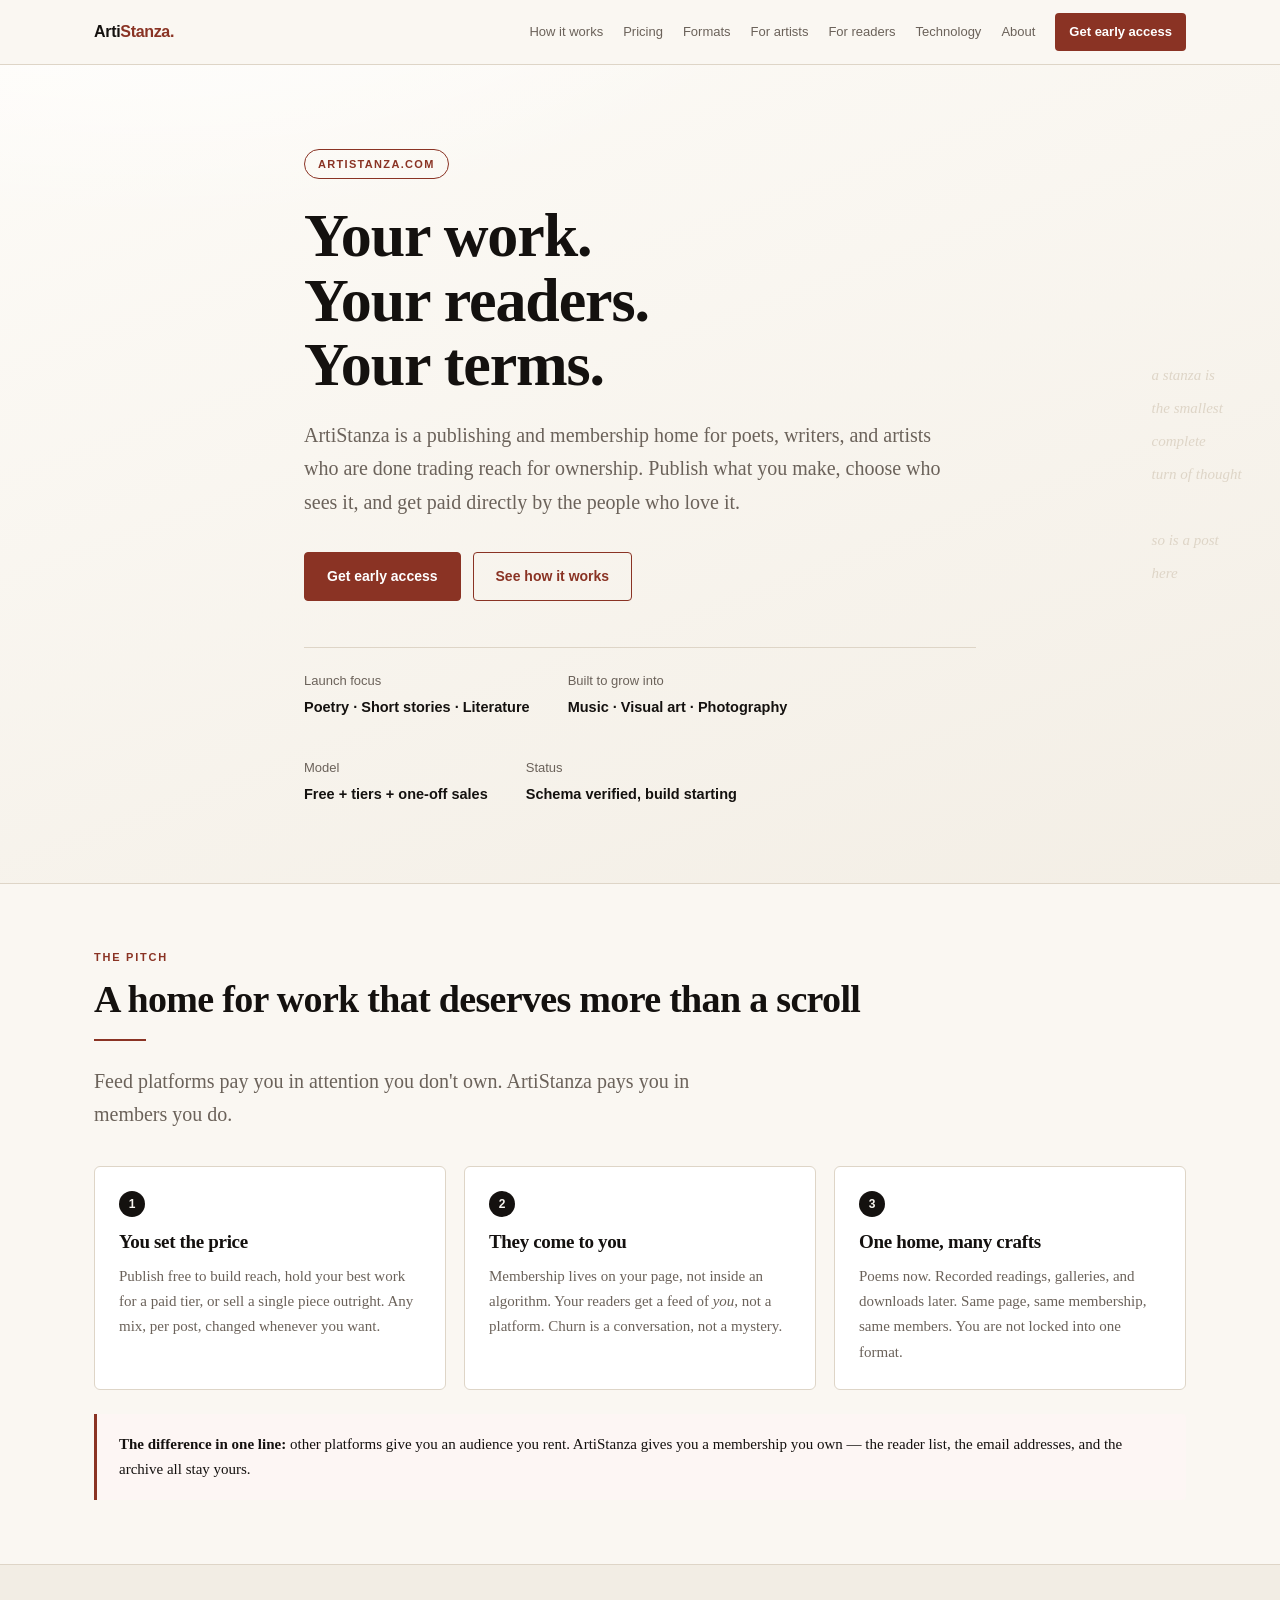
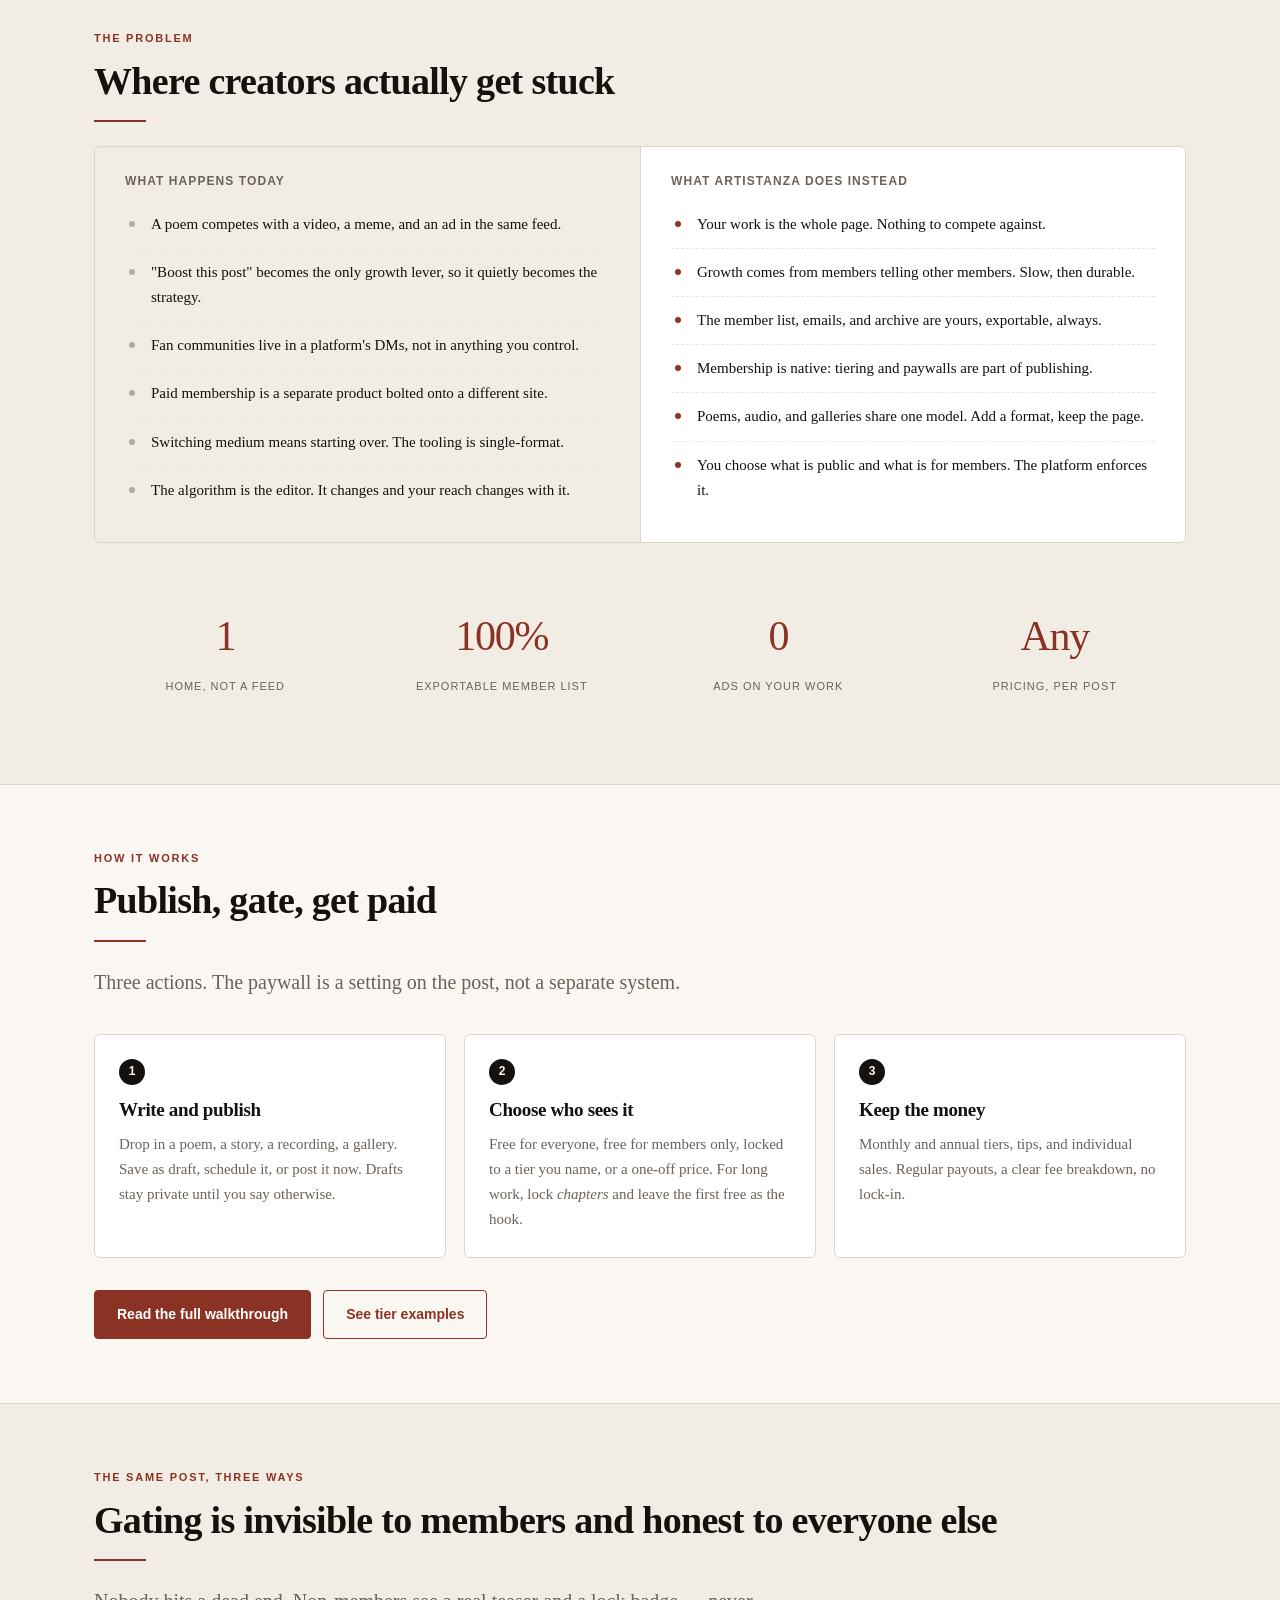
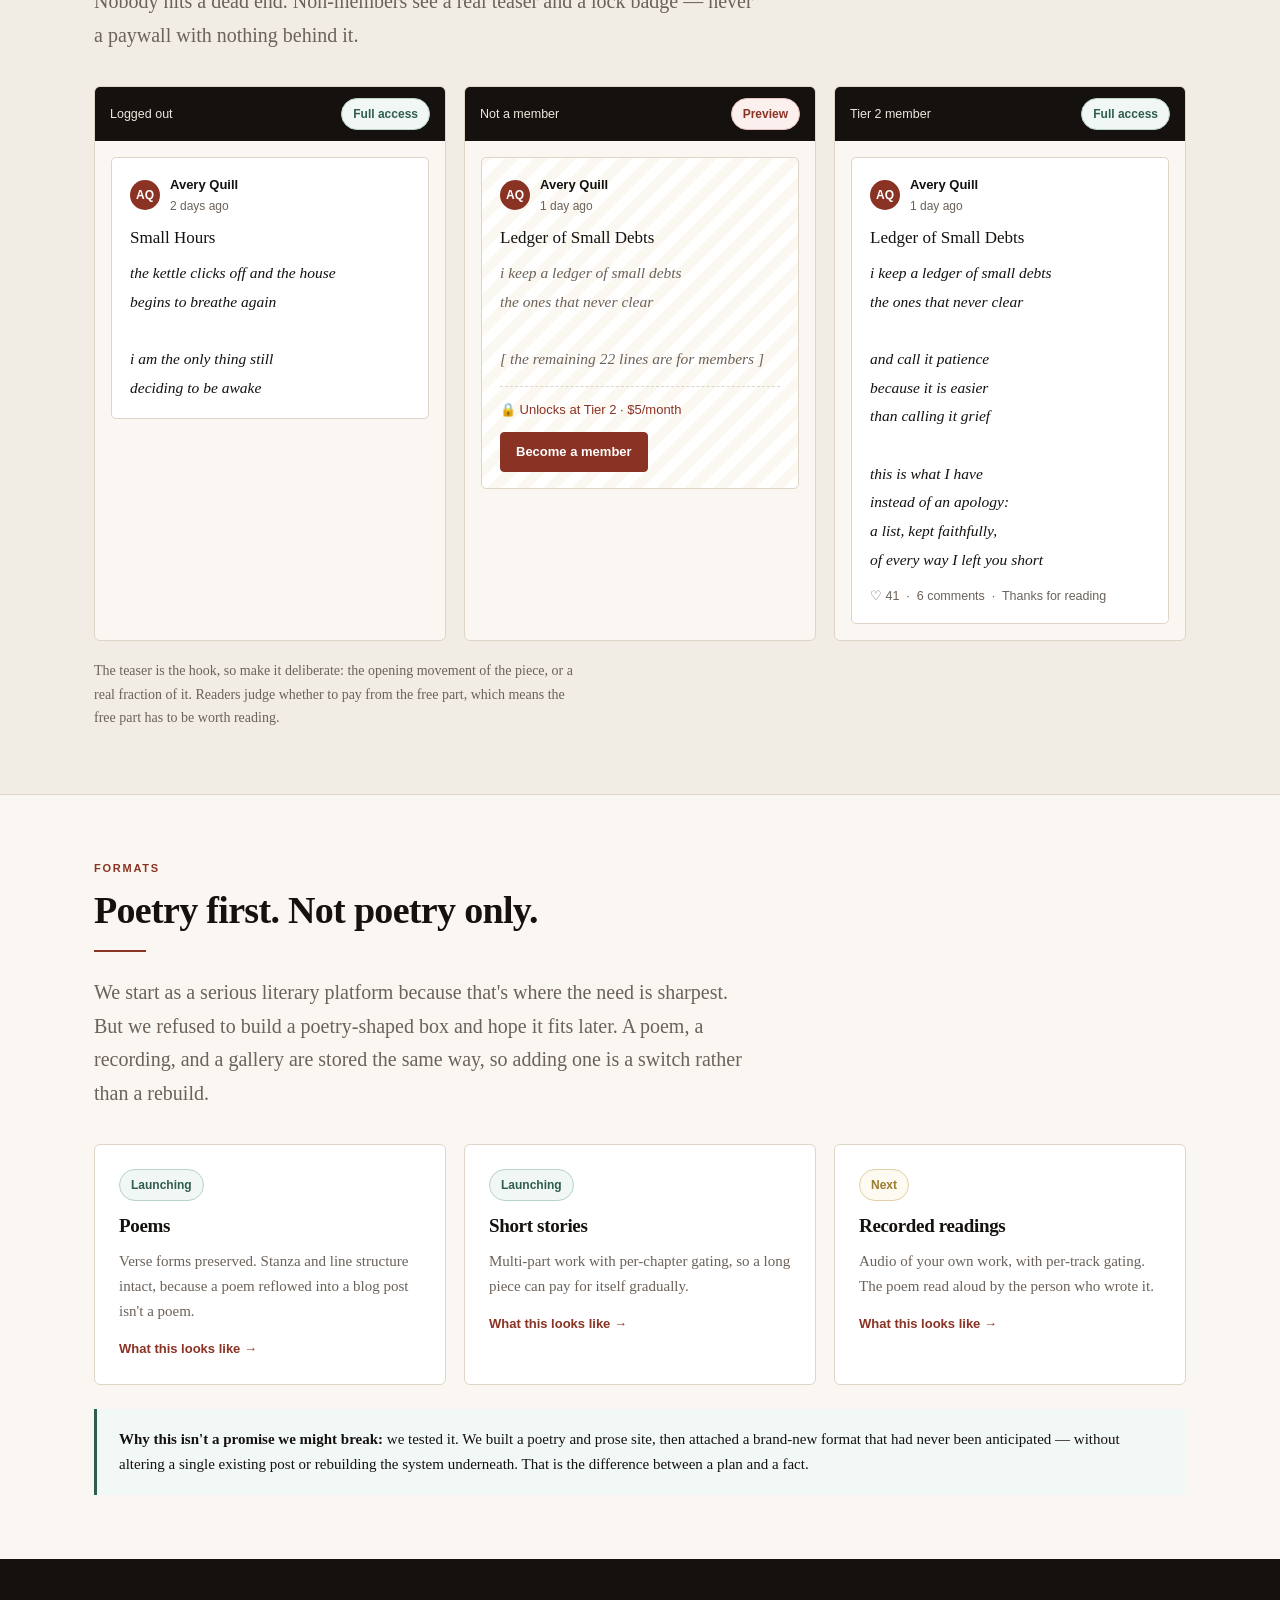
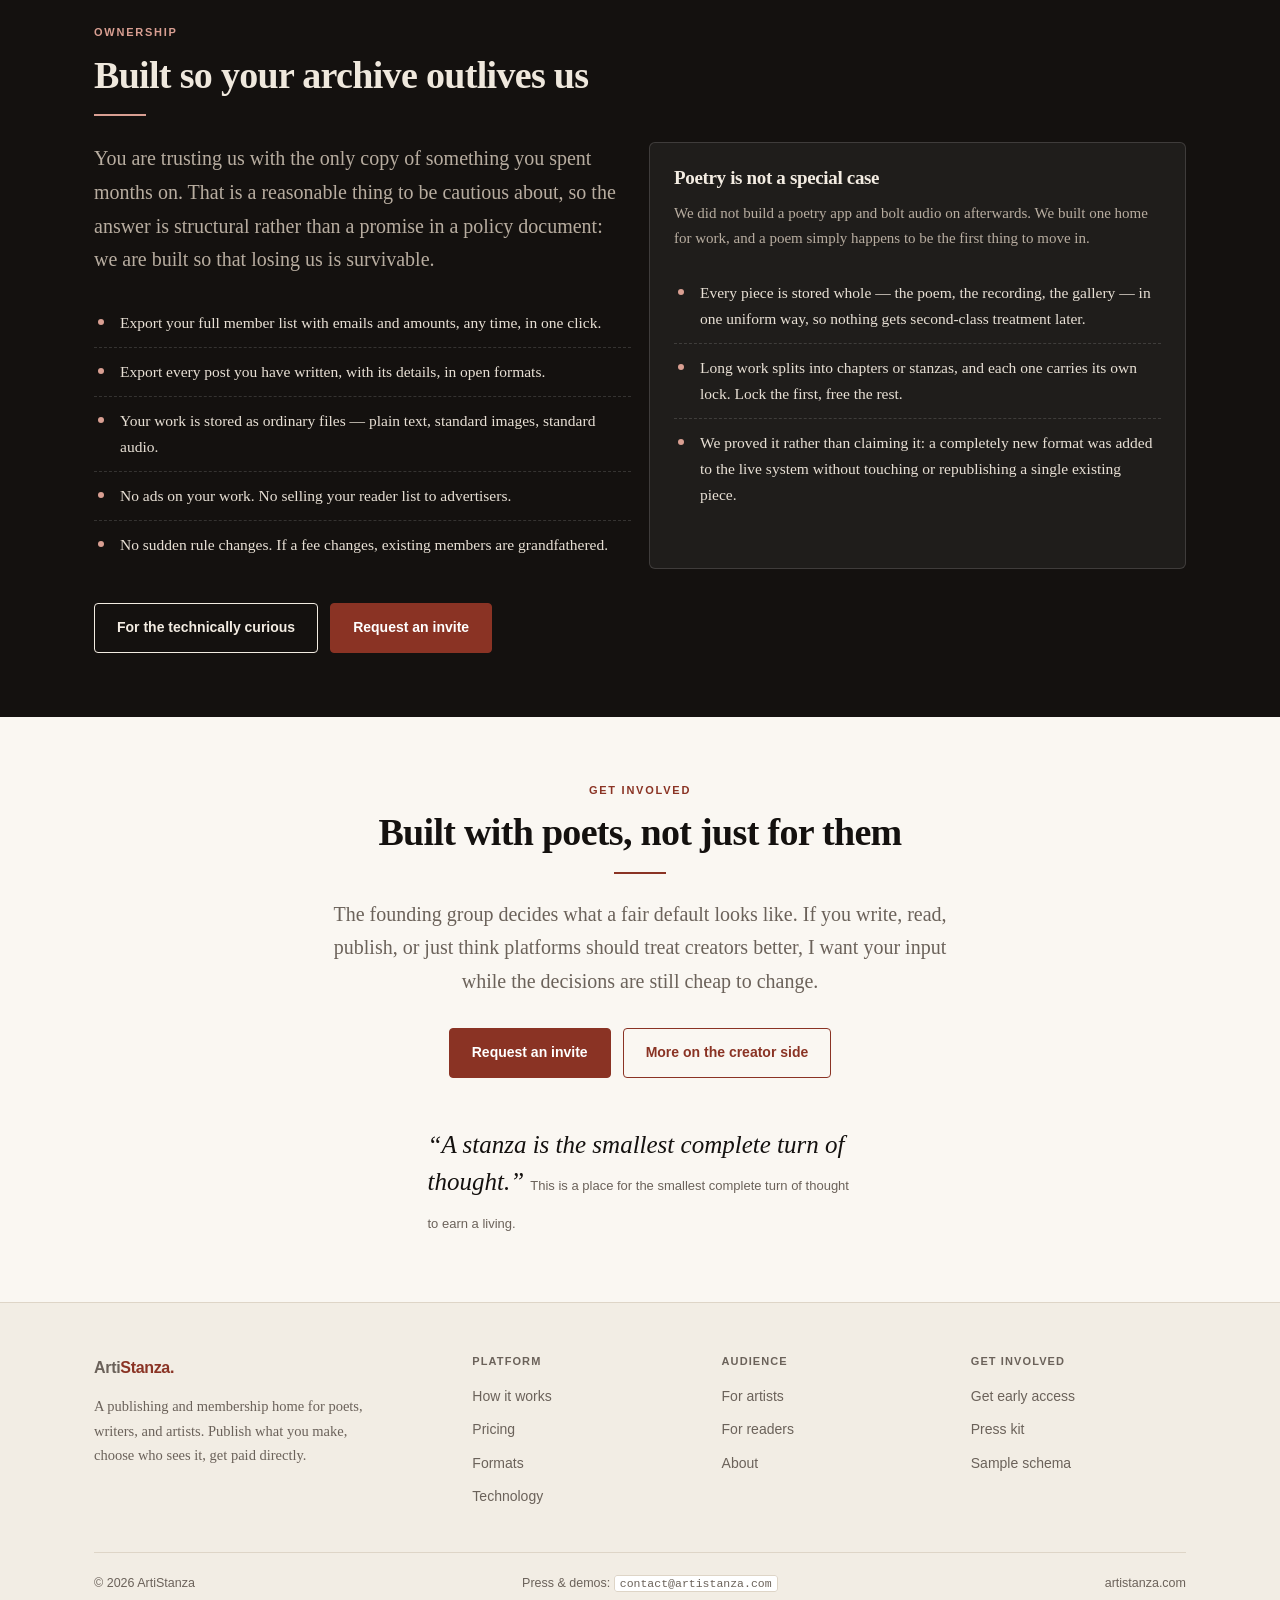
<file: index.html>
<!DOCTYPE html>
<html lang="en">
<head>
<meta charset="utf-8">
<meta name="viewport" content="width=device-width, initial-scale=1">
<title>ArtiStanza — Your work. Your readers. Your terms.</title>
<meta name="description" content="ArtiStanza is a publishing and membership home for poets, writers, and artists. Publish what you make, choose who sees it, and get paid directly by the people who love it.">
<link rel="stylesheet" href="assets/css/site.css">
<link rel="icon" href="data:image/svg+xml,<svg xmlns='http://www.w3.org/2000/svg' viewBox='0 0 32 32'><rect width='32' height='32' rx='6' fill='%2314110f'/><text x='16' y='23' font-family='Georgia,serif' font-size='20' fill='%23faf7f2' text-anchor='middle'>A</text></svg>">
</head>
<body>
<a class="skip" href="#main">Skip to content</a>

<header class="site-head">
  <div class="wrap head-inner">
    <a class="logo" href="index.html">Arti<span>Stanza</span><span class="dot">.</span></a>
    <button class="nav-toggle" aria-expanded="false" aria-controls="primary-nav">Menu</button>
    <nav class="primary" id="primary-nav" aria-label="Primary">
      <a href="how-it-works.html">How it works</a>
      <a href="pricing.html">Pricing</a>
      <a href="formats.html">Formats</a>
      <a href="for-artists.html">For artists</a>
      <a href="for-readers.html">For readers</a>
      <a href="technology.html">Technology</a>
      <a href="about.html">About</a>
      <a class="nav-cta" href="contact.html">Get early access</a>
    </nav>
  </div>
</header>

<main id="main">

  <!-- ===================== HERO ===================== -->
  <section class="hero">
    <div class="hero-stanza" aria-hidden="true">a stanza is
the smallest
complete
turn of thought

so is a post
here</div>
    <div class="wrap hero-inner">
      <span class="badge">artistanza.com</span>
      <h1>Your work.<br>Your readers.<br>Your terms.</h1>
      <p class="lede">
        ArtiStanza is a publishing and membership home for poets, writers, and artists
        who are done trading reach for ownership. Publish what you make, choose who sees
        it, and get paid directly by the people who love it.
      </p>
      <div class="btn-row">
        <a class="btn" href="contact.html">Get early access</a>
        <a class="btn ghost" href="how-it-works.html">See how it works</a>
      </div>
      <div class="hero-meta">
        <div>Launch focus<b>Poetry &middot; Short stories &middot; Literature</b></div>
        <div>Built to grow into<b>Music &middot; Visual art &middot; Photography</b></div>
        <div>Model<b>Free + tiers + one-off sales</b></div>
        <div>Status<b>Schema verified, build starting</b></div>
      </div>
    </div>
  </section>

  <!-- ===================== THE PITCH ===================== -->
  <section class="section">
    <div class="wrap">
      <p class="eyebrow">The pitch</p>
      <h2>A home for work that deserves more than a scroll</h2>
      <div class="rule"></div>
      <p class="lede">
        Feed platforms pay you in attention you don't own. ArtiStanza pays you in
        members you do.
      </p>

      <div class="grid g3" style="margin-top:34px">
        <div class="card">
          <div class="num">1</div>
          <h3>You set the price</h3>
          <p>Publish free to build reach, hold your best work for a paid tier, or sell a
             single piece outright. Any mix, per post, changed whenever you want.</p>
        </div>
        <div class="card">
          <div class="num">2</div>
          <h3>They come to you</h3>
          <p>Membership lives on your page, not inside an algorithm. Your readers get a
             feed of <em>you</em>, not a platform. Churn is a conversation, not a mystery.</p>
        </div>
        <div class="card">
          <div class="num">3</div>
          <h3>One home, many crafts</h3>
          <p>Poems now. Recorded readings, galleries, and downloads later. Same page,
             same membership, same members. You are not locked into one format.</p>
        </div>
      </div>

      <div class="note">
        <p><b>The difference in one line:</b> other platforms give you an audience you
        rent. ArtiStanza gives you a membership you own &mdash; the reader list, the email
        addresses, and the archive all stay yours.</p>
      </div>
    </div>
  </section>

  <!-- ===================== PROBLEM ===================== -->
  <section class="section section-alt">
    <div class="wrap">
      <p class="eyebrow">The problem</p>
      <h2>Where creators actually get stuck</h2>
      <div class="rule"></div>

      <div class="vs">
        <div class="old">
          <h3>What happens today</h3>
          <ul class="tight">
            <li>A poem competes with a video, a meme, and an ad in the same feed.</li>
            <li>"Boost this post" becomes the only growth lever, so it quietly becomes the strategy.</li>
            <li>Fan communities live in a platform's DMs, not in anything you control.</li>
            <li>Paid membership is a separate product bolted onto a different site.</li>
            <li>Switching medium means starting over. The tooling is single-format.</li>
            <li>The algorithm is the editor. It changes and your reach changes with it.</li>
          </ul>
        </div>
        <div class="new">
          <h3>What ArtiStanza does instead</h3>
          <ul class="tight">
            <li>Your work is the whole page. Nothing to compete against.</li>
            <li>Growth comes from members telling other members. Slow, then durable.</li>
            <li>The member list, emails, and archive are yours, exportable, always.</li>
            <li>Membership is native: tiering and paywalls are part of publishing.</li>
            <li>Poems, audio, and galleries share one model. Add a format, keep the page.</li>
            <li>You choose what is public and what is for members. The platform enforces it.</li>
          </ul>
        </div>
      </div>

      <div class="stats" style="margin-top:34px">
        <div class="stat"><div class="v">1</div><div class="k">Home, not a feed</div></div>
        <div class="stat"><div class="v">100%</div><div class="k">Exportable member list</div></div>
        <div class="stat"><div class="v">0</div><div class="k">Ads on your work</div></div>
        <div class="stat"><div class="v">Any</div><div class="k">Pricing, per post</div></div>
      </div>
    </div>
  </section>

  <!-- ===================== HOW ===================== -->
  <section class="section">
    <div class="wrap">
      <p class="eyebrow">How it works</p>
      <h2>Publish, gate, get paid</h2>
      <div class="rule"></div>
      <p class="lede">Three actions. The paywall is a setting on the post, not a separate system.</p>

      <div class="grid g3" style="margin-top:34px">
        <div class="card">
          <div class="num">1</div>
          <h3>Write and publish</h3>
          <p>Drop in a poem, a story, a recording, a gallery. Save as draft, schedule it,
             or post it now. Drafts stay private until you say otherwise.</p>
        </div>
        <div class="card">
          <div class="num">2</div>
          <h3>Choose who sees it</h3>
          <p>Free for everyone, free for members only, locked to a tier you name, or a
             one-off price. For long work, lock <em>chapters</em> and leave the first free
             as the hook.</p>
        </div>
        <div class="card">
          <div class="num">3</div>
          <h3>Keep the money</h3>
          <p>Monthly and annual tiers, tips, and individual sales. Regular payouts, a
             clear fee breakdown, no lock-in.</p>
        </div>
      </div>

      <div class="btn-row" style="margin-top:32px">
        <a class="btn" href="how-it-works.html">Read the full walkthrough</a>
        <a class="btn ghost" href="pricing.html">See tier examples</a>
      </div>
    </div>
  </section>

  <!-- ===================== GATING PREVIEW ===================== -->
  <section class="section section-alt">
    <div class="wrap">
      <p class="eyebrow">The same post, three ways</p>
      <h2>Gating is invisible to members and honest to everyone else</h2>
      <div class="rule"></div>
      <p class="lede">
        Nobody hits a dead end. Non-members see a real teaser and a lock badge &mdash;
        never a paywall with nothing behind it.
      </p>

      <div class="grid g3" style="margin-top:34px">
        <div class="mock">
          <div class="mock-bar"><span>Logged out</span><span class="spacer"></span><span class="pill free">Full access</span></div>
          <div class="mock-body">
            <div class="post">
              <div class="post-head">
                <div class="avatar">AQ</div>
                <div><b>Avery Quill</b><div style="color:var(--muted);font-size:12px">2 days ago</div></div>
              </div>
              <p class="post-title">Small Hours</p>
              <p class="poem">the kettle clicks off and the house
begins to breathe again

i am the only thing still
deciding to be awake</p>
            </div>
          </div>
        </div>

        <div class="mock">
          <div class="mock-bar"><span>Not a member</span><span class="spacer"></span><span class="pill locked">Preview</span></div>
          <div class="mock-body">
            <div class="post locked">
              <div class="post-head">
                <div class="avatar">AQ</div>
                <div><b>Avery Quill</b><div style="color:var(--muted);font-size:12px">1 day ago</div></div>
              </div>
              <p class="post-title">Ledger of Small Debts</p>
              <p class="poem" style="color:var(--muted)">i keep a ledger of small debts
the ones that never clear

[ the remaining 22 lines are for members ]</p>
              <div class="lockbar">
                <span>&#128274; Unlocks at Tier 2 &middot; $5/month</span>
                <span class="btn small">Become a member</span>
              </div>
            </div>
          </div>
        </div>

        <div class="mock">
          <div class="mock-bar"><span>Tier 2 member</span><span class="spacer"></span><span class="pill member">Full access</span></div>
          <div class="mock-body">
            <div class="post">
              <div class="post-head">
                <div class="avatar">AQ</div>
                <div><b>Avery Quill</b><div style="color:var(--muted);font-size:12px">1 day ago</div></div>
              </div>
              <p class="post-title">Ledger of Small Debts</p>
              <p class="poem">i keep a ledger of small debts
the ones that never clear

and call it patience
because it is easier
than calling it grief

this is what I have
instead of an apology:
a list, kept faithfully,
of every way I left you short</p>
              <div class="post-foot">&#9825; 41 &nbsp;&middot;&nbsp; 6 comments &nbsp;&middot;&nbsp; Thanks for reading</div>
            </div>
          </div>
        </div>
      </div>

      <p class="small muted" style="margin-top:18px;max-width:70ch">
        The teaser is the hook, so make it deliberate: the opening movement of the piece,
        or a real fraction of it. Readers judge whether to pay from the free part, which
        means the free part has to be worth reading.
      </p>
    </div>
  </section>

  <!-- ===================== FORMATS ===================== -->
  <section class="section">
    <div class="wrap">
      <p class="eyebrow">Formats</p>
      <h2>Poetry first. Not poetry only.</h2>
      <div class="rule"></div>
      <p class="lede">
        We start as a serious literary platform because that's where the need is sharpest.
        But we refused to build a poetry-shaped box and hope it fits later. A poem, a
        recording, and a gallery are stored the same way, so adding one is a switch rather
        than a rebuild.
      </p>

      <div class="grid g3" style="margin-top:34px">
        <a class="card card-link" href="formats.html">
          <span class="pill member">Launching</span>
          <h3 style="margin-top:14px">Poems</h3>
          <p>Verse forms preserved. Stanza and line structure intact, because a poem
             reflowed into a blog post isn't a poem.</p>
          <span class="card-more">What this looks like &rarr;</span>
        </a>
        <a class="card card-link" href="formats.html">
          <span class="pill member">Launching</span>
          <h3 style="margin-top:14px">Short stories</h3>
          <p>Multi-part work with per-chapter gating, so a long piece can pay for
             itself gradually.</p>
          <span class="card-more">What this looks like &rarr;</span>
        </a>
        <a class="card card-link" href="formats.html">
          <span class="pill gold">Next</span>
          <h3 style="margin-top:14px">Recorded readings</h3>
          <p>Audio of your own work, with per-track gating. The poem read aloud by the
             person who wrote it.</p>
          <span class="card-more">What this looks like &rarr;</span>
        </a>
      </div>

      <div class="note green">
        <p><b>Why this isn't a promise we might break:</b> we tested it. We built a
        poetry and prose site, then attached a brand-new format that had never been
        anticipated &mdash; without altering a single existing post or rebuilding the
        system underneath. That is the difference between a plan and a fact.</p>
      </div>
    </div>
  </section>

  <!-- ===================== OWNERSHIP ===================== -->
  <section class="section section-ink">
    <div class="wrap">
      <p class="eyebrow">Ownership</p>
      <h2>Built so your archive outlives us</h2>
      <div class="rule"></div>
      <div class="grid g2" style="margin-top:26px">
        <div>
          <p class="lede muted">
            You are trusting us with the only copy of something you spent months on. That
            is a reasonable thing to be cautious about, so the answer is structural rather
            than a promise in a policy document: we are built so that losing us is
            survivable.
          </p>
          <ul class="tight" style="margin-top:22px">
            <li>Export your full member list with emails and amounts, any time, in one click.</li>
            <li>Export every post you have written, with its details, in open formats.</li>
            <li>Your work is stored as ordinary files &mdash; plain text, standard images, standard audio.</li>
            <li>No ads on your work. No selling your reader list to advertisers.</li>
            <li>No sudden rule changes. If a fee changes, existing members are grandfathered.</li>
          </ul>
        </div>
        <div class="card" style="background:rgba(255,255,255,.05);border-color:rgba(255,255,255,.14)">
          <h3 style="color:#f3ece2">Poetry is not a special case</h3>
          <p class="muted" style="font-size:15px">
            We did not build a poetry app and bolt audio on afterwards. We built one home for
            work, and a poem simply happens to be the first thing to move in.
          </p>
          <ul class="tight" style="margin-top:18px">
            <li style="border-color:rgba(255,255,255,.14);color:#e8e0d5">
              Every piece is stored whole &mdash; the poem, the recording, the gallery &mdash;
              in one uniform way, so nothing gets second-class treatment later.
            </li>
            <li style="border-color:rgba(255,255,255,.14);color:#e8e0d5">
              Long work splits into chapters or stanzas, and each one carries its own lock.
              Lock the first, free the rest.
            </li>
            <li style="border-color:rgba(255,255,255,.14);color:#e8e0d5">
              We proved it rather than claiming it: a completely new format was added to the
              live system without touching or republishing a single existing piece.
            </li>
          </ul>
        </div>
      </div>
      <div class="btn-row" style="margin-top:34px">
        <a class="btn ghost" href="technology.html" style="color:#f3ece2;border-color:#f3ece2">For the technically curious</a>
        <a class="btn" href="contact.html">Request an invite</a>
      </div>
    </div>
  </section>

  <!-- ===================== CTA ===================== -->
  <section class="section">
    <div class="wrap narrow center">
      <p class="eyebrow" style="justify-content:center">Get involved</p>
      <h2>Built with poets, not just for them</h2>
      <div class="rule" style="margin-left:auto;margin-right:auto"></div>
      <p class="lede" style="margin:0 auto 30px">
        The founding group decides what a fair default looks like. If you write, read,
        publish, or just think platforms should treat creators better, I want your input
        while the decisions are still cheap to change.
      </p>
      <div class="btn-row" style="justify-content:center">
        <a class="btn" href="contact.html">Request an invite</a>
        <a class="btn ghost" href="for-artists.html">More on the creator side</a>
      </div>
      <p class="quote" style="margin:48px auto 0;text-align:left">
        &ldquo;A stanza is the smallest complete turn of thought.&rdquo;
        <span class="quote-cite">This is a place for the smallest complete turn of thought
        to earn a living.</span>
      </p>
    </div>
  </section>

</main>

<footer class="site-foot">
  <div class="wrap">
    <div class="foot-grid">
      <div class="foot-col">
        <a class="logo" href="index.html">Arti<span>Stanza</span><span class="dot">.</span></a>
        <p class="foot-about">
          A publishing and membership home for poets, writers, and artists. Publish what
          you make, choose who sees it, get paid directly.
        </p>
      </div>
      <div class="foot-col">
        <h4>Platform</h4>
        <ul>
          <li><a href="how-it-works.html">How it works</a></li>
          <li><a href="pricing.html">Pricing</a></li>
          <li><a href="formats.html">Formats</a></li>
          <li><a href="technology.html">Technology</a></li>
        </ul>
      </div>
      <div class="foot-col">
        <h4>Audience</h4>
        <ul>
          <li><a href="for-artists.html">For artists</a></li>
          <li><a href="for-readers.html">For readers</a></li>
          <li><a href="about.html">About</a></li>
        </ul>
      </div>
      <div class="foot-col">
        <h4>Get involved</h4>
        <ul>
          <li><a href="contact.html">Get early access</a></li>
          <li><a href="contact.html">Press kit</a></li>
          <li><a href="technology.html">Sample schema</a></li>
        </ul>
      </div>
    </div>
    <div class="foot-bottom">
      <div>&copy; 2026 ArtiStanza</div>
      <div>Press &amp; demos: <span class="kbd">contact@artistanza.com</span></div>
      <div>artistanza.com</div>
    </div>
  </div>
</footer>

<script src="assets/js/site.js"></script>
</body>
</html>
</file>
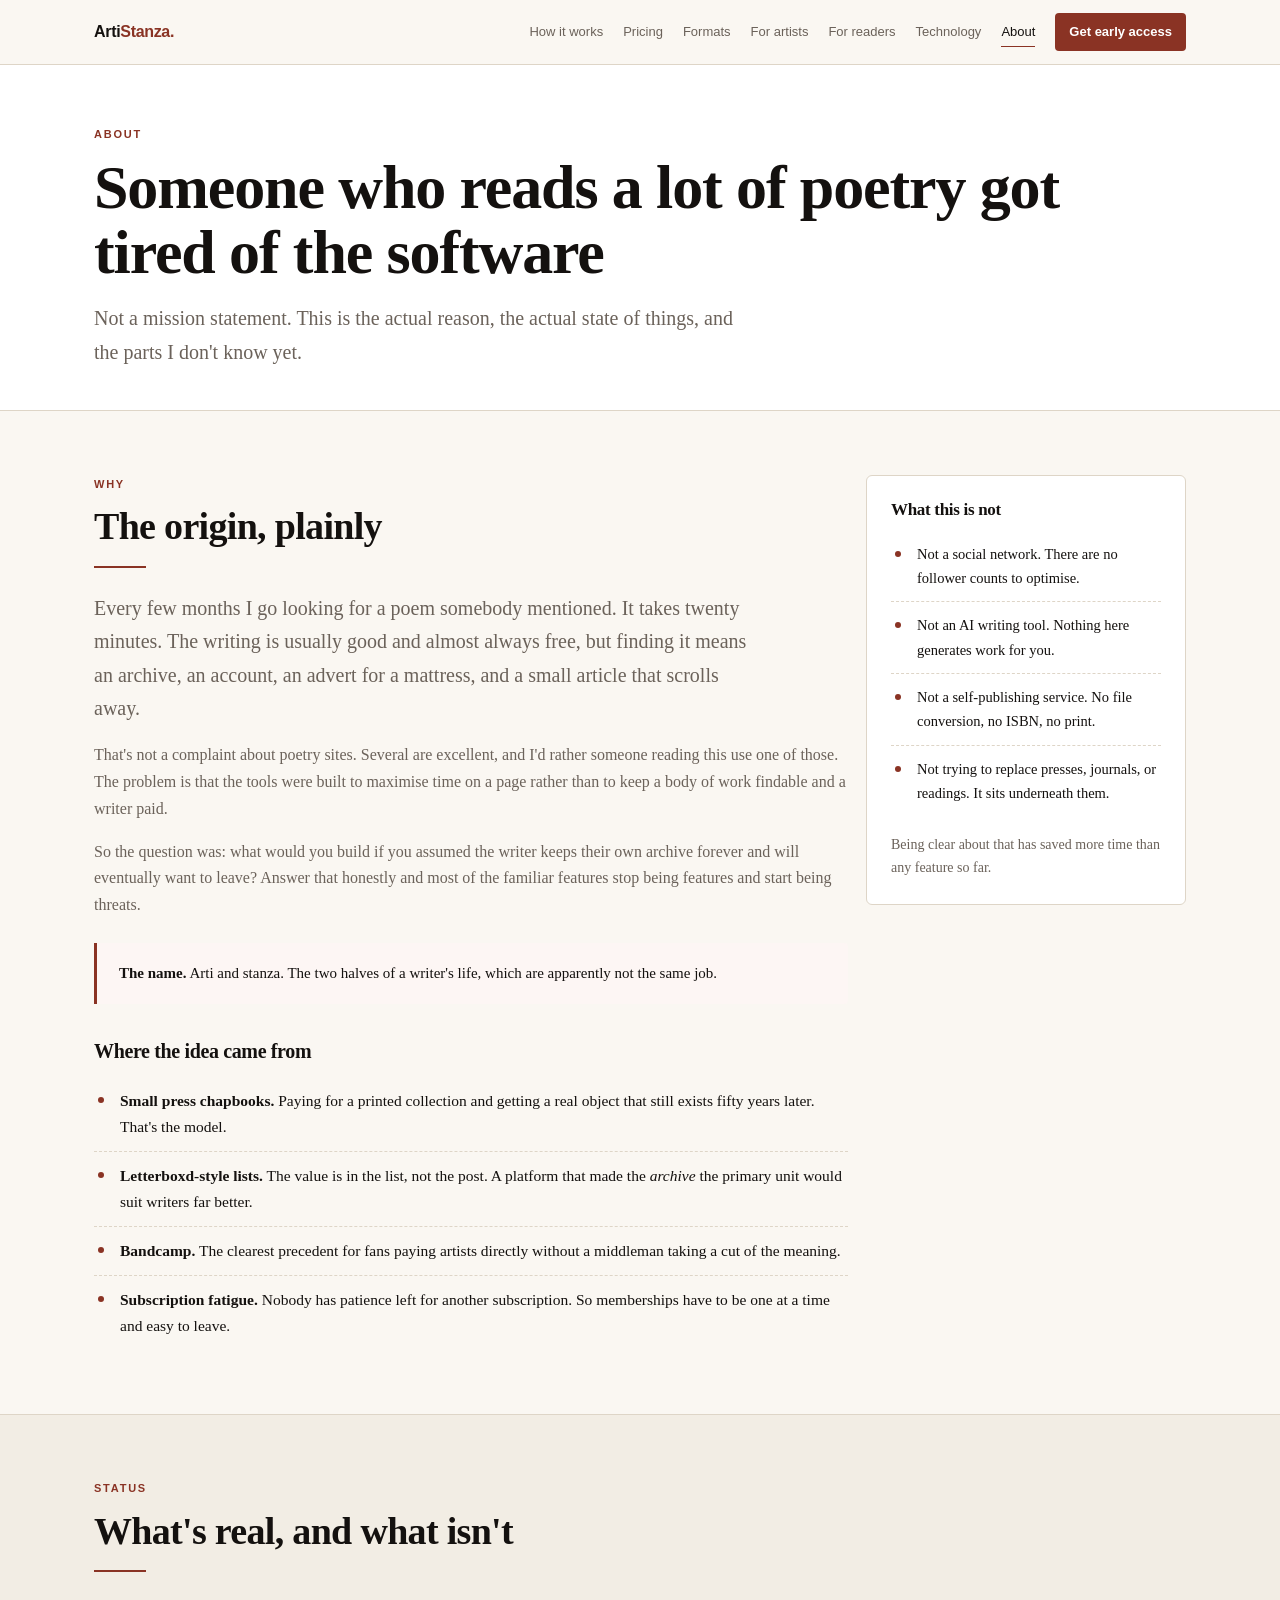
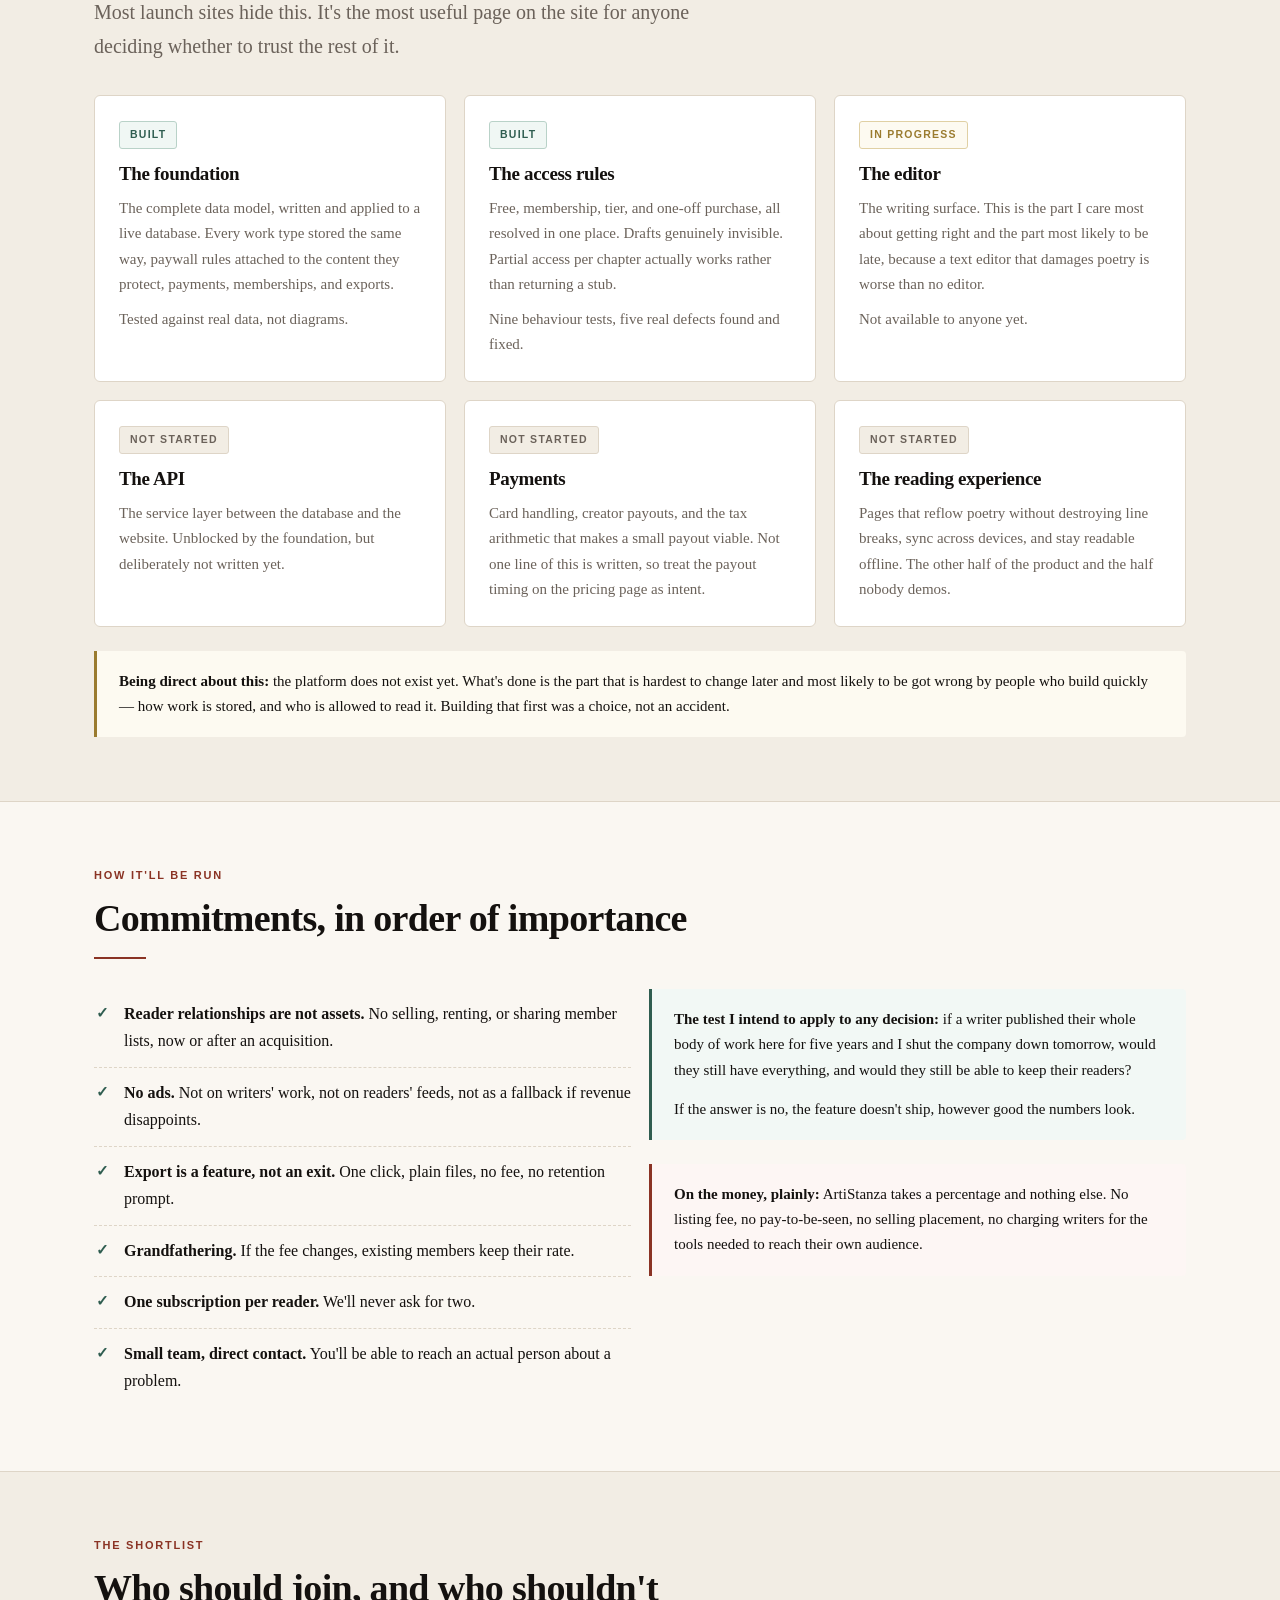
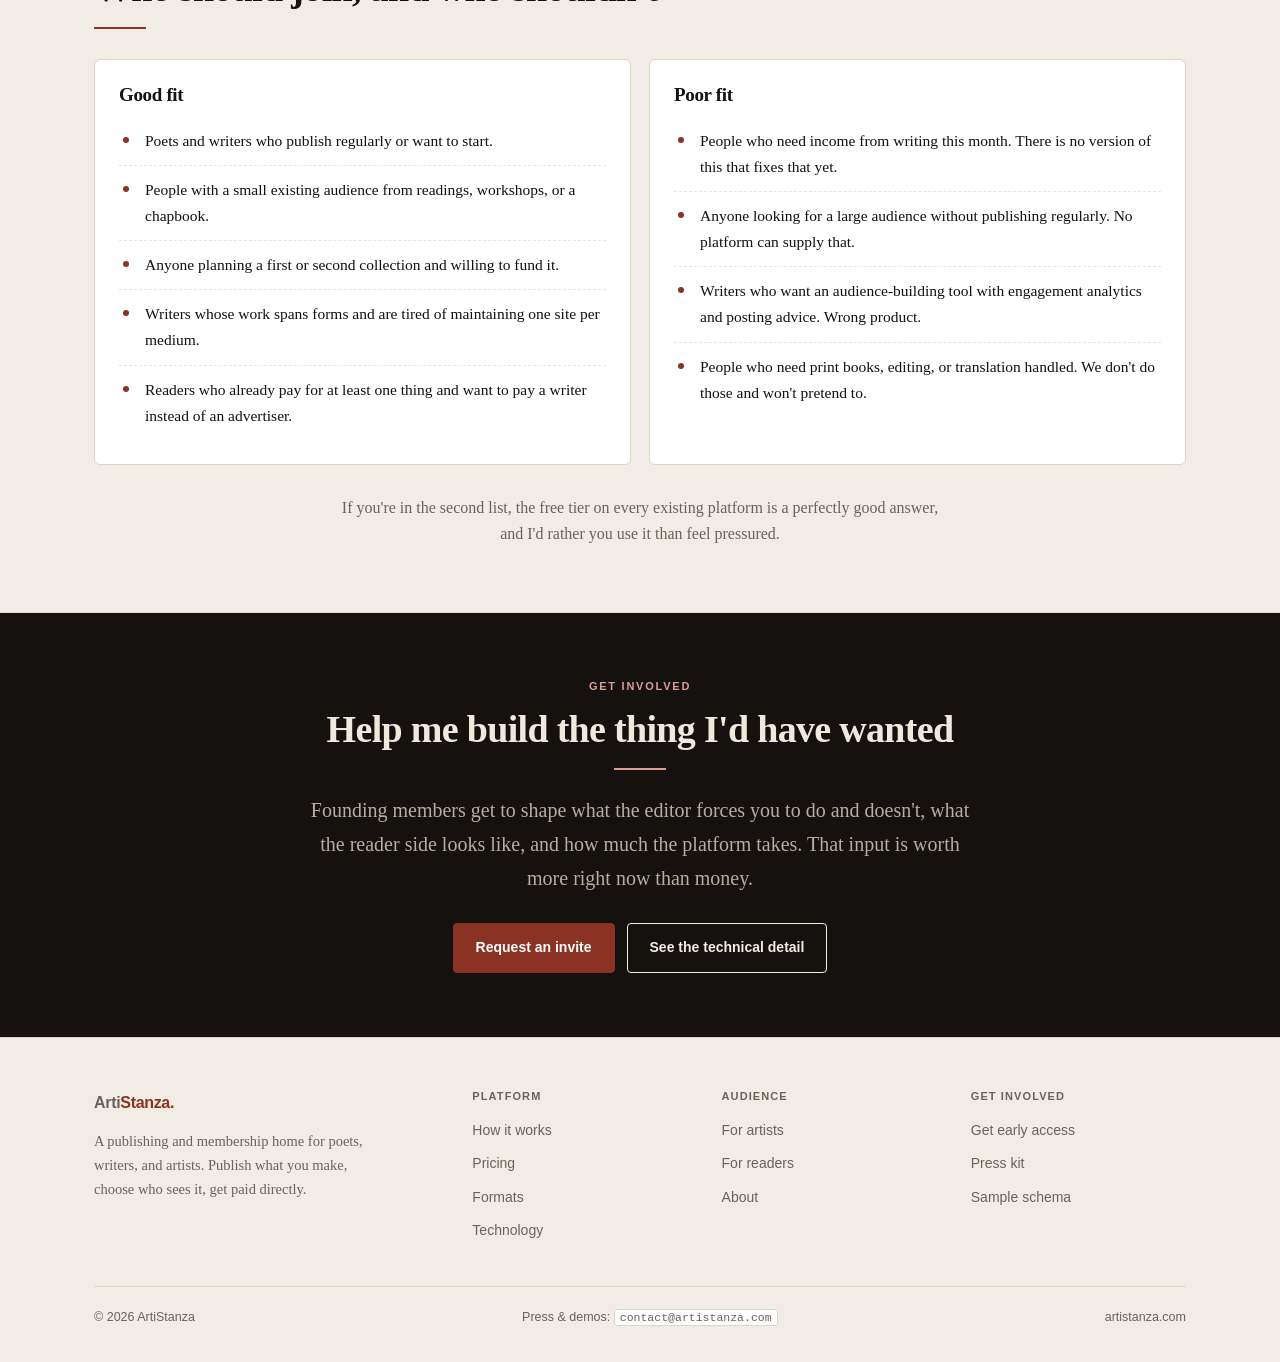
<file: about.html>
<!DOCTYPE html>
<html lang="en">
<head>
<meta charset="utf-8">
<meta name="viewport" content="width=device-width, initial-scale=1">
<title>About — ArtiStanza</title>
<meta name="description" content="Why ArtiStanza exists, what has already been built, and what is not built yet.">
<link rel="stylesheet" href="assets/css/site.css">
<link rel="icon" href="data:image/svg+xml,<svg xmlns='http://www.w3.org/2000/svg' viewBox='0 0 32 32'><rect width='32' height='32' rx='6' fill='%2314110f'/><text x='16' y='23' font-family='Georgia,serif' font-size='20' fill='%23faf7f2' text-anchor='middle'>A</text></svg>">
</head>
<body>
<a class="skip" href="#main">Skip to content</a>

<header class="site-head">
  <div class="wrap head-inner">
    <a class="logo" href="index.html">Arti<span>Stanza</span><span class="dot">.</span></a>
    <button class="nav-toggle" aria-expanded="false" aria-controls="primary-nav">Menu</button>
    <nav class="primary" id="primary-nav" aria-label="Primary">
      <a href="how-it-works.html">How it works</a>
      <a href="pricing.html">Pricing</a>
      <a href="formats.html">Formats</a>
      <a href="for-artists.html">For artists</a>
      <a href="for-readers.html">For readers</a>
      <a href="technology.html">Technology</a>
      <a href="about.html">About</a>
      <a class="nav-cta" href="contact.html">Get early access</a>
    </nav>
  </div>
</header>

<main id="main">

  <section class="page-head">
    <div class="wrap">
      <p class="eyebrow">About</p>
      <h1>Someone who reads a lot of poetry got tired of the software</h1>
      <p class="lede">
        Not a mission statement. This is the actual reason, the actual state of things,
        and the parts I don't know yet.
      </p>
    </div>
  </section>

  <section class="section">
    <div class="wrap">
      <div class="grid g-side">
        <div>
          <p class="eyebrow">Why</p>
          <h2>The origin, plainly</h2>
          <div class="rule"></div>
          <p class="lede">
            Every few months I go looking for a poem somebody mentioned. It takes twenty
            minutes. The writing is usually good and almost always free, but finding it
            means an archive, an account, an advert for a mattress, and a small article
            that scrolls away.
          </p>
          <p class="muted">
            That's not a complaint about poetry sites. Several are excellent, and I'd
            rather someone reading this use one of those. The problem is that the tools
            were built to maximise time on a page rather than to keep a body of work
            findable and a writer paid.
          </p>
          <p class="muted">
            So the question was: what would you build if you assumed the writer keeps
            their own archive forever and will eventually want to leave? Answer that
            honestly and most of the familiar features stop being features and start
            being threats.
          </p>
          <div class="note">
            <p><b>The name.</b> Arti and stanza. The two halves of a writer's life, which
            are apparently not the same job.</p>
          </div>

          <h3 style="margin-top:36px">Where the idea came from</h3>
          <ul class="tight" style="margin-top:14px">
            <li><b>Small press chapbooks.</b> Paying for a printed collection and getting
              a real object that still exists fifty years later. That's the model.</li>
            <li><b>Letterboxd-style lists.</b> The value is in the list, not the post. A
              platform that made the <i>archive</i> the primary unit would suit writers
              far better.</li>
            <li><b>Bandcamp.</b> The clearest precedent for fans paying artists directly
              without a middleman taking a cut of the meaning.</li>
            <li><b>Subscription fatigue.</b> Nobody has patience left for another
              subscription. So memberships have to be one at a time and easy to leave.</li>
          </ul>
        </div>

        <aside class="aside">
          <h3>What this is not</h3>
          <ul class="tight" style="margin-top:10px;font-size:14.5px">
            <li>Not a social network. There are no follower counts to optimise.</li>
            <li>Not an AI writing tool. Nothing here generates work for you.</li>
            <li>Not a self-publishing service. No file conversion, no ISBN, no print.</li>
            <li>Not trying to replace presses, journals, or readings. It sits underneath
              them.</li>
          </ul>
          <p class="small muted" style="margin-top:16px">
            Being clear about that has saved more time than any feature so far.
          </p>
        </aside>
      </div>
    </div>
  </section>

  <!-- ============ STATE OF BUILD ============ -->
  <section class="section section-alt">
    <div class="wrap">
      <p class="eyebrow">Status</p>
      <h2>What's real, and what isn't</h2>
      <div class="rule"></div>
      <p class="lede">
        Most launch sites hide this. It's the most useful page on the site for anyone
        deciding whether to trust the rest of it.
      </p>

      <div class="grid g3" style="margin-top:32px">
        <div class="card">
          <div class="tick done">Built</div>
          <h3>The foundation</h3>
          <p>The complete data model, written and applied to a live database. Every work
             type stored the same way, paywall rules attached to the content they
             protect, payments, memberships, and exports.</p>
          <p class="small muted" style="margin-top:10px">Tested against real data, not
             diagrams.</p>
        </div>
        <div class="card">
          <div class="tick done">Built</div>
          <h3>The access rules</h3>
          <p>Free, membership, tier, and one-off purchase, all resolved in one place.
             Drafts genuinely invisible. Partial access per chapter actually works rather
             than returning a stub.</p>
          <p class="small muted" style="margin-top:10px">Nine behaviour tests, five real
             defects found and fixed.</p>
        </div>
        <div class="card">
          <div class="tick doing">In progress</div>
          <h3>The editor</h3>
          <p>The writing surface. This is the part I care most about getting right and
             the part most likely to be late, because a text editor that damages poetry is
             worse than no editor.</p>
          <p class="small muted" style="margin-top:10px">Not available to anyone yet.</p>
        </div>
        <div class="card">
          <div class="tick todo">Not started</div>
          <h3>The API</h3>
          <p>The service layer between the database and the website. Unblocked by the
             foundation, but deliberately not written yet.</p>
        </div>
        <div class="card">
          <div class="tick todo">Not started</div>
          <h3>Payments</h3>
          <p>Card handling, creator payouts, and the tax arithmetic that makes a small
             payout viable. Not one line of this is written, so treat the payout timing
             on the pricing page as intent.</p>
        </div>
        <div class="card">
          <div class="tick todo">Not started</div>
          <h3>The reading experience</h3>
          <p>Pages that reflow poetry without destroying line breaks, sync across devices,
             and stay readable offline. The other half of the product and the half nobody
             demos.</p>
        </div>
      </div>

      <div class="note gold">
        <p><b>Being direct about this:</b> the platform does not exist yet. What's done
        is the part that is hardest to change later and most likely to be got wrong by
        people who build quickly &mdash; how work is stored, and who is allowed to read
        it. Building that first was a choice, not an accident.</p>
      </div>
    </div>
  </section>

  <!-- ============ PRINCIPLES ============ -->
  <section class="section">
    <div class="wrap">
      <p class="eyebrow">How it'll be run</p>
      <h2>Commitments, in order of importance</h2>
      <div class="rule"></div>
      <div class="grid g2" style="margin-top:30px">
        <div>
          <ul class="rules">
            <li><b>Reader relationships are not assets.</b> No selling, renting, or
              sharing member lists, now or after an acquisition.</li>
            <li><b>No ads.</b> Not on writers' work, not on readers' feeds, not as a
              fallback if revenue disappoints.</li>
            <li><b>Export is a feature, not an exit.</b> One click, plain files, no fee,
              no retention prompt.</li>
            <li><b>Grandfathering.</b> If the fee changes, existing members keep their
              rate.</li>
            <li><b>One subscription per reader.</b> We'll never ask for two.</li>
            <li><b>Small team, direct contact.</b> You'll be able to reach an actual
              person about a problem.</li>
          </ul>
        </div>
        <div>
          <div class="note green" style="margin-top:0">
            <p><b>The test I intend to apply to any decision:</b> if a writer published
            their whole body of work here for five years and I shut the company down
            tomorrow, would they still have everything, and would they still be able to
            keep their readers?</p>
            <p style="margin-top:14px">If the answer is no, the feature doesn't ship,
            however good the numbers look.</p>
          </div>
          <div class="note">
            <p><b>On the money, plainly:</b> ArtiStanza takes a percentage and nothing
            else. No listing fee, no pay-to-be-seen, no selling placement, no charging
            writers for the tools needed to reach their own audience.</p>
          </div>
        </div>
      </div>
    </div>
  </section>

  <!-- ============ WHO THIS IS FOR ============ -->
  <section class="section section-alt">
    <div class="wrap">
      <p class="eyebrow">The shortlist</p>
      <h2>Who should join, and who shouldn't</h2>
      <div class="rule"></div>
      <div class="grid g2" style="margin-top:30px">
        <div class="card">
          <h3>Good fit</h3>
          <ul class="tight" style="margin-top:12px">
            <li>Poets and writers who publish regularly or want to start.</li>
            <li>People with a small existing audience from readings, workshops, or a
              chapbook.</li>
            <li>Anyone planning a first or second collection and willing to fund it.</li>
            <li>Writers whose work spans forms and are tired of maintaining one site per
              medium.</li>
            <li>Readers who already pay for at least one thing and want to pay a writer
              instead of an advertiser.</li>
          </ul>
        </div>
        <div class="card">
          <h3>Poor fit</h3>
          <ul class="tight" style="margin-top:12px">
            <li>People who need income from writing this month. There is no version of
              this that fixes that yet.</li>
            <li>Anyone looking for a large audience without publishing regularly. No
              platform can supply that.</li>
            <li>Writers who want an audience-building tool with engagement analytics and
              posting advice. Wrong product.</li>
            <li>People who need print books, editing, or translation handled. We don't
              do those and won't pretend to.</li>
          </ul>
        </div>
      </div>
      <p class="muted center" style="margin-top:30px;max-width:620px;margin-left:auto;margin-right:auto">
        If you're in the second list, the free tier on every existing platform is a
        perfectly good answer, and I'd rather you use it than feel pressured.
      </p>
    </div>
  </section>

  <!-- ============ CTA ============ -->
  <section class="section section-ink">
    <div class="wrap narrow center">
      <p class="eyebrow" style="justify-content:center">Get involved</p>
      <h2>Help me build the thing I'd have wanted</h2>
      <div class="rule" style="margin-left:auto;margin-right:auto"></div>
      <p class="lede muted" style="margin:0 auto 28px">
        Founding members get to shape what the editor forces you to do and doesn't, what
        the reader side looks like, and how much the platform takes. That input is worth
        more right now than money.
      </p>
      <div class="btn-row" style="justify-content:center">
        <a class="btn" href="contact.html">Request an invite</a>
        <a class="btn ghost" href="technology.html" style="color:#f3ece2;border-color:#f3ece2">See the technical detail</a>
      </div>
    </div>
  </section>

</main>

<footer class="site-foot">
  <div class="wrap">
    <div class="foot-grid">
      <div class="foot-col">
        <a class="logo" href="index.html">Arti<span>Stanza</span><span class="dot">.</span></a>
        <p class="foot-about">
          A publishing and membership home for poets, writers, and artists. Publish what
          you make, choose who sees it, get paid directly.
        </p>
      </div>
      <div class="foot-col">
        <h4>Platform</h4>
        <ul>
          <li><a href="how-it-works.html">How it works</a></li>
          <li><a href="pricing.html">Pricing</a></li>
          <li><a href="formats.html">Formats</a></li>
          <li><a href="technology.html">Technology</a></li>
        </ul>
      </div>
      <div class="foot-col">
        <h4>Audience</h4>
        <ul>
          <li><a href="for-artists.html">For artists</a></li>
          <li><a href="for-readers.html">For readers</a></li>
          <li><a href="about.html">About</a></li>
        </ul>
      </div>
      <div class="foot-col">
        <h4>Get involved</h4>
        <ul>
          <li><a href="contact.html">Get early access</a></li>
          <li><a href="contact.html">Press kit</a></li>
          <li><a href="technology.html">Sample schema</a></li>
        </ul>
      </div>
    </div>
    <div class="foot-bottom">
      <div>&copy; 2026 ArtiStanza</div>
      <div>Press &amp; demos: <span class="kbd">contact@artistanza.com</span></div>
      <div>artistanza.com</div>
    </div>
  </div>
</footer>

<script src="assets/js/site.js"></script>
</body>
</html>
</file>
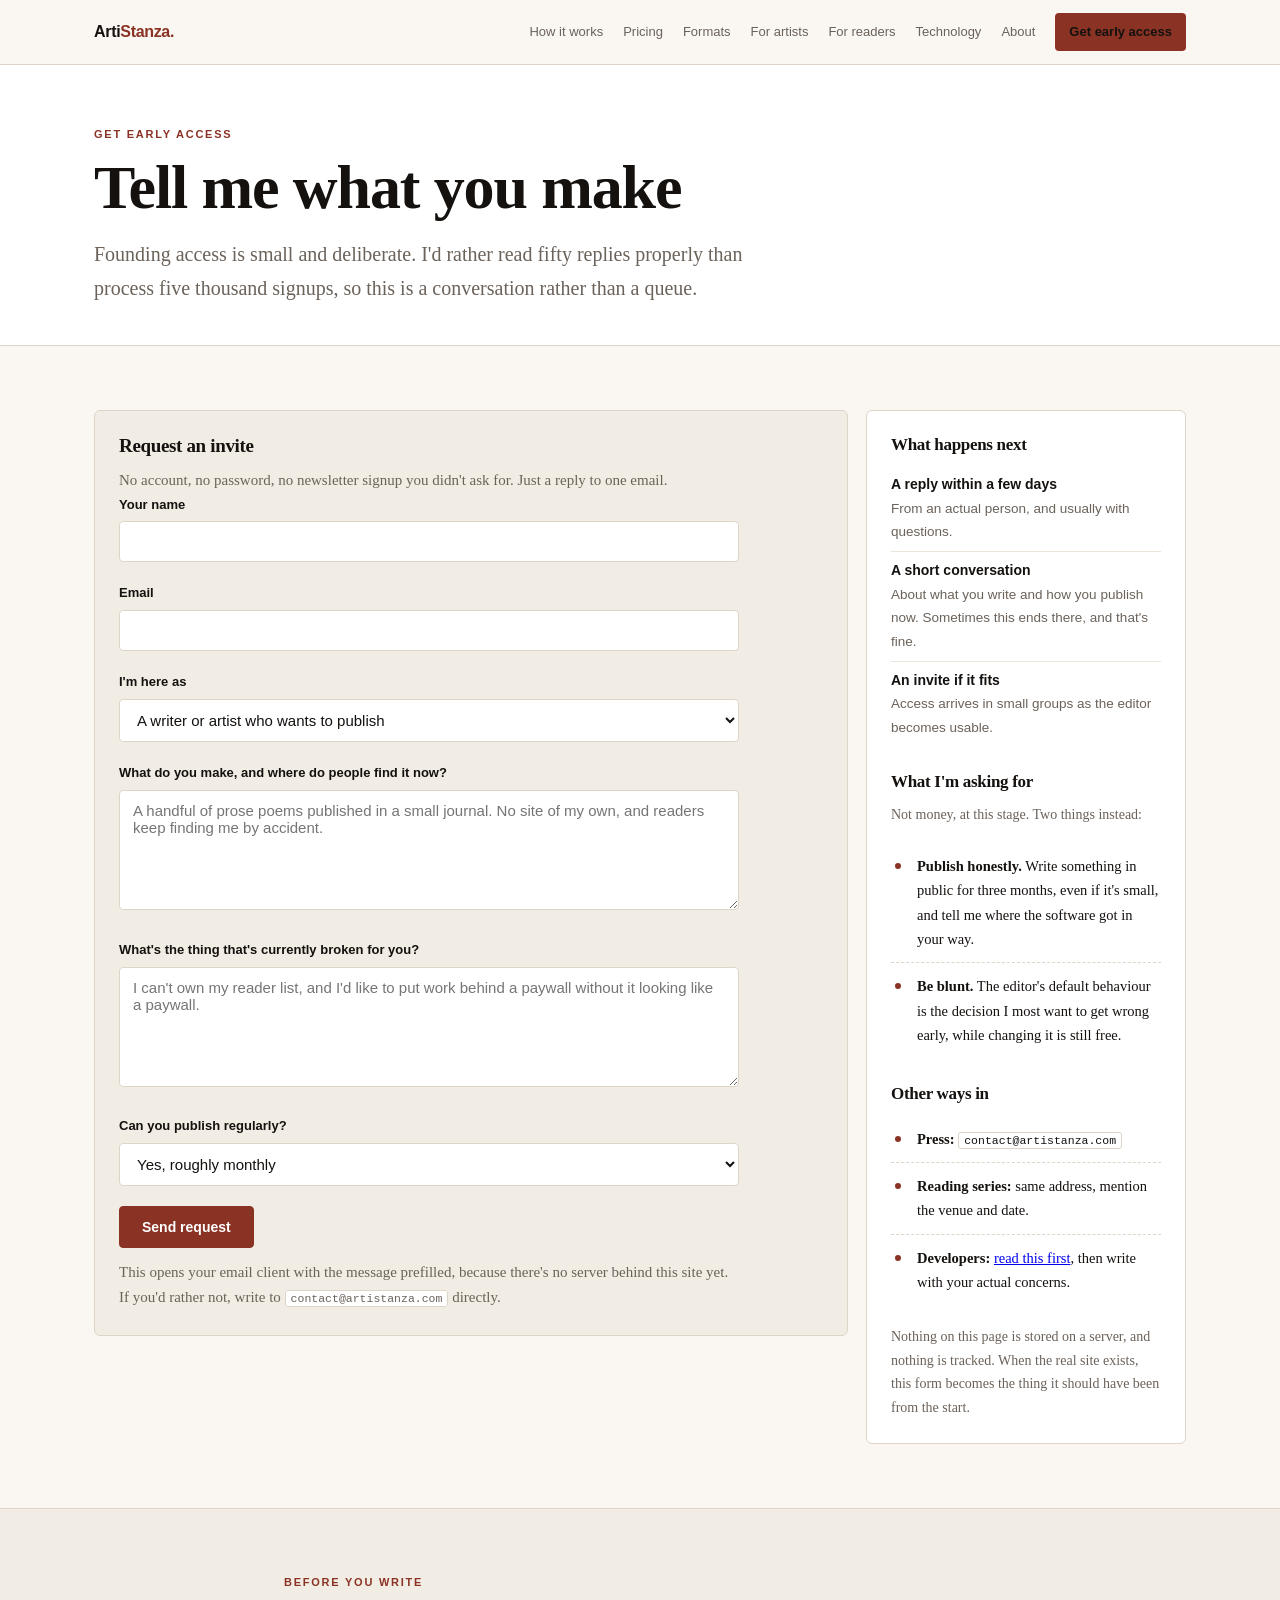
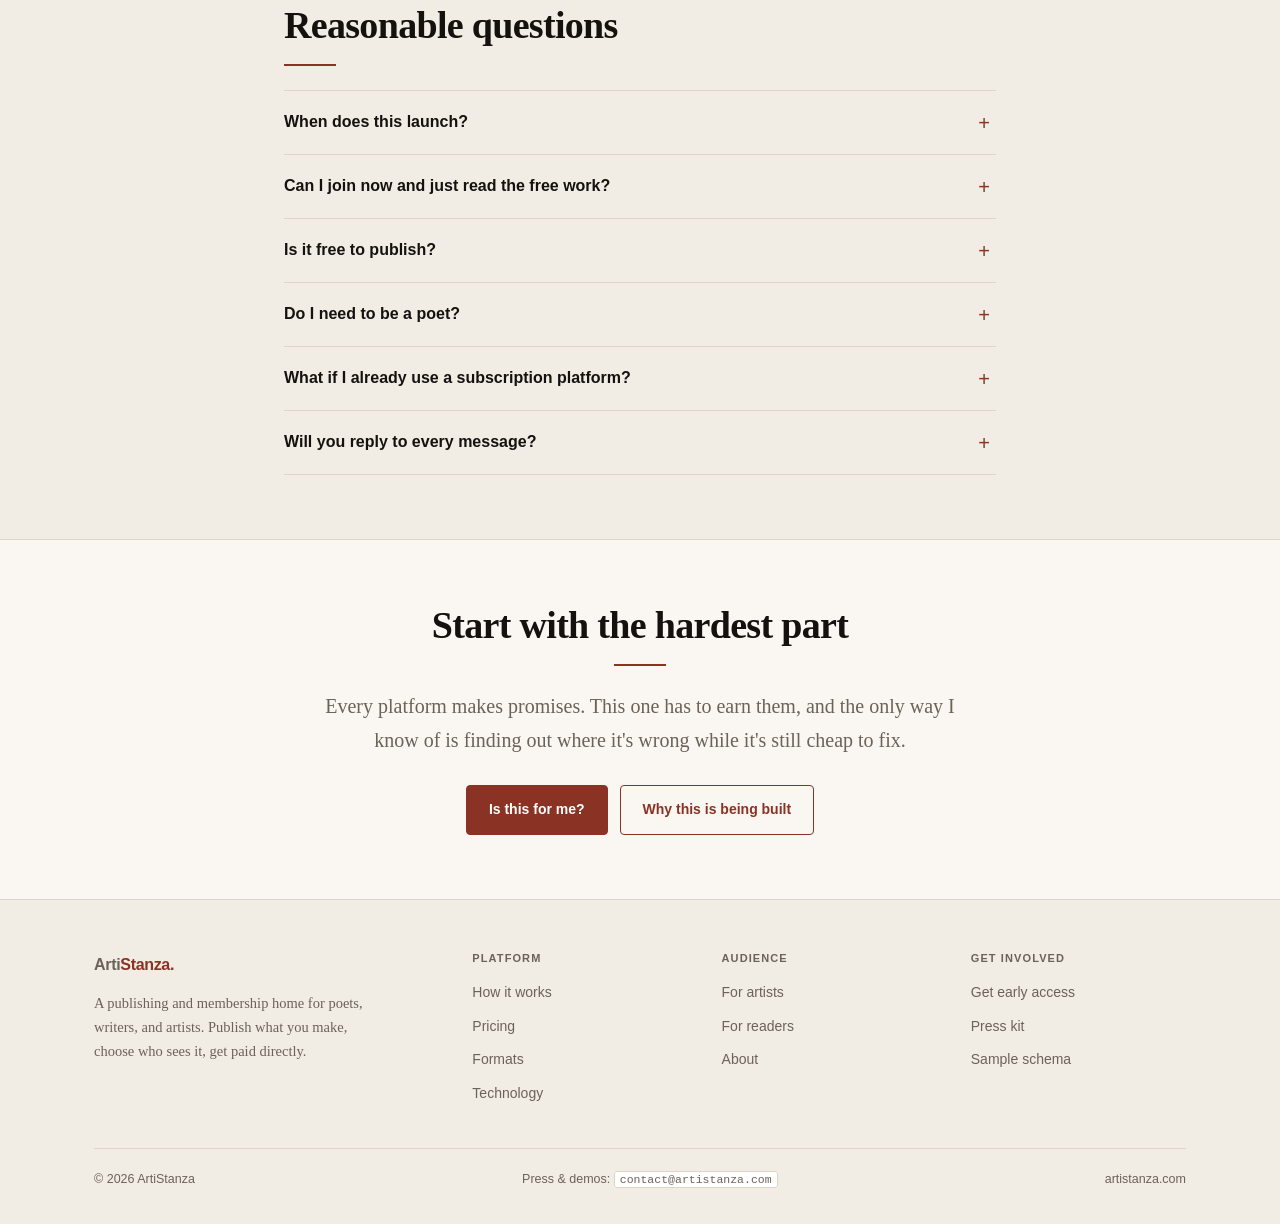
<file: contact.html>
<!DOCTYPE html>
<html lang="en">
<head>
<meta charset="utf-8">
<meta name="viewport" content="width=device-width, initial-scale=1">
<title>Get early access — ArtiStanza</title>
<meta name="description" content="Request an ArtiStanza founding member invite, ask a question, or get in touch with press.">
<link rel="stylesheet" href="assets/css/site.css">
<link rel="icon" href="data:image/svg+xml,<svg xmlns='http://www.w3.org/2000/svg' viewBox='0 0 32 32'><rect width='32' height='32' rx='6' fill='%2314110f'/><text x='16' y='23' font-family='Georgia,serif' font-size='20' fill='%23faf7f2' text-anchor='middle'>A</text></svg>">
</head>
<body>
<a class="skip" href="#main">Skip to content</a>

<header class="site-head">
  <div class="wrap head-inner">
    <a class="logo" href="index.html">Arti<span>Stanza</span><span class="dot">.</span></a>
    <button class="nav-toggle" aria-expanded="false" aria-controls="primary-nav">Menu</button>
    <nav class="primary" id="primary-nav" aria-label="Primary">
      <a href="how-it-works.html">How it works</a>
      <a href="pricing.html">Pricing</a>
      <a href="formats.html">Formats</a>
      <a href="for-artists.html">For artists</a>
      <a href="for-readers.html">For readers</a>
      <a href="technology.html">Technology</a>
      <a href="about.html">About</a>
      <a class="nav-cta" href="contact.html">Get early access</a>
    </nav>
  </div>
</header>

<main id="main">

  <section class="page-head">
    <div class="wrap">
      <p class="eyebrow">Get early access</p>
      <h1>Tell me what you make</h1>
      <p class="lede">
        Founding access is small and deliberate. I'd rather read fifty replies properly
        than process five thousand signups, so this is a conversation rather than a
        queue.
      </p>
    </div>
  </section>

  <section class="section">
    <div class="wrap">
      <div class="grid g-side">
        <div>
          <div class="card" style="background:var(--paper-2)">
            <h3 style="margin-top:0">Request an invite</h3>
            <p class="small muted" style="margin-top:8px">
              No account, no password, no newsletter signup you didn't ask for. Just a
              reply to one email.
            </p>

            <form class="form" action="mailto:contact@artistanza.com" method="post" enctype="text/plain">
              <div class="field">
                <label for="name">Your name</label>
                <input id="name" name="name" type="text" autocomplete="name" required>
              </div>
              <div class="field">
                <label for="email">Email</label>
                <input id="email" name="email" type="email" autocomplete="email" required>
              </div>
              <div class="field">
                <label for="kind">I'm here as</label>
                <select id="kind" name="kind">
                  <option>A writer or artist who wants to publish</option>
                  <option>A reader who wants early access</option>
                  <option>Press, curation, or a reading series</option>
                  <option>A developer evaluating the platform</option>
                  <option>Something else</option>
                </select>
              </div>
              <div class="field">
                <label for="what">What do you make, and where do people find it now?</label>
                <textarea id="what" name="what" rows="5" required
                  placeholder="A handful of prose poems published in a small journal. No site of my own, and readers keep finding me by accident."></textarea>
              </div>
              <div class="field">
                <label for="problem">What's the thing that's currently broken for you?</label>
                <textarea id="problem" name="problem" rows="4"
                  placeholder="I can't own my reader list, and I'd like to put work behind a paywall without it looking like a paywall."></textarea>
              </div>
              <div class="field">
                <label for="commit">Can you publish regularly?</label>
                <select id="commit" name="commit">
                  <option>Yes, roughly monthly</option>
                  <option>Yes, more often than that</option>
                  <option>Every few months</option>
                  <option>Irregular, and I know it</option>
                  <option>I'd like to be</option>
                </select>
              </div>
              <button class="btn" type="submit">Send request</button>
              <p class="small muted" style="margin-top:12px">
                This opens your email client with the message prefilled, because there's no
                server behind this site yet. If you'd rather not, write to
                <span class="kbd">contact@artistanza.com</span> directly.
              </p>
            </form>
          </div>
        </div>

        <aside class="aside">
          <h3>What happens next</h3>
          <ol class="toc" style="margin-top:10px">
            <li>
              <b style="color:var(--ink)">A reply within a few days</b><br>
              <span class="muted" style="font-size:13.5px">From an actual person, and
              usually with questions.</span>
            </li>
            <li>
              <b style="color:var(--ink)">A short conversation</b><br>
              <span class="muted" style="font-size:13.5px">About what you write and how
              you publish now. Sometimes this ends there, and that's fine.</span>
            </li>
            <li>
              <b style="color:var(--ink)">An invite if it fits</b><br>
              <span class="muted" style="font-size:13.5px">Access arrives in small groups
              as the editor becomes usable.</span>
            </li>
          </ol>

          <h3 style="margin-top:26px">What I'm asking for</h3>
          <p class="small muted" style="margin-top:10px">
            Not money, at this stage. Two things instead:
          </p>
          <ul class="tight" style="margin-top:10px;font-size:14.5px">
            <li><b>Publish honestly.</b> Write something in public for three months,
              even if it's small, and tell me where the software got in your way.</li>
            <li><b>Be blunt.</b> The editor's default behaviour is the decision I most
              want to get wrong early, while changing it is still free.</li>
          </ul>

          <h3 style="margin-top:26px">Other ways in</h3>
          <ul class="tight" style="margin-top:10px;font-size:14.5px">
            <li><b>Press:</b> <span class="kbd">contact@artistanza.com</span></li>
            <li><b>Reading series:</b> same address, mention the venue and date.</li>
            <li><b>Developers:</b> <a href="technology.html">read this first</a>, then
              write with your actual concerns.</li>
          </ul>

          <p class="small muted" style="margin-top:20px">
            Nothing on this page is stored on a server, and nothing is tracked. When the
            real site exists, this form becomes the thing it should have been from the
            start.
          </p>
        </aside>
      </div>
    </div>
  </section>

  <!-- ============ FAQ ============ -->
  <section class="section section-alt">
    <div class="wrap narrow">
      <p class="eyebrow">Before you write</p>
      <h2>Reasonable questions</h2>
      <div class="rule"></div>

      <div class="faq" style="margin-top:20px">
        <details>
          <summary>When does this launch?</summary>
          <div class="answer">
            I don't have a date, and giving you one would be dishonest. The foundation is
            done and the editor is the next piece of work. Invites go out when it's usable,
            not before, and you'll hear from me either way.
          </div>
        </details>
        <details>
          <summary>Can I join now and just read the free work?</summary>
          <div class="answer">
            Not yet, because there isn't anything to read. Reading access comes with the
            first group of invites, and free access will always be free once it exists.
          </div>
        </details>
        <details>
          <summary>Is it free to publish?</summary>
          <div class="answer">
            Yes. There's no listing fee and no cost to having an account. The only money
            that moves is when a reader chooses to pay you.
          </div>
        </details>
        <details>
          <summary>Do I need to be a poet?</summary>
          <div class="answer">
            No. Painters, musicians, translators, essayists, and anyone making something
            that reads sequentially all fit. "Artist" here means anyone who publishes
            their own work regularly.
          </div>
        </details>
        <details>
          <summary>What if I already use a subscription platform?</summary>
          <div class="answer">
            Keep it if it's working for you. The point isn't to replace something that
            isn't broken, it's to have an option for people who want to own their list
            and archive.
          </div>
        </details>
        <details>
          <summary>Will you reply to every message?</summary>
          <div class="answer">
            Yes, including critical ones. If you have a genuine objection to how this is
            built, that's the most valuable email I'll get this month.
          </div>
        </details>
      </div>
    </div>
  </section>

  <section class="section">
    <div class="wrap narrow center">
      <h2>Start with the hardest part</h2>
      <div class="rule" style="margin-left:auto;margin-right:auto"></div>
      <p class="lede" style="margin:0 auto 28px">
        Every platform makes promises. This one has to earn them, and the only way I know
        of is finding out where it's wrong while it's still cheap to fix.
      </p>
      <div class="btn-row" style="justify-content:center">
        <a class="btn" href="for-artists.html">Is this for me?</a>
        <a class="btn ghost" href="about.html">Why this is being built</a>
      </div>
    </div>
  </section>

</main>

<footer class="site-foot">
  <div class="wrap">
    <div class="foot-grid">
      <div class="foot-col">
        <a class="logo" href="index.html">Arti<span>Stanza</span><span class="dot">.</span></a>
        <p class="foot-about">
          A publishing and membership home for poets, writers, and artists. Publish what
          you make, choose who sees it, get paid directly.
        </p>
      </div>
      <div class="foot-col">
        <h4>Platform</h4>
        <ul>
          <li><a href="how-it-works.html">How it works</a></li>
          <li><a href="pricing.html">Pricing</a></li>
          <li><a href="formats.html">Formats</a></li>
          <li><a href="technology.html">Technology</a></li>
        </ul>
      </div>
      <div class="foot-col">
        <h4>Audience</h4>
        <ul>
          <li><a href="for-artists.html">For artists</a></li>
          <li><a href="for-readers.html">For readers</a></li>
          <li><a href="about.html">About</a></li>
        </ul>
      </div>
      <div class="foot-col">
        <h4>Get involved</h4>
        <ul>
          <li><a href="contact.html">Get early access</a></li>
          <li><a href="contact.html">Press kit</a></li>
          <li><a href="technology.html">Sample schema</a></li>
        </ul>
      </div>
    </div>
    <div class="foot-bottom">
      <div>&copy; 2026 ArtiStanza</div>
      <div>Press &amp; demos: <span class="kbd">contact@artistanza.com</span></div>
      <div>artistanza.com</div>
    </div>
  </div>
</footer>

<script src="assets/js/site.js"></script>
</body>
</html>
</file>
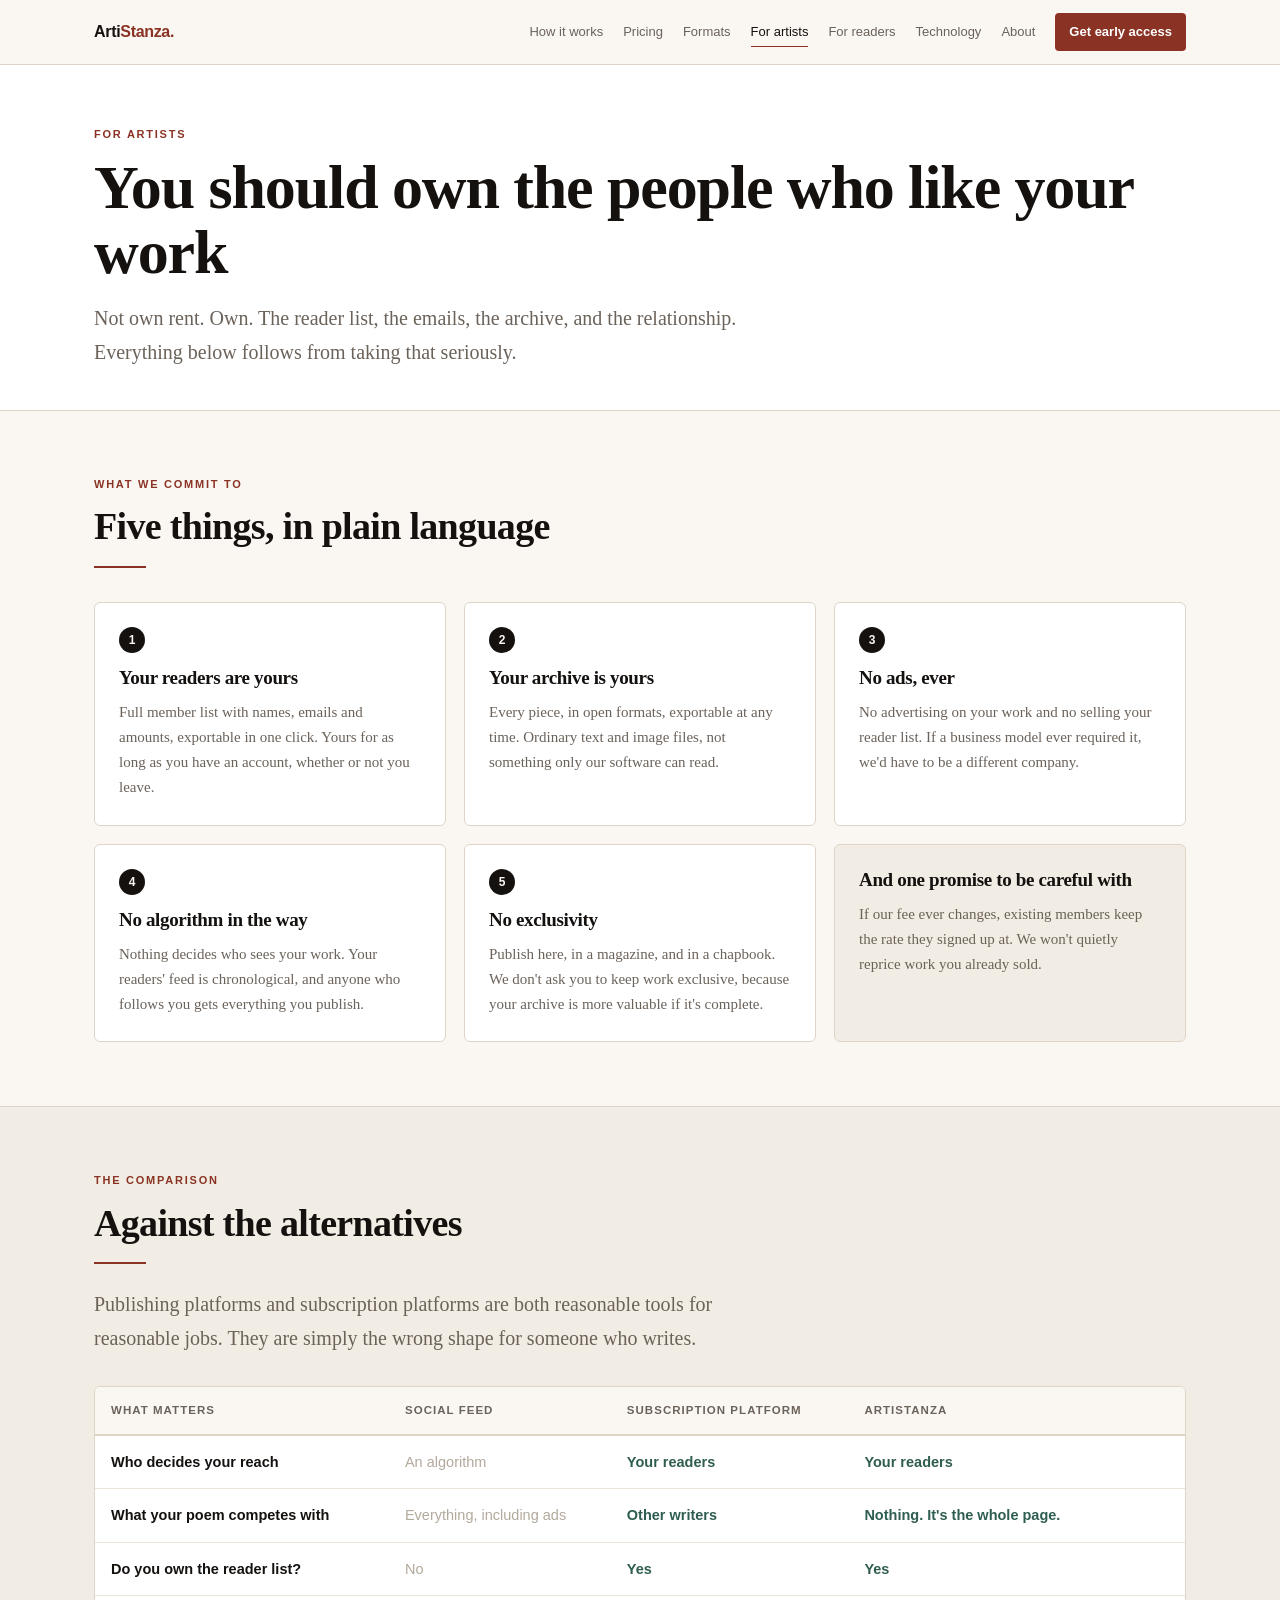
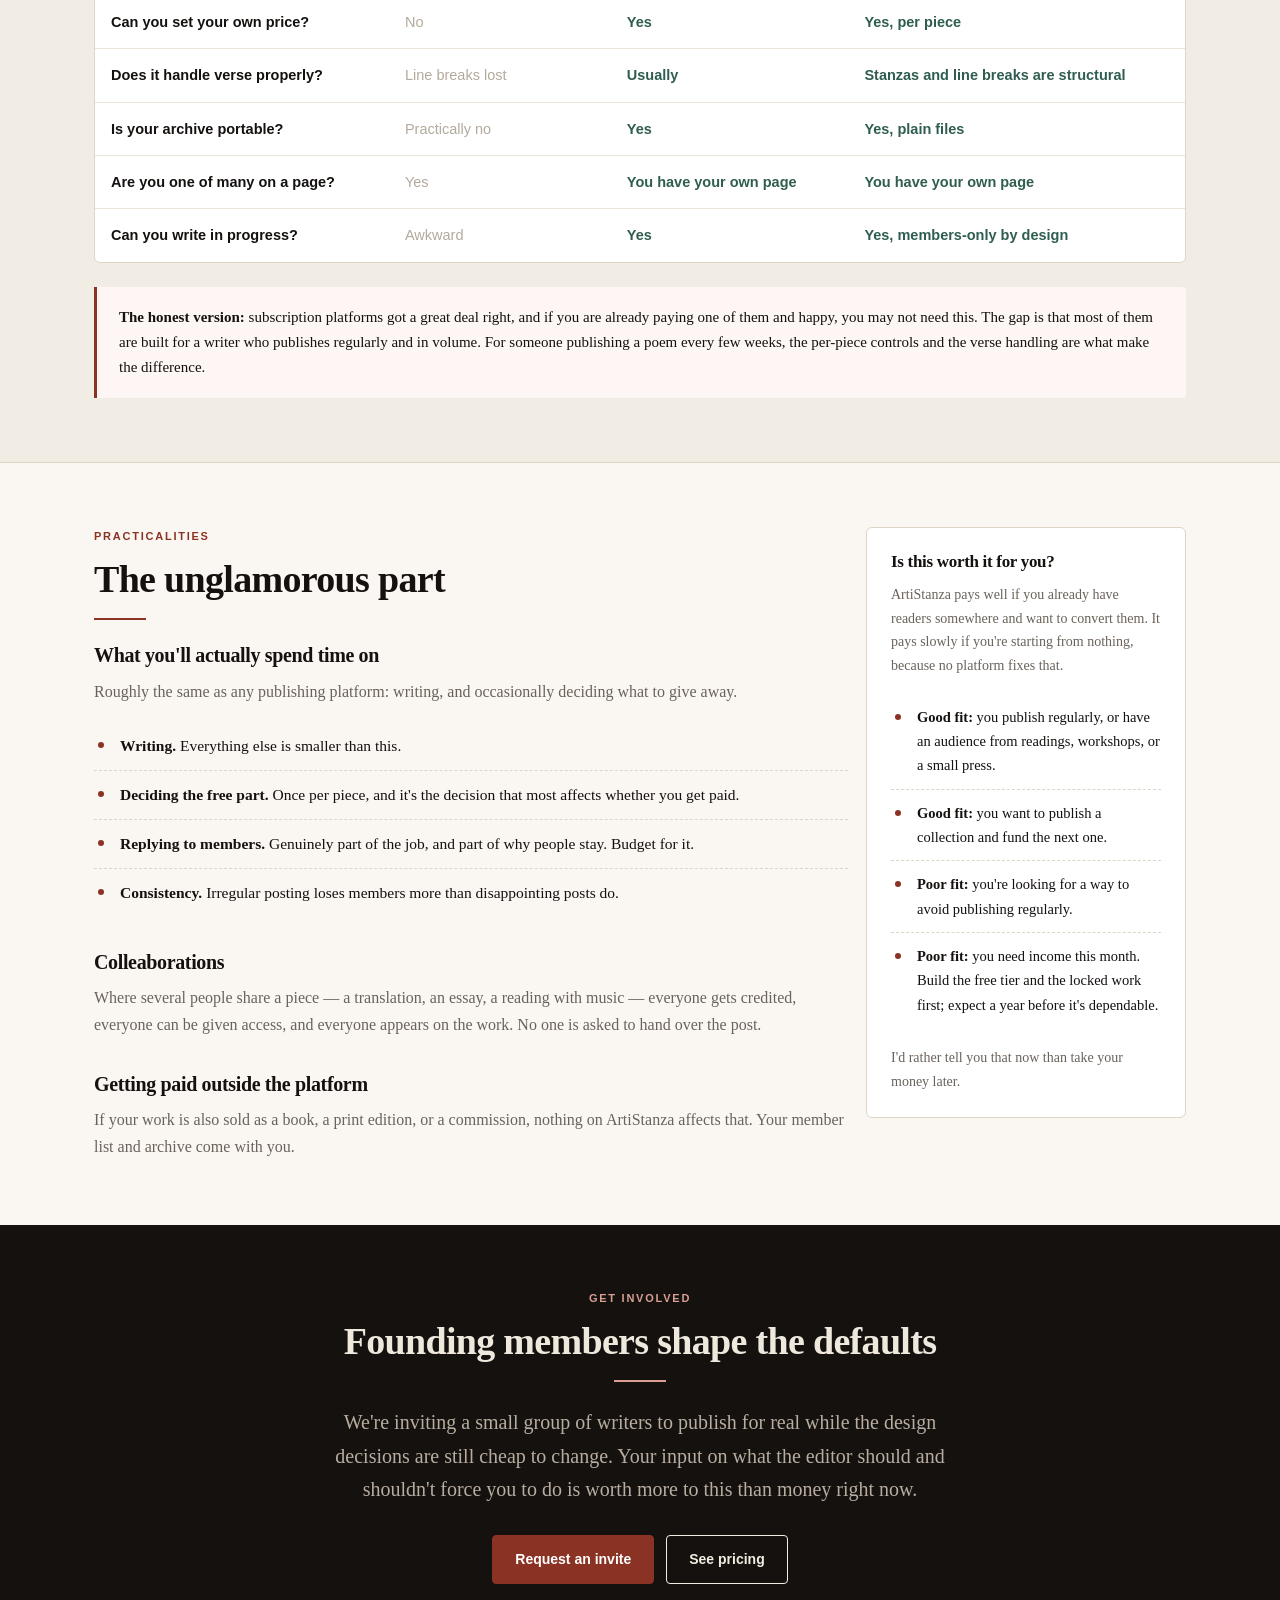
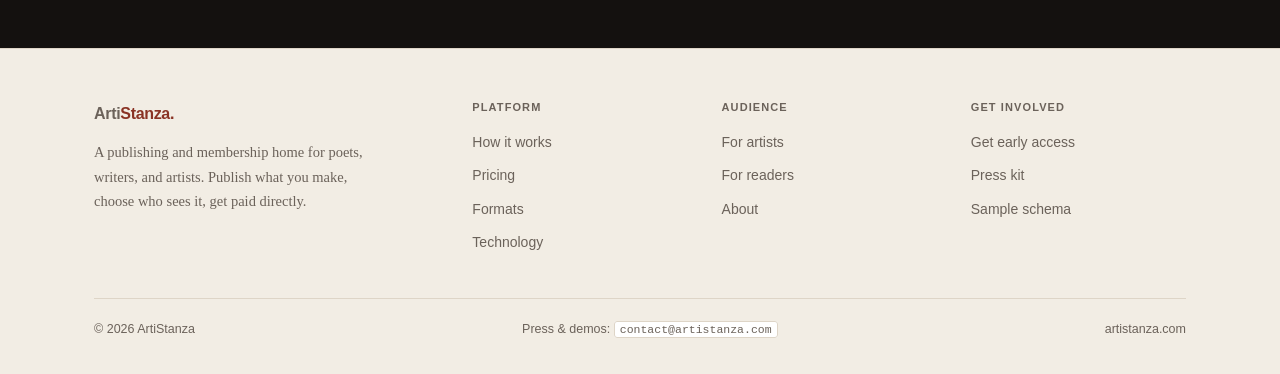
<file: for-artists.html>
<!DOCTYPE html>
<html lang="en">
<head>
<meta charset="utf-8">
<meta name="viewport" content="width=device-width, initial-scale=1">
<title>For artists — ArtiStanza</title>
<meta name="description" content="Keep your reader list, export your archive, set your own prices, and publish without an algorithm deciding who sees your work.">
<link rel="stylesheet" href="assets/css/site.css">
<link rel="icon" href="data:image/svg+xml,<svg xmlns='http://www.w3.org/2000/svg' viewBox='0 0 32 32'><rect width='32' height='32' rx='6' fill='%2314110f'/><text x='16' y='23' font-family='Georgia,serif' font-size='20' fill='%23faf7f2' text-anchor='middle'>A</text></svg>">
</head>
<body>
<a class="skip" href="#main">Skip to content</a>

<header class="site-head">
  <div class="wrap head-inner">
    <a class="logo" href="index.html">Arti<span>Stanza</span><span class="dot">.</span></a>
    <button class="nav-toggle" aria-expanded="false" aria-controls="primary-nav">Menu</button>
    <nav class="primary" id="primary-nav" aria-label="Primary">
      <a href="how-it-works.html">How it works</a>
      <a href="pricing.html">Pricing</a>
      <a href="formats.html">Formats</a>
      <a href="for-artists.html">For artists</a>
      <a href="for-readers.html">For readers</a>
      <a href="technology.html">Technology</a>
      <a href="about.html">About</a>
      <a class="nav-cta" href="contact.html">Get early access</a>
    </nav>
  </div>
</header>

<main id="main">

  <section class="page-head">
    <div class="wrap">
      <p class="eyebrow">For artists</p>
      <h1>You should own the people who like your work</h1>
      <p class="lede">
        Not own rent. Own. The reader list, the emails, the archive, and the relationship.
        Everything below follows from taking that seriously.
      </p>
    </div>
  </section>

  <!-- ============ PROMISES ============ -->
  <section class="section">
    <div class="wrap">
      <p class="eyebrow">What we commit to</p>
      <h2>Five things, in plain language</h2>
      <div class="rule"></div>

      <div class="grid g3" style="margin-top:34px">
        <div class="card">
          <div class="num">1</div>
          <h3>Your readers are yours</h3>
          <p>Full member list with names, emails and amounts, exportable in one click.
             Yours for as long as you have an account, whether or not you leave.</p>
        </div>
        <div class="card">
          <div class="num">2</div>
          <h3>Your archive is yours</h3>
          <p>Every piece, in open formats, exportable at any time. Ordinary text and
             image files, not something only our software can read.</p>
        </div>
        <div class="card">
          <div class="num">3</div>
          <h3>No ads, ever</h3>
          <p>No advertising on your work and no selling your reader list. If a business
             model ever required it, we'd have to be a different company.</p>
        </div>
        <div class="card">
          <div class="num">4</div>
          <h3>No algorithm in the way</h3>
          <p>Nothing decides who sees your work. Your readers' feed is chronological, and
             anyone who follows you gets everything you publish.</p>
        </div>
        <div class="card">
          <div class="num">5</div>
          <h3>No exclusivity</h3>
          <p>Publish here, in a magazine, and in a chapbook. We don't ask you to keep
             work exclusive, because your archive is more valuable if it's complete.</p>
        </div>
        <div class="card" style="background:var(--paper-2)">
          <h3>And one promise to be careful with</h3>
          <p>If our fee ever changes, existing members keep the rate they signed up at.
             We won't quietly reprice work you already sold.</p>
        </div>
      </div>
    </div>
  </section>

  <!-- ============ COMPARISON ============ -->
  <section class="section section-alt">
    <div class="wrap">
      <p class="eyebrow">The comparison</p>
      <h2>Against the alternatives</h2>
      <div class="rule"></div>
      <p class="lede">
        Publishing platforms and subscription platforms are both reasonable tools for
        reasonable jobs. They are simply the wrong shape for someone who writes.
      </p>

      <div class="table-wrap" style="margin-top:30px">
        <table>
          <thead>
            <tr>
              <th>What matters</th>
              <th>Social feed</th>
              <th>Subscription platform</th>
              <th>ArtiStanza</th>
            </tr>
          </thead>
          <tbody>
            <tr>
              <th>Who decides your reach</th>
              <td class="no">An algorithm</td>
              <td class="yes">Your readers</td>
              <td class="yes">Your readers</td>
            </tr>
            <tr>
              <th>What your poem competes with</th>
              <td class="no">Everything, including ads</td>
              <td class="yes">Other writers</td>
              <td class="yes">Nothing. It's the whole page.</td>
            </tr>
            <tr>
              <th>Do you own the reader list?</th>
              <td class="no">No</td>
              <td class="yes">Yes</td>
              <td class="yes">Yes</td>
            </tr>
            <tr>
              <th>Can you set your own price?</th>
              <td class="no">No</td>
              <td class="yes">Yes</td>
              <td class="yes">Yes, per piece</td>
            </tr>
            <tr>
              <th>Does it handle verse properly?</th>
              <td class="no">Line breaks lost</td>
              <td class="yes">Usually</td>
              <td class="yes">Stanzas and line breaks are structural</td>
            </tr>
            <tr>
              <th>Is your archive portable?</th>
              <td class="no">Practically no</td>
              <td class="yes">Yes</td>
              <td class="yes">Yes, plain files</td>
            </tr>
            <tr>
              <th>Are you one of many on a page?</th>
              <td class="no">Yes</td>
              <td class="yes">You have your own page</td>
              <td class="yes">You have your own page</td>
            </tr>
            <tr>
              <th>Can you write in progress?</th>
              <td class="no">Awkward</td>
              <td class="yes">Yes</td>
              <td class="yes">Yes, members-only by design</td>
            </tr>
          </tbody>
        </table>
      </div>

      <div class="note">
        <p><b>The honest version:</b> subscription platforms got a great deal right, and
        if you are already paying one of them and happy, you may not need this. The gap
        is that most of them are built for a writer who publishes regularly and in volume.
        For someone publishing a poem every few weeks, the per-piece controls and the
        verse handling are what make the difference.</p>
      </div>
    </div>
  </section>

  <!-- ============ PRACTICAL ============ -->
  <section class="section">
    <div class="wrap">
      <div class="grid g-side">
        <div>
          <p class="eyebrow">Practicalities</p>
          <h2>The unglamorous part</h2>
          <div class="rule"></div>

          <h3 style="margin-top:8px">What you'll actually spend time on</h3>
          <p class="muted">
            Roughly the same as any publishing platform: writing, and occasionally
            deciding what to give away.
          </p>
          <ul class="tight" style="margin-top:16px">
            <li><b>Writing.</b> Everything else is smaller than this.</li>
            <li><b>Deciding the free part.</b> Once per piece, and it's the decision that
              most affects whether you get paid.</li>
            <li><b>Replying to members.</b> Genuinely part of the job, and part of why
              people stay. Budget for it.</li>
            <li><b>Consistency.</b> Irregular posting loses members more than
              disappointing posts do.</li>
          </ul>

          <h3 style="margin-top:34px">Colleaborations</h3>
          <p class="muted">
            Where several people share a piece &mdash; a translation, an essay, a reading
            with music &mdash; everyone gets credited, everyone can be given access, and
            everyone appears on the work. No one is asked to hand over the post.
          </p>

          <h3 style="margin-top:34px">Getting paid outside the platform</h3>
          <p class="muted">
            If your work is also sold as a book, a print edition, or a commission, nothing
            on ArtiStanza affects that. Your member list and archive come with you.
          </p>
        </div>

        <aside class="aside">
          <h3>Is this worth it for you?</h3>
          <p class="small muted" style="margin-top:10px">
            ArtiStanza pays well if you already have readers somewhere and want to
            convert them. It pays slowly if you're starting from nothing, because no
            platform fixes that.
          </p>
          <ul class="tight" style="margin-top:16px">
            <li><b>Good fit:</b> you publish regularly, or have an audience from
              readings, workshops, or a small press.</li>
            <li><b>Good fit:</b> you want to publish a collection and fund the next one.</li>
            <li><b>Poor fit:</b> you're looking for a way to avoid publishing regularly.</li>
            <li><b>Poor fit:</b> you need income this month. Build the free tier and the
              locked work first; expect a year before it's dependable.</li>
          </ul>
          <p class="small muted" style="margin-top:18px">
            I'd rather tell you that now than take your money later.
          </p>
        </aside>
      </div>
    </div>
  </section>

  <!-- ============ CTA ============ -->
  <section class="section section-ink">
    <div class="wrap narrow center">
      <p class="eyebrow" style="justify-content:center">Get involved</p>
      <h2>Founding members shape the defaults</h2>
      <div class="rule" style="margin-left:auto;margin-right:auto"></div>
      <p class="lede muted" style="margin:0 auto 28px">
        We're inviting a small group of writers to publish for real while the design
        decisions are still cheap to change. Your input on what the editor should and
        shouldn't force you to do is worth more to this than money right now.
      </p>
      <div class="btn-row" style="justify-content:center">
        <a class="btn" href="contact.html">Request an invite</a>
        <a class="btn ghost" href="pricing.html" style="color:#f3ece2;border-color:#f3ece2">See pricing</a>
      </div>
    </div>
  </section>

</main>

<footer class="site-foot">
  <div class="wrap">
    <div class="foot-grid">
      <div class="foot-col">
        <a class="logo" href="index.html">Arti<span>Stanza</span><span class="dot">.</span></a>
        <p class="foot-about">
          A publishing and membership home for poets, writers, and artists. Publish what
          you make, choose who sees it, get paid directly.
        </p>
      </div>
      <div class="foot-col">
        <h4>Platform</h4>
        <ul>
          <li><a href="how-it-works.html">How it works</a></li>
          <li><a href="pricing.html">Pricing</a></li>
          <li><a href="formats.html">Formats</a></li>
          <li><a href="technology.html">Technology</a></li>
        </ul>
      </div>
      <div class="foot-col">
        <h4>Audience</h4>
        <ul>
          <li><a href="for-artists.html">For artists</a></li>
          <li><a href="for-readers.html">For readers</a></li>
          <li><a href="about.html">About</a></li>
        </ul>
      </div>
      <div class="foot-col">
        <h4>Get involved</h4>
        <ul>
          <li><a href="contact.html">Get early access</a></li>
          <li><a href="contact.html">Press kit</a></li>
          <li><a href="technology.html">Sample schema</a></li>
        </ul>
      </div>
    </div>
    <div class="foot-bottom">
      <div>&copy; 2026 ArtiStanza</div>
      <div>Press &amp; demos: <span class="kbd">contact@artistanza.com</span></div>
      <div>artistanza.com</div>
    </div>
  </div>
</footer>

<script src="assets/js/site.js"></script>
</body>
</html>
</file>
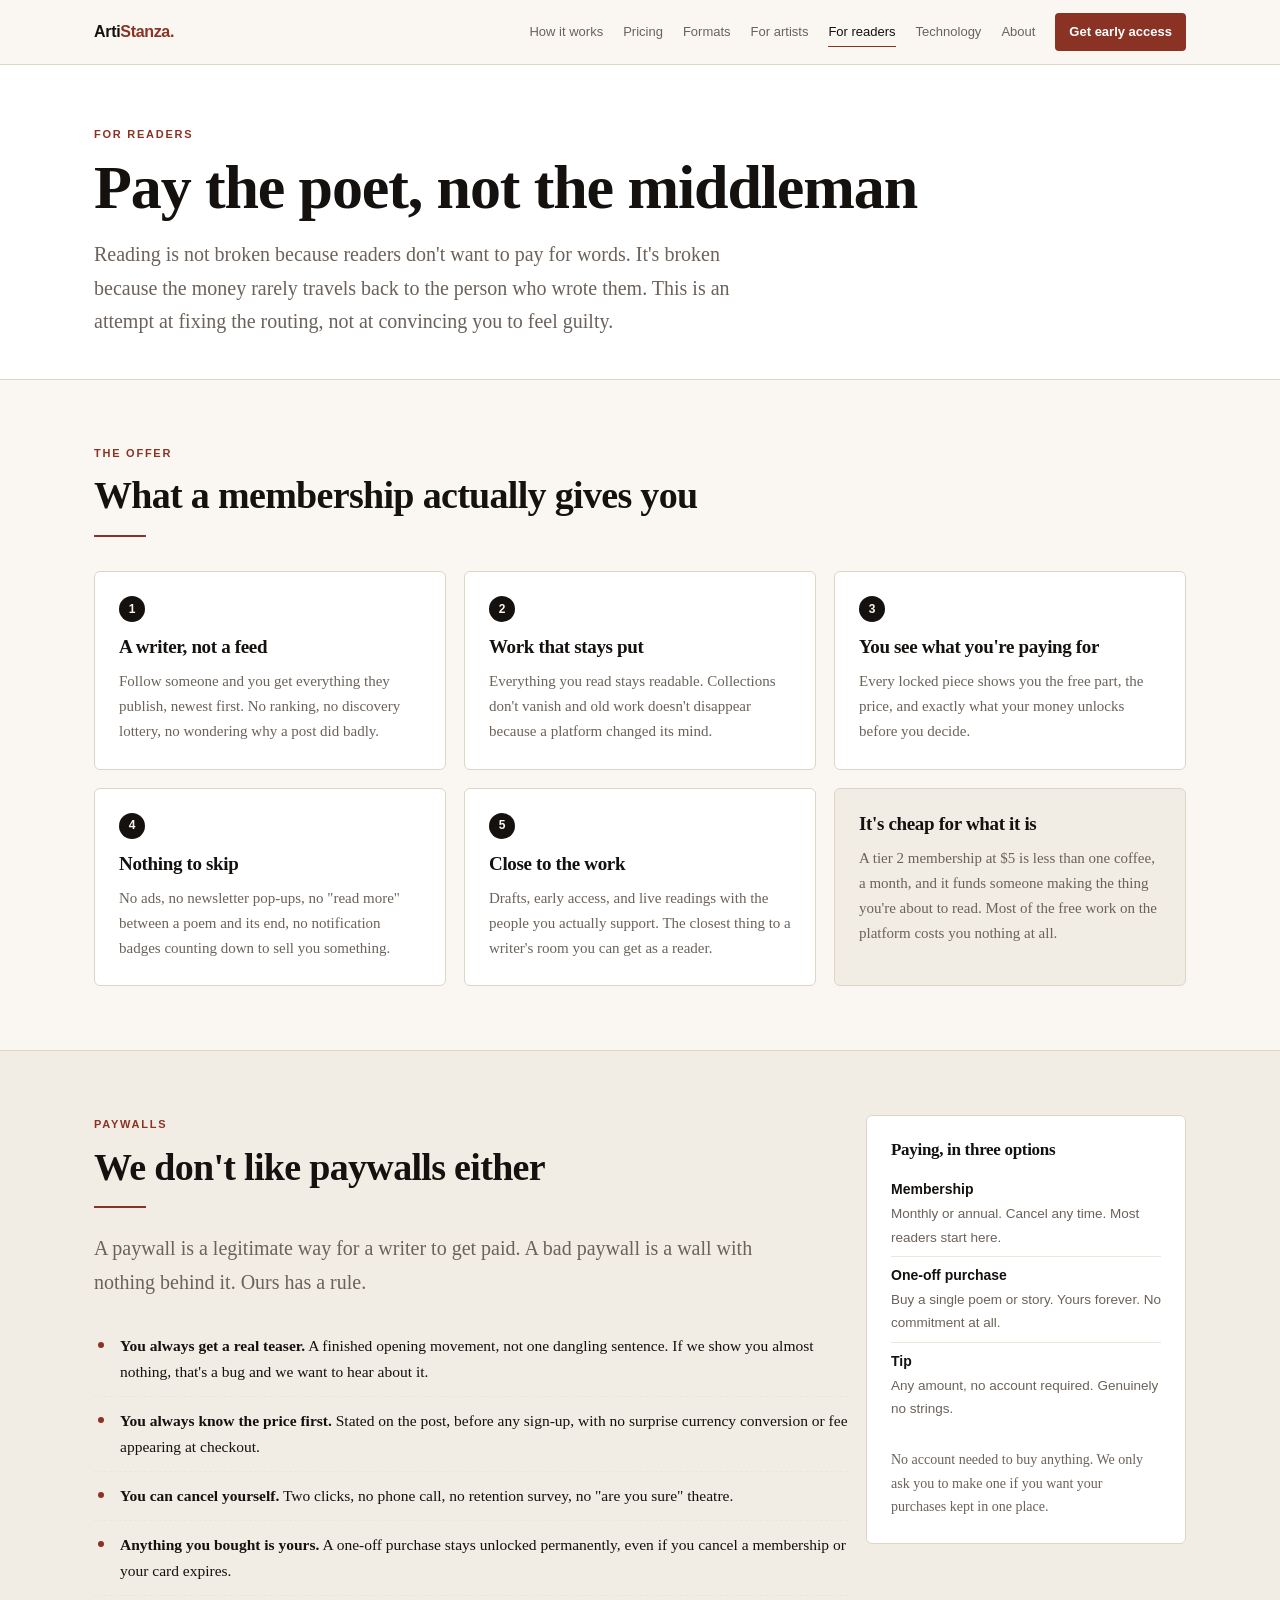
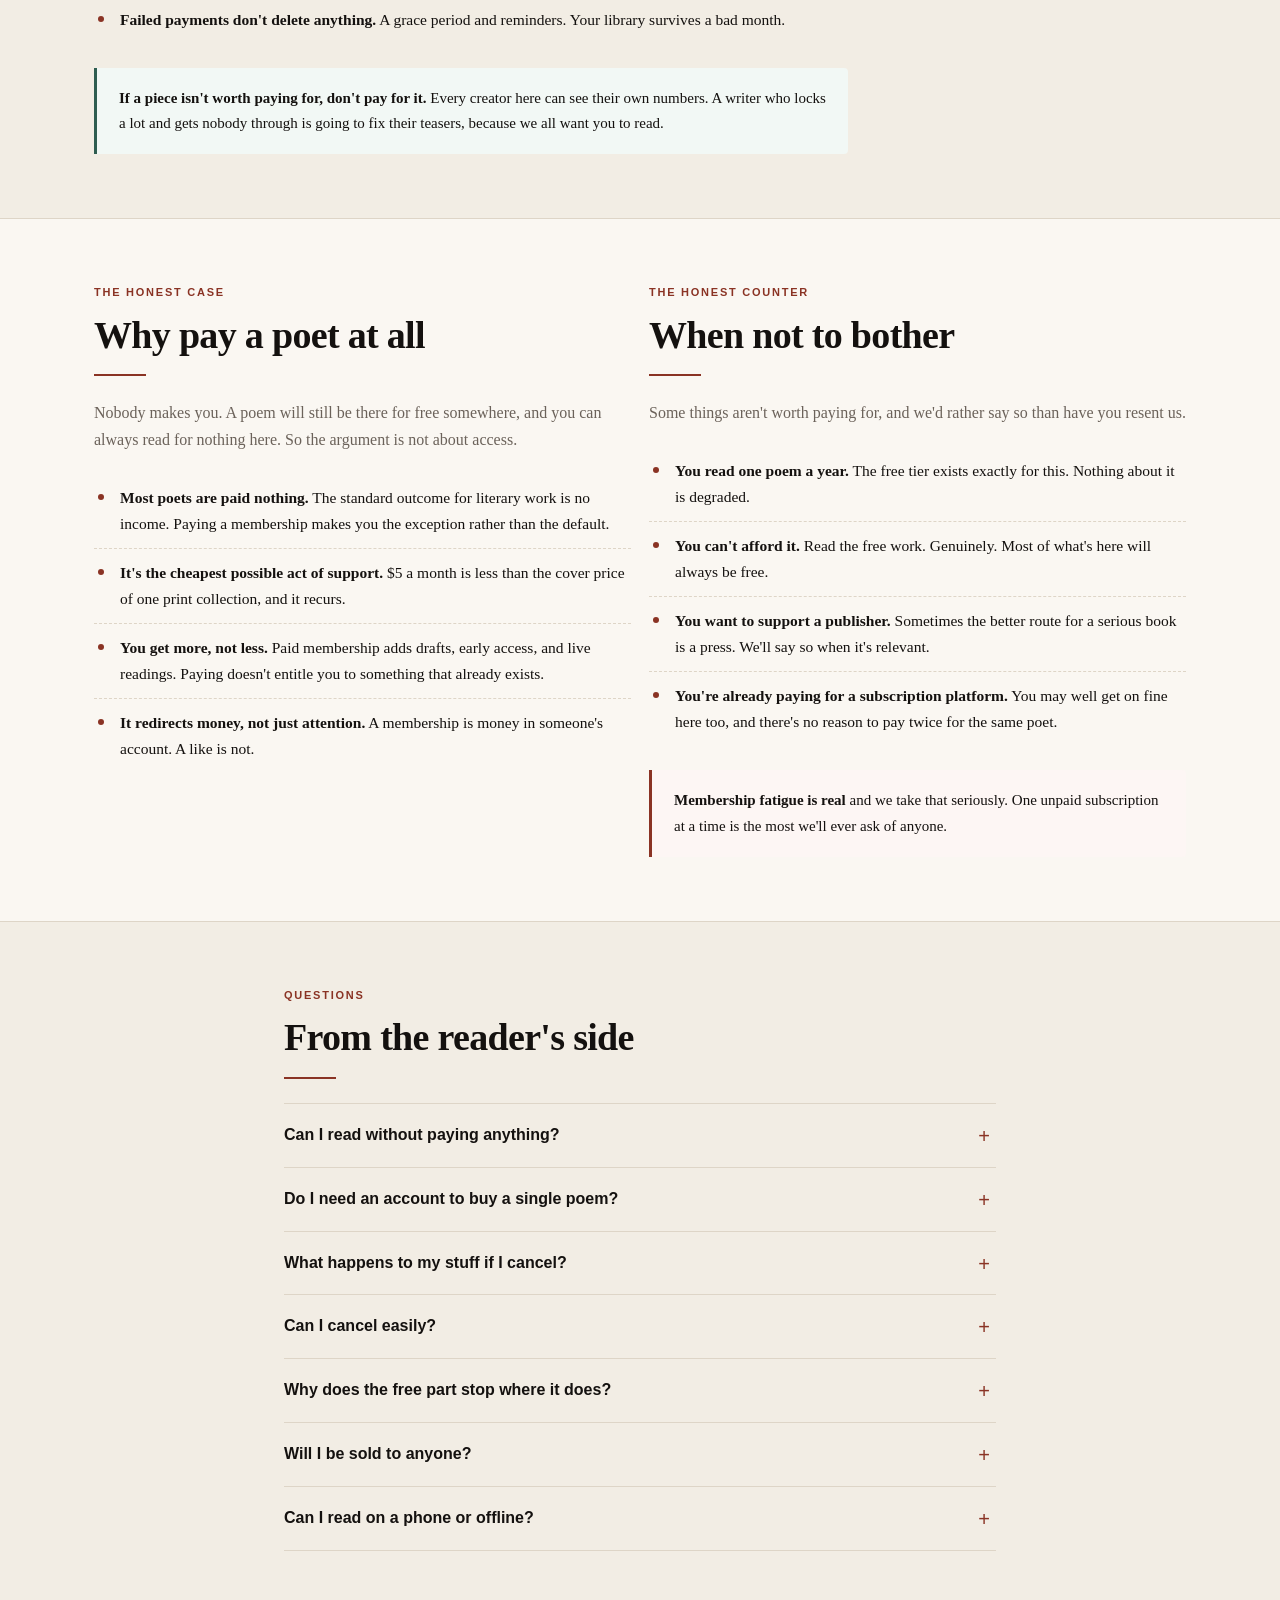
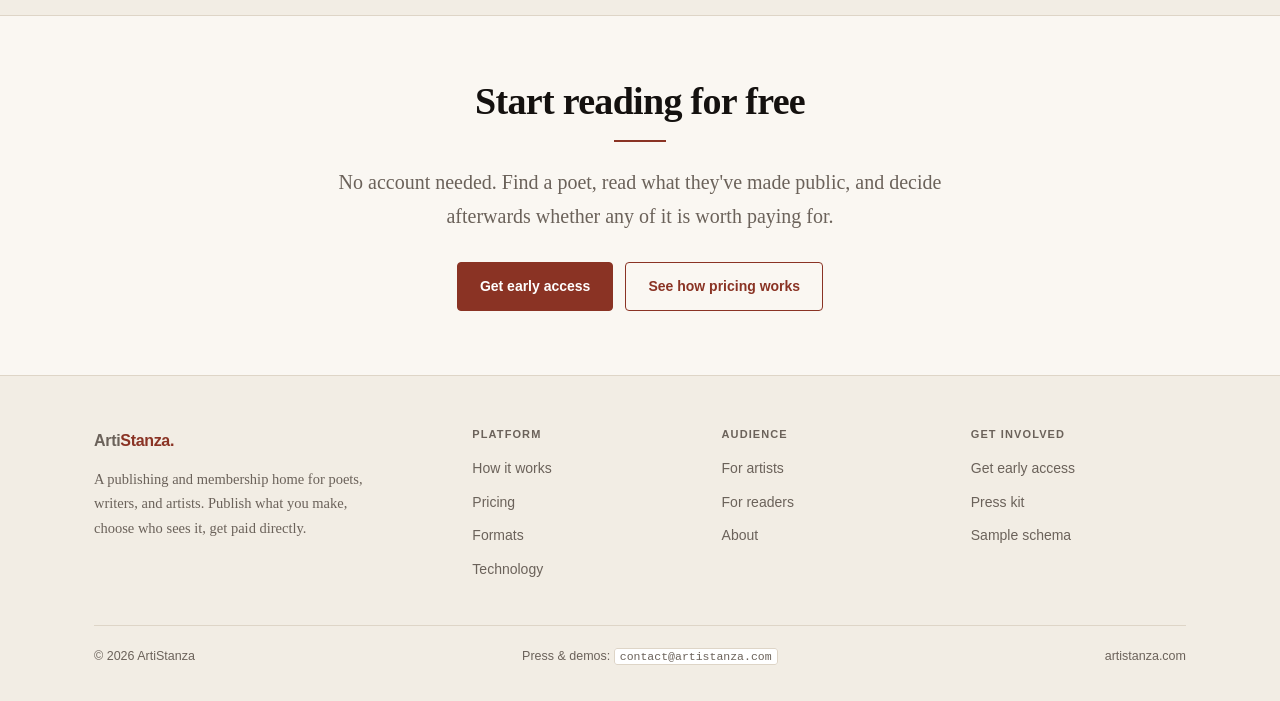
<file: for-readers.html>
<!DOCTYPE html>
<html lang="en">
<head>
<meta charset="utf-8">
<meta name="viewport" content="width=device-width, initial-scale=1">
<title>For readers — ArtiStanza</title>
<meta name="description" content="Read poetry and short stories without ads or algorithms. See exactly what a membership unlocks before you pay, and never lose work you have already bought.">
<link rel="stylesheet" href="assets/css/site.css">
<link rel="icon" href="data:image/svg+xml,<svg xmlns='http://www.w3.org/2000/svg' viewBox='0 0 32 32'><rect width='32' height='32' rx='6' fill='%2314110f'/><text x='16' y='23' font-family='Georgia,serif' font-size='20' fill='%23faf7f2' text-anchor='middle'>A</text></svg>">
</head>
<body>
<a class="skip" href="#main">Skip to content</a>

<header class="site-head">
  <div class="wrap head-inner">
    <a class="logo" href="index.html">Arti<span>Stanza</span><span class="dot">.</span></a>
    <button class="nav-toggle" aria-expanded="false" aria-controls="primary-nav">Menu</button>
    <nav class="primary" id="primary-nav" aria-label="Primary">
      <a href="how-it-works.html">How it works</a>
      <a href="pricing.html">Pricing</a>
      <a href="formats.html">Formats</a>
      <a href="for-artists.html">For artists</a>
      <a href="for-readers.html">For readers</a>
      <a href="technology.html">Technology</a>
      <a href="about.html">About</a>
      <a class="nav-cta" href="contact.html">Get early access</a>
    </nav>
  </div>
</header>

<main id="main">

  <section class="page-head">
    <div class="wrap">
      <p class="eyebrow">For readers</p>
      <h1>Pay the poet, not the middleman</h1>
      <p class="lede">
        Reading is not broken because readers don't want to pay for words. It's broken
        because the money rarely travels back to the person who wrote them. This is an
        attempt at fixing the routing, not at convincing you to feel guilty.
      </p>
    </div>
  </section>

  <!-- ============ WHAT YOU GET ============ -->
  <section class="section">
    <div class="wrap">
      <p class="eyebrow">The offer</p>
      <h2>What a membership actually gives you</h2>
      <div class="rule"></div>

      <div class="grid g3" style="margin-top:34px">
        <div class="card">
          <div class="num">1</div>
          <h3>A writer, not a feed</h3>
          <p>Follow someone and you get everything they publish, newest first. No ranking,
             no discovery lottery, no wondering why a post did badly.</p>
        </div>
        <div class="card">
          <div class="num">2</div>
          <h3>Work that stays put</h3>
          <p>Everything you read stays readable. Collections don't vanish and old work
             doesn't disappear because a platform changed its mind.</p>
        </div>
        <div class="card">
          <div class="num">3</div>
          <h3>You see what you're paying for</h3>
          <p>Every locked piece shows you the free part, the price, and exactly what your
             money unlocks before you decide.</p>
        </div>
        <div class="card">
          <div class="num">4</div>
          <h3>Nothing to skip</h3>
          <p>No ads, no newsletter pop-ups, no "read more" between a poem and its end,
             no notification badges counting down to sell you something.</p>
        </div>
        <div class="card">
          <div class="num">5</div>
          <h3>Close to the work</h3>
          <p>Drafts, early access, and live readings with the people you actually support.
             The closest thing to a writer's room you can get as a reader.</p>
        </div>
        <div class="card" style="background:var(--paper-2)">
          <h3>It's cheap for what it is</h3>
          <p>A tier 2 membership at $5 is less than one coffee, a month, and it funds
             someone making the thing you're about to read. Most of the free work on the
             platform costs you nothing at all.</p>
        </div>
      </div>
    </div>
  </section>

  <!-- ============ THE HONEST PAYWALL ============ -->
  <section class="section section-alt">
    <div class="wrap">
      <div class="grid g-side">
        <div>
          <p class="eyebrow">Paywalls</p>
          <h2>We don't like paywalls either</h2>
          <div class="rule"></div>
          <p class="lede">
            A paywall is a legitimate way for a writer to get paid. A bad paywall is a
            wall with nothing behind it. Ours has a rule.
          </p>
          <ul class="tight" style="margin-top:22px">
            <li><b>You always get a real teaser.</b> A finished opening movement, not one
              dangling sentence. If we show you almost nothing, that's a bug and we want
              to hear about it.</li>
            <li><b>You always know the price first.</b> Stated on the post, before any
              sign-up, with no surprise currency conversion or fee appearing at checkout.</li>
            <li><b>You can cancel yourself.</b> Two clicks, no phone call, no retention
              survey, no "are you sure" theatre.</li>
            <li><b>Anything you bought is yours.</b> A one-off purchase stays unlocked
              permanently, even if you cancel a membership or your card expires.</li>
            <li><b>Failed payments don't delete anything.</b> A grace period and reminders.
              Your library survives a bad month.</li>
          </ul>

          <div class="note green">
            <p><b>If a piece isn't worth paying for, don't pay for it.</b> Every creator
            here can see their own numbers. A writer who locks a lot and gets nobody
            through is going to fix their teasers, because we all want you to read.</p>
          </div>
        </div>

        <aside class="aside">
          <h3>Paying, in three options</h3>
          <ul class="toc" style="margin-top:10px">
            <li>
              <b style="color:var(--ink)">Membership</b><br>
              <span class="muted" style="font-size:13.5px">Monthly or annual. Cancel any
              time. Most readers start here.</span>
            </li>
            <li>
              <b style="color:var(--ink)">One-off purchase</b><br>
              <span class="muted" style="font-size:13.5px">Buy a single poem or story.
              Yours forever. No commitment at all.</span>
            </li>
            <li>
              <b style="color:var(--ink)">Tip</b><br>
              <span class="muted" style="font-size:13.5px">Any amount, no account
              required. Genuinely no strings.</span>
            </li>
          </ul>
          <p class="small muted" style="margin-top:20px">
            No account needed to buy anything. We only ask you to make one if you want your
            purchases kept in one place.
          </p>
        </aside>
      </div>
    </div>
  </section>

  <!-- ============ THE ARGUMENT ============ -->
  <section class="section">
    <div class="wrap">
      <div class="grid g2">
        <div>
          <p class="eyebrow">The honest case</p>
          <h2>Why pay a poet at all</h2>
          <div class="rule"></div>
          <p class="muted">
            Nobody makes you. A poem will still be there for free somewhere, and you can
            always read for nothing here. So the argument is not about access.
          </p>
          <ul class="tight" style="margin-top:20px">
            <li><b>Most poets are paid nothing.</b> The standard outcome for literary work
              is no income. Paying a membership makes you the exception rather than the
              default.</li>
            <li><b>It's the cheapest possible act of support.</b> $5 a month is less than
              the cover price of one print collection, and it recurs.</li>
            <li><b>You get more, not less.</b> Paid membership adds drafts, early access,
              and live readings. Paying doesn't entitle you to something that already
              exists.</li>
            <li><b>It redirects money, not just attention.</b> A membership is money in
              someone's account. A like is not.</li>
          </ul>
        </div>
        <div>
          <p class="eyebrow">The honest counter</p>
          <h2>When not to bother</h2>
          <div class="rule"></div>
          <p class="muted">
            Some things aren't worth paying for, and we'd rather say so than have you
            resent us.
          </p>
          <ul class="tight" style="margin-top:20px">
            <li><b>You read one poem a year.</b> The free tier exists exactly for this.
              Nothing about it is degraded.</li>
            <li><b>You can't afford it.</b> Read the free work. Genuinely. Most of what's
              here will always be free.</li>
            <li><b>You want to support a publisher.</b> Sometimes the better route for a
              serious book is a press. We'll say so when it's relevant.</li>
            <li><b>You're already paying for a subscription platform.</b> You may well
              get on fine here too, and there's no reason to pay twice for the same poet.</li>
          </ul>
          <div class="note">
            <p><b>Membership fatigue is real</b> and we take that seriously. One unpaid
            subscription at a time is the most we'll ever ask of anyone.</p>
          </div>
        </div>
      </div>
    </div>
  </section>

  <!-- ============ READER FAQ ============ -->
  <section class="section section-alt">
    <div class="wrap narrow">
      <p class="eyebrow">Questions</p>
      <h2>From the reader's side</h2>
      <div class="rule"></div>

      <div class="faq" style="margin-top:20px">
        <details>
          <summary>Can I read without paying anything?</summary>
          <div class="answer">
            Yes, and a great deal of the site is free forever. Every creator keeps a free
            tier open, no exceptions. Membership unlocks more; it doesn't unlock the
            essentials.
          </div>
        </details>
        <details>
          <summary>Do I need an account to buy a single poem?</summary>
          <div class="answer">
            No. Pay and read. We only ask for an account if you want the piece kept in your
            library or the receipt sent somewhere durable.
          </div>
        </details>
        <details>
          <summary>What happens to my stuff if I cancel?</summary>
          <div class="answer">
            Anything you bought with a one-off purchase stays yours, permanently. Work
            unlocked only through membership goes back to being preview-only. Your notes,
            highlights, and library are never deleted.
          </div>
        </details>
        <details>
          <summary>Can I cancel easily?</summary>
          <div class="answer">
            Yes. Two clicks from your account page, effective immediately, no retention
            survey. A cancellation rate we have to fight with would be a sign we'd built
            something people didn't want.
          </div>
        </details>
        <details>
          <summary>Why does the free part stop where it does?</summary>
          <div class="answer">
            That's the creator's decision, not ours, and it's deliberate. The free part is
            meant to be a complete piece of writing, not a fragment designed to make you
            angry. If a teaser feels stingy, tell us and we'll pass it on.
          </div>
        </details>
        <details>
          <summary>Will I be sold to anyone?</summary>
          <div class="answer">
            No. Your email is used to deliver your receipts, membership renewals, and the
            posts of writers you chose to follow. It is not sold, rented, or shared with
            advertisers. That is the business model, not a setting.
          </div>
        </details>
        <details>
          <summary>Can I read on a phone or offline?</summary>
          <div class="answer">
            Both are planned for launch. Reading progress syncs across your devices, and
            poetry reflows properly to whatever width you have without breaking the line
            breaks the poem depends on.
          </div>
        </details>
      </div>
    </div>
  </section>

  <!-- ============ CTA ============ -->
  <section class="section">
    <div class="wrap narrow center">
      <h2>Start reading for free</h2>
      <div class="rule" style="margin-left:auto;margin-right:auto"></div>
      <p class="lede" style="margin:0 auto 28px">
        No account needed. Find a poet, read what they've made public, and decide
        afterwards whether any of it is worth paying for.
      </p>
      <div class="btn-row" style="justify-content:center">
        <a class="btn" href="contact.html">Get early access</a>
        <a class="btn ghost" href="pricing.html">See how pricing works</a>
      </div>
    </div>
  </section>

</main>

<footer class="site-foot">
  <div class="wrap">
    <div class="foot-grid">
      <div class="foot-col">
        <a class="logo" href="index.html">Arti<span>Stanza</span><span class="dot">.</span></a>
        <p class="foot-about">
          A publishing and membership home for poets, writers, and artists. Publish what
          you make, choose who sees it, get paid directly.
        </p>
      </div>
      <div class="foot-col">
        <h4>Platform</h4>
        <ul>
          <li><a href="how-it-works.html">How it works</a></li>
          <li><a href="pricing.html">Pricing</a></li>
          <li><a href="formats.html">Formats</a></li>
          <li><a href="technology.html">Technology</a></li>
        </ul>
      </div>
      <div class="foot-col">
        <h4>Audience</h4>
        <ul>
          <li><a href="for-artists.html">For artists</a></li>
          <li><a href="for-readers.html">For readers</a></li>
          <li><a href="about.html">About</a></li>
        </ul>
      </div>
      <div class="foot-col">
        <h4>Get involved</h4>
        <ul>
          <li><a href="contact.html">Get early access</a></li>
          <li><a href="contact.html">Press kit</a></li>
          <li><a href="technology.html">Sample schema</a></li>
        </ul>
      </div>
    </div>
    <div class="foot-bottom">
      <div>&copy; 2026 ArtiStanza</div>
      <div>Press &amp; demos: <span class="kbd">contact@artistanza.com</span></div>
      <div>artistanza.com</div>
    </div>
  </div>
</footer>

<script src="assets/js/site.js"></script>
</body>
</html>
</file>
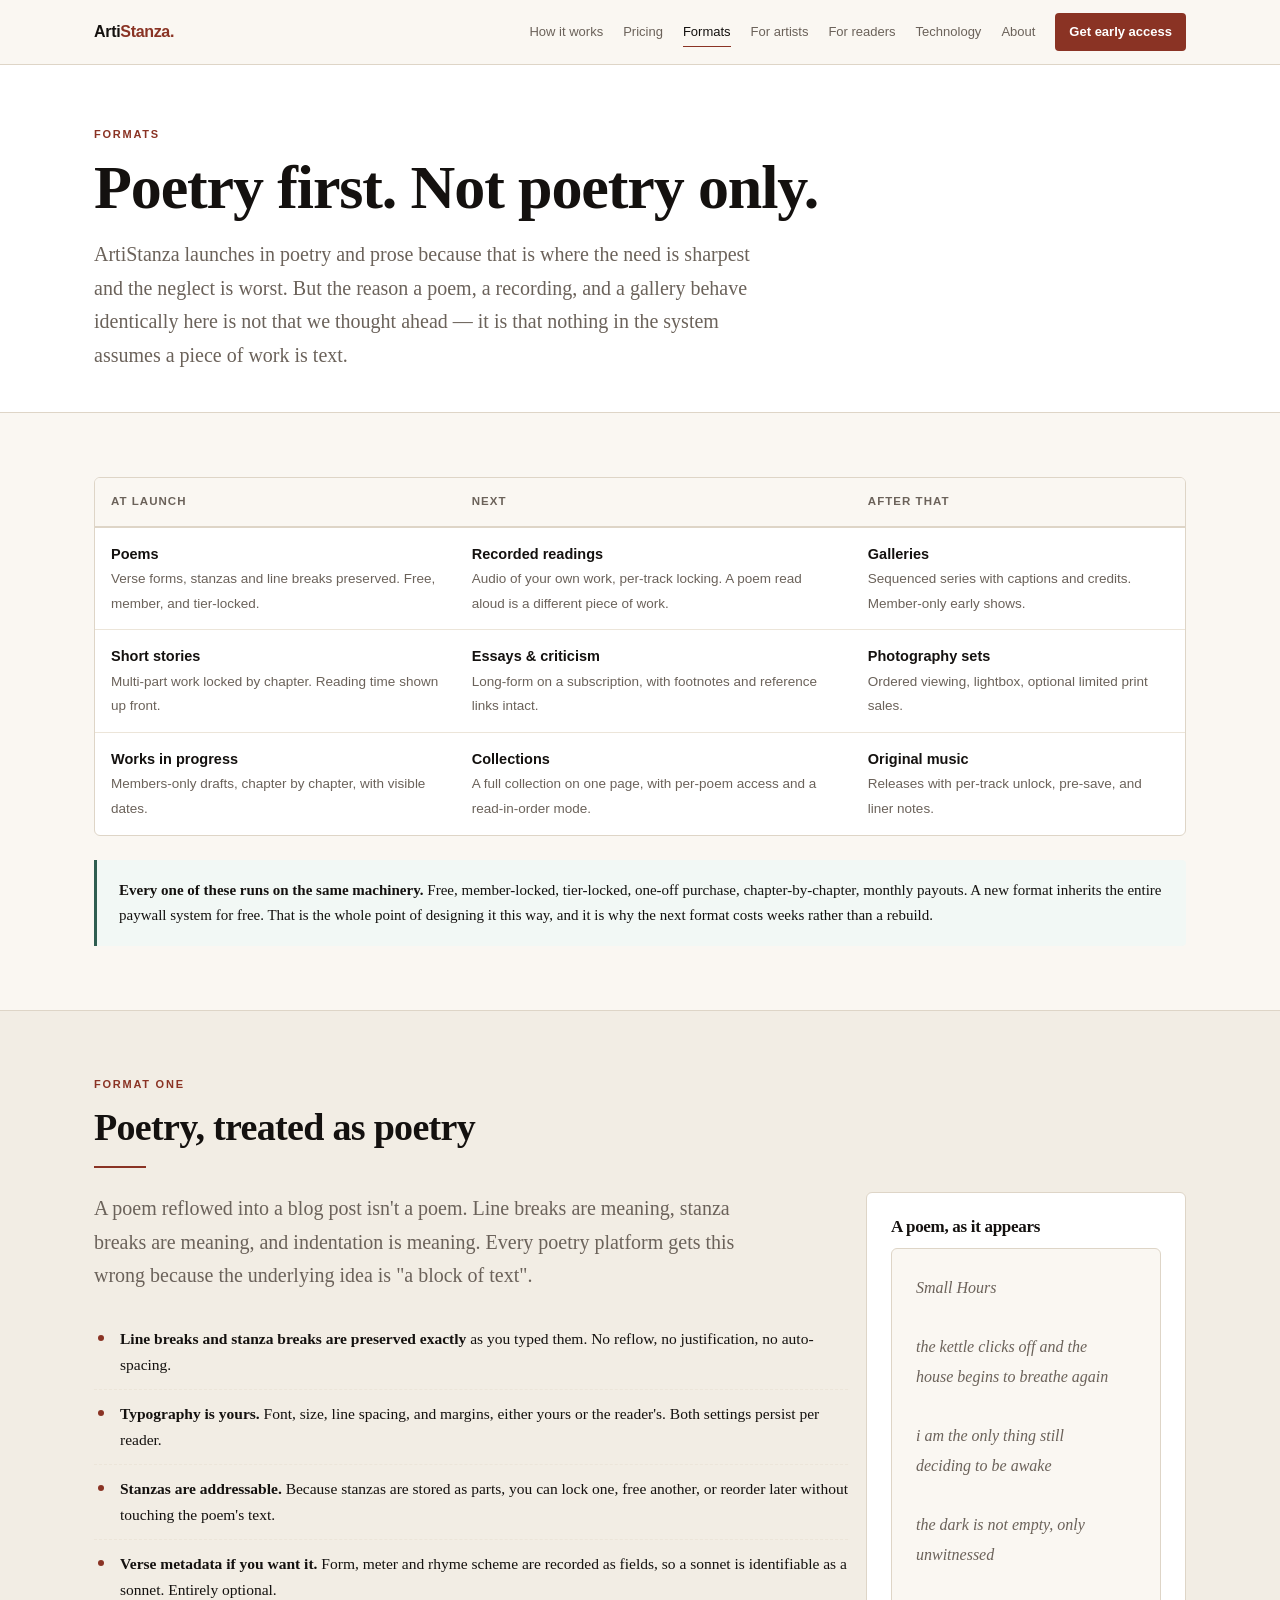
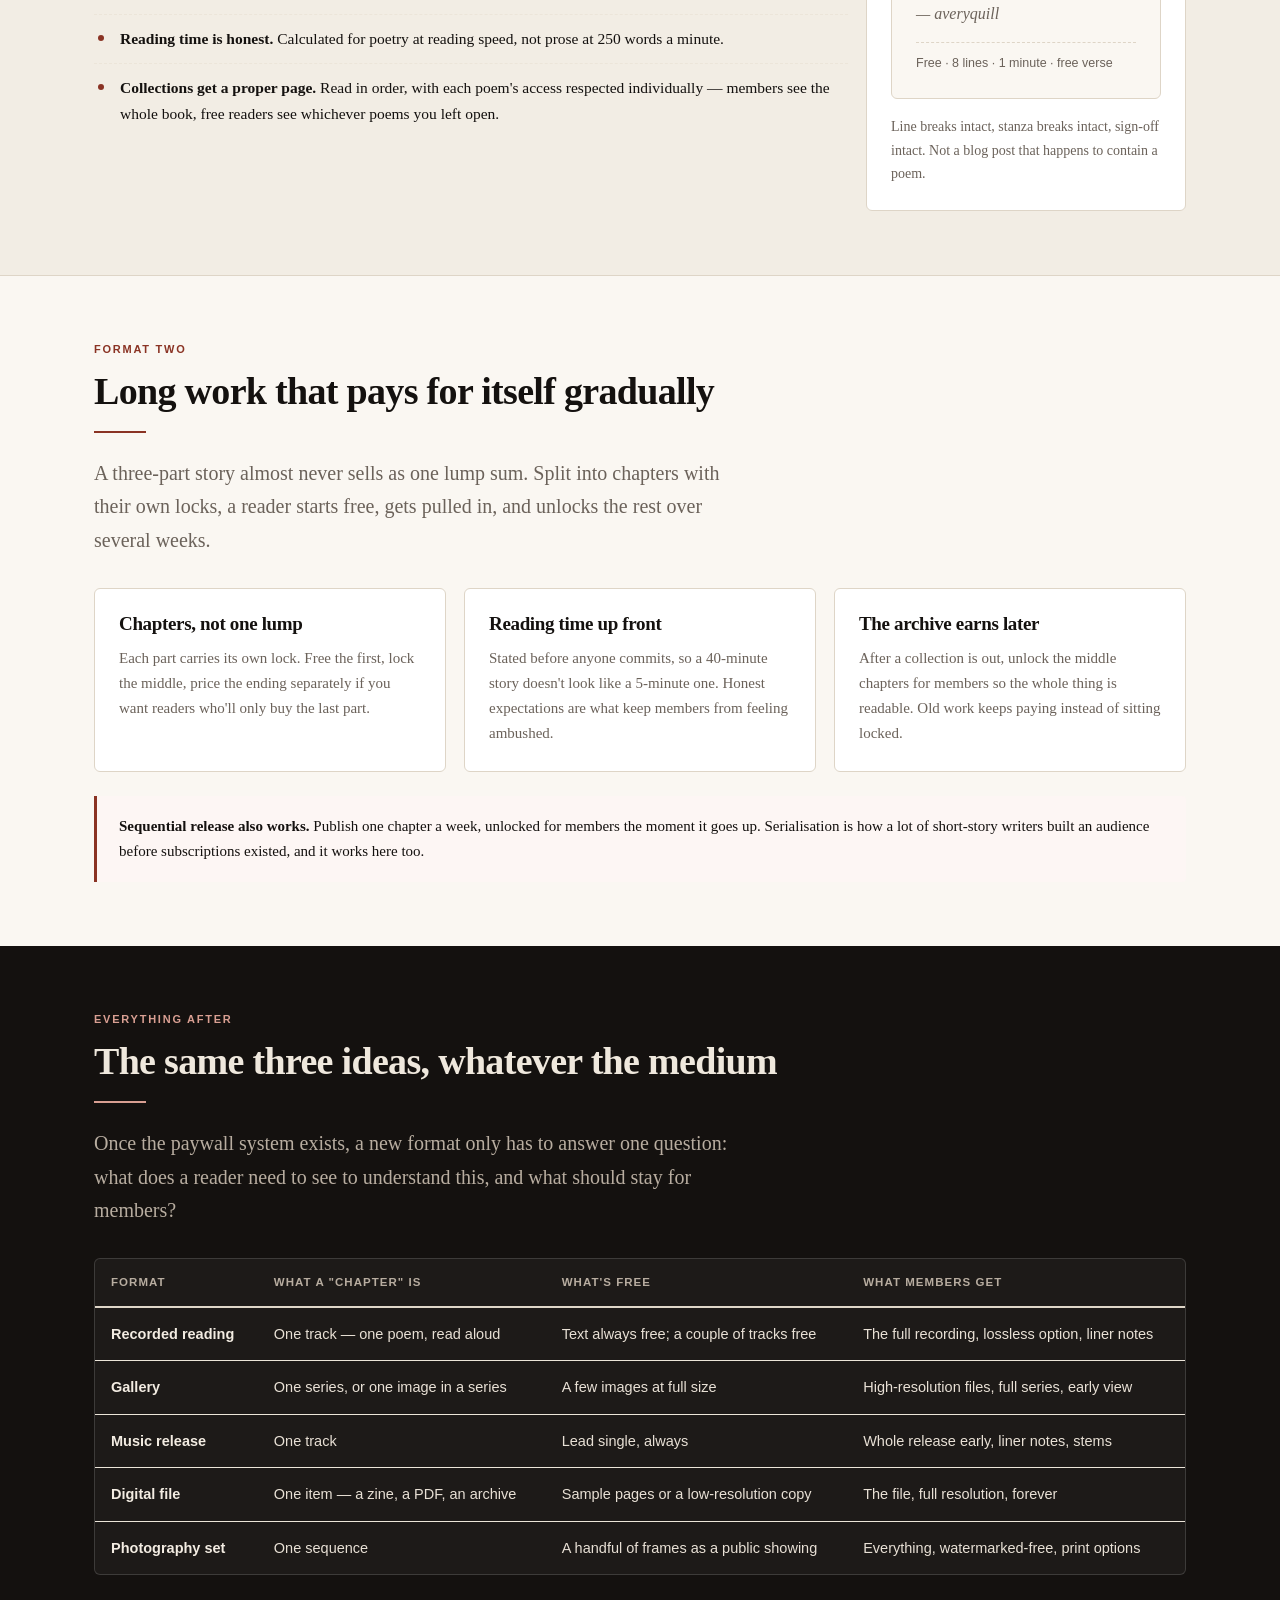
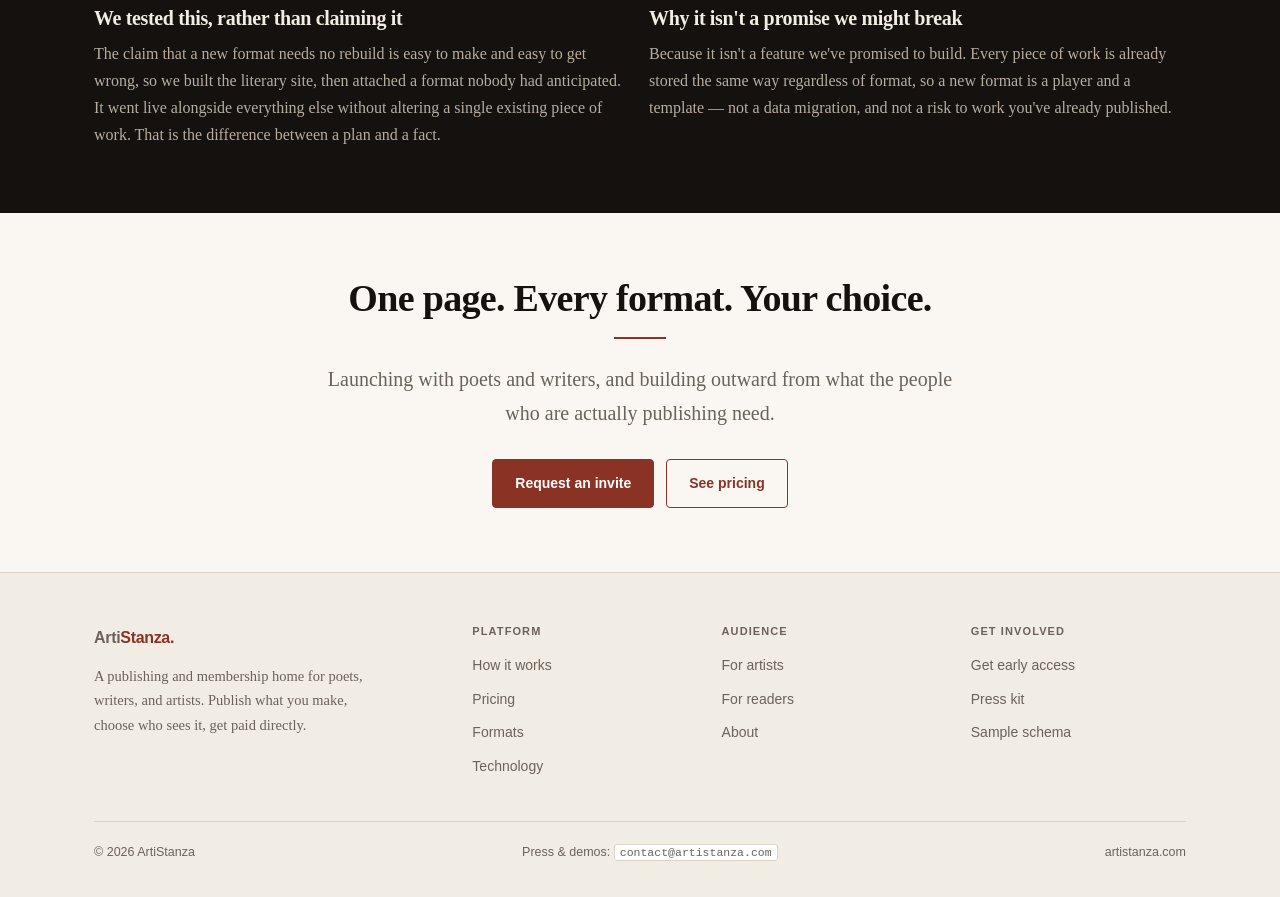
<file: formats.html>
<!DOCTYPE html>
<html lang="en">
<head>
<meta charset="utf-8">
<meta name="viewport" content="width=device-width, initial-scale=1">
<title>Formats — ArtiStanza</title>
<meta name="description" content="Poetry and short stories launch ArtiStanza. Recorded readings, essays and galleries follow, then photography and music, on the same page and the same membership.">
<link rel="stylesheet" href="assets/css/site.css">
<link rel="icon" href="data:image/svg+xml,<svg xmlns='http://www.w3.org/2000/svg' viewBox='0 0 32 32'><rect width='32' height='32' rx='6' fill='%2314110f'/><text x='16' y='23' font-family='Georgia,serif' font-size='20' fill='%23faf7f2' text-anchor='middle'>A</text></svg>">
</head>
<body>
<a class="skip" href="#main">Skip to content</a>

<header class="site-head">
  <div class="wrap head-inner">
    <a class="logo" href="index.html">Arti<span>Stanza</span><span class="dot">.</span></a>
    <button class="nav-toggle" aria-expanded="false" aria-controls="primary-nav">Menu</button>
    <nav class="primary" id="primary-nav" aria-label="Primary">
      <a href="how-it-works.html">How it works</a>
      <a href="pricing.html">Pricing</a>
      <a href="formats.html">Formats</a>
      <a href="for-artists.html">For artists</a>
      <a href="for-readers.html">For readers</a>
      <a href="technology.html">Technology</a>
      <a href="about.html">About</a>
      <a class="nav-cta" href="contact.html">Get early access</a>
    </nav>
  </div>
</header>

<main id="main">

  <section class="page-head">
    <div class="wrap">
      <p class="eyebrow">Formats</p>
      <h1>Poetry first. Not poetry only.</h1>
      <p class="lede">
        ArtiStanza launches in poetry and prose because that is where the need is
        sharpest and the neglect is worst. But the reason a poem, a recording, and a
        gallery behave identically here is not that we thought ahead &mdash; it is that
        nothing in the system assumes a piece of work is text.
      </p>
    </div>
  </section>

  <!-- ============ ROADMAP TABLE ============ -->
  <section class="section">
    <div class="wrap">
      <div class="table-wrap">
        <table>
          <thead>
            <tr><th>At launch</th><th>Next</th><th>After that</th></tr>
          </thead>
          <tbody>
            <tr>
              <td>
                <b>Poems</b><br>
                <span class="muted" style="font-size:13.5px">Verse forms, stanzas and line breaks preserved. Free, member, and tier-locked.</span>
              </td>
              <td>
                <b>Recorded readings</b><br>
                <span class="muted" style="font-size:13.5px">Audio of your own work, per-track locking. A poem read aloud is a different piece of work.</span>
              </td>
              <td>
                <b>Galleries</b><br>
                <span class="muted" style="font-size:13.5px">Sequenced series with captions and credits. Member-only early shows.</span>
              </td>
            </tr>
            <tr>
              <td>
                <b>Short stories</b><br>
                <span class="muted" style="font-size:13.5px">Multi-part work locked by chapter. Reading time shown up front.</span>
              </td>
              <td>
                <b>Essays &amp; criticism</b><br>
                <span class="muted" style="font-size:13.5px">Long-form on a subscription, with footnotes and reference links intact.</span>
              </td>
              <td>
                <b>Photography sets</b><br>
                <span class="muted" style="font-size:13.5px">Ordered viewing, lightbox, optional limited print sales.</span>
              </td>
            </tr>
            <tr>
              <td>
                <b>Works in progress</b><br>
                <span class="muted" style="font-size:13.5px">Members-only drafts, chapter by chapter, with visible dates.</span>
              </td>
              <td>
                <b>Collections</b><br>
                <span class="muted" style="font-size:13.5px">A full collection on one page, with per-poem access and a read-in-order mode.</span>
              </td>
              <td>
                <b>Original music</b><br>
                <span class="muted" style="font-size:13.5px">Releases with per-track unlock, pre-save, and liner notes.</span>
              </td>
            </tr>
          </tbody>
        </table>
      </div>

      <div class="note green">
        <p><b>Every one of these runs on the same machinery.</b> Free, member-locked,
        tier-locked, one-off purchase, chapter-by-chapter, monthly payouts. A new format
        inherits the entire paywall system for free. That is the whole point of designing
        it this way, and it is why the next format costs weeks rather than a rebuild.</p>
      </div>
    </div>
  </section>

  <!-- ============ POETRY DETAIL ============ -->
  <section class="section section-alt" id="poetry">
    <div class="wrap">
      <p class="eyebrow">Format one</p>
      <h2>Poetry, treated as poetry</h2>
      <div class="rule"></div>

      <div class="grid g-side">
        <div>
          <p class="lede">
            A poem reflowed into a blog post isn't a poem. Line breaks are meaning,
            stanza breaks are meaning, and indentation is meaning. Every poetry platform
            gets this wrong because the underlying idea is "a block of text".
          </p>
          <ul class="tight" style="margin-top:22px">
            <li><b>Line breaks and stanza breaks are preserved exactly</b> as you typed them.
              No reflow, no justification, no auto-spacing.</li>
            <li><b>Typography is yours.</b> Font, size, line spacing, and margins, either
              yours or the reader's. Both settings persist per reader.</li>
            <li><b>Stanzas are addressable.</b> Because stanzas are stored as parts, you can
              lock one, free another, or reorder later without touching the poem's text.</li>
            <li><b>Verse metadata if you want it.</b> Form, meter and rhyme scheme are
              recorded as fields, so a sonnet is identifiable as a sonnet. Entirely optional.</li>
            <li><b>Reading time is honest.</b> Calculated for poetry at reading speed, not
              prose at 250 words a minute.</li>
            <li><b>Collections get a proper page.</b> Read in order, with each poem's
              access respected individually &mdash; members see the whole book, free
              readers see whichever poems you left open.</li>
          </ul>
        </div>

        <aside class="aside">
          <h3>A poem, as it appears</h3>
          <div class="card flat" style="margin-top:12px">
            <p class="poem" style="font-size:16px">Small Hours

the kettle clicks off and the
house begins to breathe again

i am the only thing still
deciding to be awake

the dark is not empty, only
unwitnessed

— averyquill</p>
            <div class="post-foot" style="border-top:1px dashed var(--line);padding-top:10px;margin-top:14px">
              Free &middot; 8 lines &middot; 1 minute &middot; free verse
            </div>
          </div>
          <p class="small muted" style="margin-top:16px">
            Line breaks intact, stanza breaks intact, sign-off intact. Not a blog post
            that happens to contain a poem.
          </p>
        </aside>
      </div>
    </div>
  </section>

  <!-- ============ PROSE DETAIL ============ -->
  <section class="section" id="prose">
    <div class="wrap">
      <p class="eyebrow">Format two</p>
      <h2>Long work that pays for itself gradually</h2>
      <div class="rule"></div>
      <p class="lede">
        A three-part story almost never sells as one lump sum. Split into chapters with
        their own locks, a reader starts free, gets pulled in, and unlocks the rest over
        several weeks.
      </p>

      <div class="grid g3" style="margin-top:30px">
        <div class="card">
          <h3>Chapters, not one lump</h3>
          <p>Each part carries its own lock. Free the first, lock the middle, price the
             ending separately if you want readers who'll only buy the last part.</p>
        </div>
        <div class="card">
          <h3>Reading time up front</h3>
          <p>Stated before anyone commits, so a 40-minute story doesn't look like a 5-minute
             one. Honest expectations are what keep members from feeling ambushed.</p>
        </div>
        <div class="card">
          <h3>The archive earns later</h3>
          <p>After a collection is out, unlock the middle chapters for members so the whole
             thing is readable. Old work keeps paying instead of sitting locked.</p>
        </div>
      </div>

      <div class="note">
        <p><b>Sequential release also works.</b> Publish one chapter a week, unlocked for
          members the moment it goes up. Serialisation is how a lot of short-story writers
          built an audience before subscriptions existed, and it works here too.</p>
      </div>
    </div>
  </section>

  <!-- ============ BEYOND ============ -->
  <section class="section section-ink" id="beyond">
    <div class="wrap">
      <p class="eyebrow">Everything after</p>
      <h2>The same three ideas, whatever the medium</h2>
      <div class="rule"></div>
      <p class="lede muted">
        Once the paywall system exists, a new format only has to answer one question:
        what does a reader need to see to understand this, and what should stay for members?
      </p>

      <div class="table-wrap" style="margin-top:30px;background:rgba(255,255,255,.04);border-color:rgba(255,255,255,.14)">
        <table>
          <thead>
            <tr>
              <th style="background:transparent;color:#b8ada0">Format</th>
              <th style="background:transparent;color:#b8ada0">What a "chapter" is</th>
              <th style="background:transparent;color:#b8ada0">What's free</th>
              <th style="background:transparent;color:#b8ada0">What members get</th>
            </tr>
          </thead>
          <tbody>
            <tr>
              <td style="color:#f3ece2"><b>Recorded reading</b></td>
              <td style="color:#e8e0d5">One track &mdash; one poem, read aloud</td>
              <td style="color:#e8e0d5">Text always free; a couple of tracks free</td>
              <td style="color:#e8e0d5">The full recording, lossless option, liner notes</td>
            </tr>
            <tr>
              <td style="color:#f3ece2"><b>Gallery</b></td>
              <td style="color:#e8e0d5">One series, or one image in a series</td>
              <td style="color:#e8e0d5">A few images at full size</td>
              <td style="color:#e8e0d5">High-resolution files, full series, early view</td>
            </tr>
            <tr>
              <td style="color:#f3ece2"><b>Music release</b></td>
              <td style="color:#e8e0d5">One track</td>
              <td style="color:#e8e0d5">Lead single, always</td>
              <td style="color:#e8e0d5">Whole release early, liner notes, stems</td>
            </tr>
            <tr>
              <td style="color:#f3ece2"><b>Digital file</b></td>
              <td style="color:#e8e0d5">One item &mdash; a zine, a PDF, an archive</td>
              <td style="color:#e8e0d5">Sample pages or a low-resolution copy</td>
              <td style="color:#e8e0d5">The file, full resolution, forever</td>
            </tr>
            <tr>
              <td style="color:#f3ece2"><b>Photography set</b></td>
              <td style="color:#e8e0d5">One sequence</td>
              <td style="color:#e8e0d5">A handful of frames as a public showing</td>
              <td style="color:#e8e0d5">Everything, watermarked-free, print options</td>
            </tr>
          </tbody>
        </table>
      </div>

      <div class="grid g2" style="margin-top:32px">
        <div>
          <h3 style="color:#f3ece2">We tested this, rather than claiming it</h3>
          <p class="muted">
            The claim that a new format needs no rebuild is easy to make and easy to get
            wrong, so we built the literary site, then attached a format nobody had
            anticipated. It went live alongside everything else without altering a single
            existing piece of work. That is the difference between a plan and a fact.
          </p>
        </div>
        <div>
          <h3 style="color:#f3ece2">Why it isn't a promise we might break</h3>
          <p class="muted">
            Because it isn't a feature we've promised to build. Every piece of work is
            already stored the same way regardless of format, so a new format is a
            player and a template &mdash; not a data migration, and not a risk to work
            you've already published.
          </p>
        </div>
      </div>
    </div>
  </section>

  <!-- ============ CTA ============ -->
  <section class="section">
    <div class="wrap narrow center">
      <h2>One page. Every format. Your choice.</h2>
      <div class="rule" style="margin-left:auto;margin-right:auto"></div>
      <p class="lede" style="margin:0 auto 28px">
        Launching with poets and writers, and building outward from what the people who
        are actually publishing need.
      </p>
      <div class="btn-row" style="justify-content:center">
        <a class="btn" href="contact.html">Request an invite</a>
        <a class="btn ghost" href="pricing.html">See pricing</a>
      </div>
    </div>
  </section>

</main>

<footer class="site-foot">
  <div class="wrap">
    <div class="foot-grid">
      <div class="foot-col">
        <a class="logo" href="index.html">Arti<span>Stanza</span><span class="dot">.</span></a>
        <p class="foot-about">
          A publishing and membership home for poets, writers, and artists. Publish what
          you make, choose who sees it, get paid directly.
        </p>
      </div>
      <div class="foot-col">
        <h4>Platform</h4>
        <ul>
          <li><a href="how-it-works.html">How it works</a></li>
          <li><a href="pricing.html">Pricing</a></li>
          <li><a href="formats.html">Formats</a></li>
          <li><a href="technology.html">Technology</a></li>
        </ul>
      </div>
      <div class="foot-col">
        <h4>Audience</h4>
        <ul>
          <li><a href="for-artists.html">For artists</a></li>
          <li><a href="for-readers.html">For readers</a></li>
          <li><a href="about.html">About</a></li>
        </ul>
      </div>
      <div class="foot-col">
        <h4>Get involved</h4>
        <ul>
          <li><a href="contact.html">Get early access</a></li>
          <li><a href="contact.html">Press kit</a></li>
          <li><a href="technology.html">Sample schema</a></li>
        </ul>
      </div>
    </div>
    <div class="foot-bottom">
      <div>&copy; 2026 ArtiStanza</div>
      <div>Press &amp; demos: <span class="kbd">contact@artistanza.com</span></div>
      <div>artistanza.com</div>
    </div>
  </div>
</footer>

<script src="assets/js/site.js"></script>
</body>
</html>
</file>
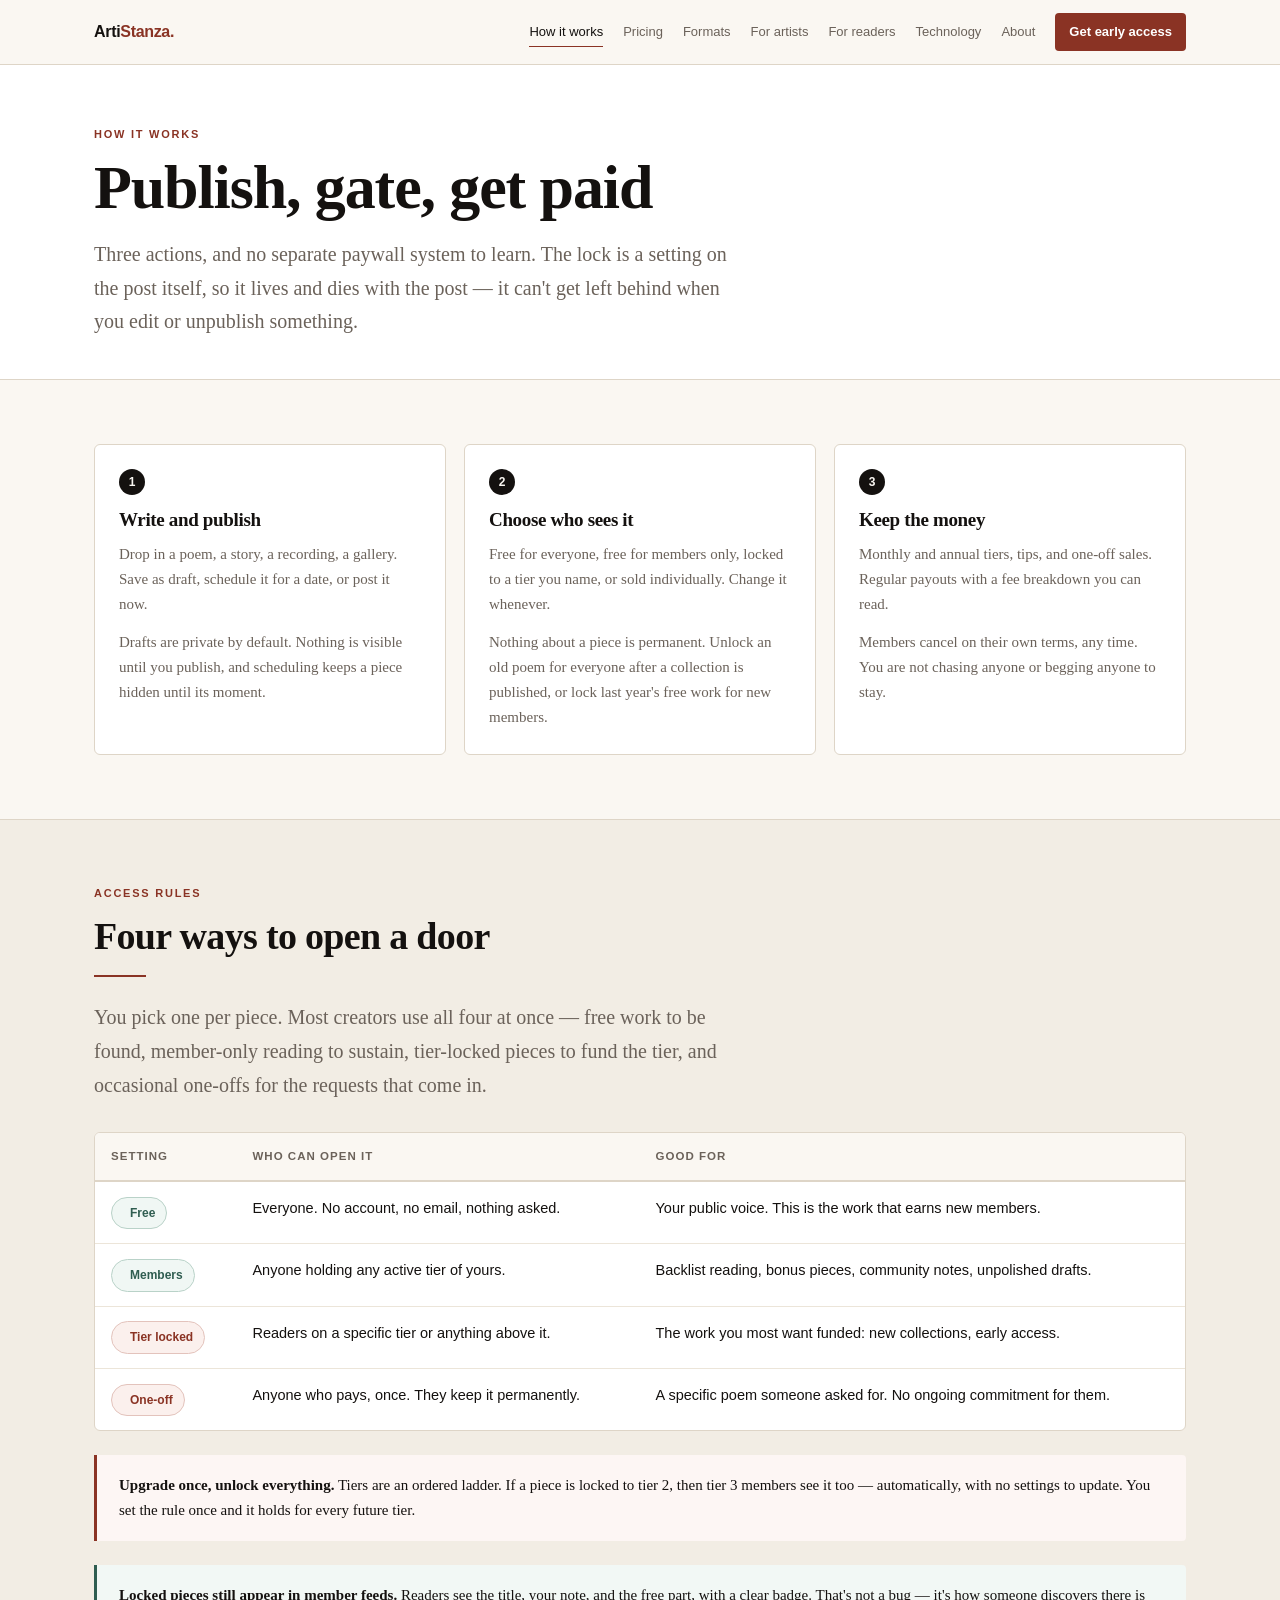
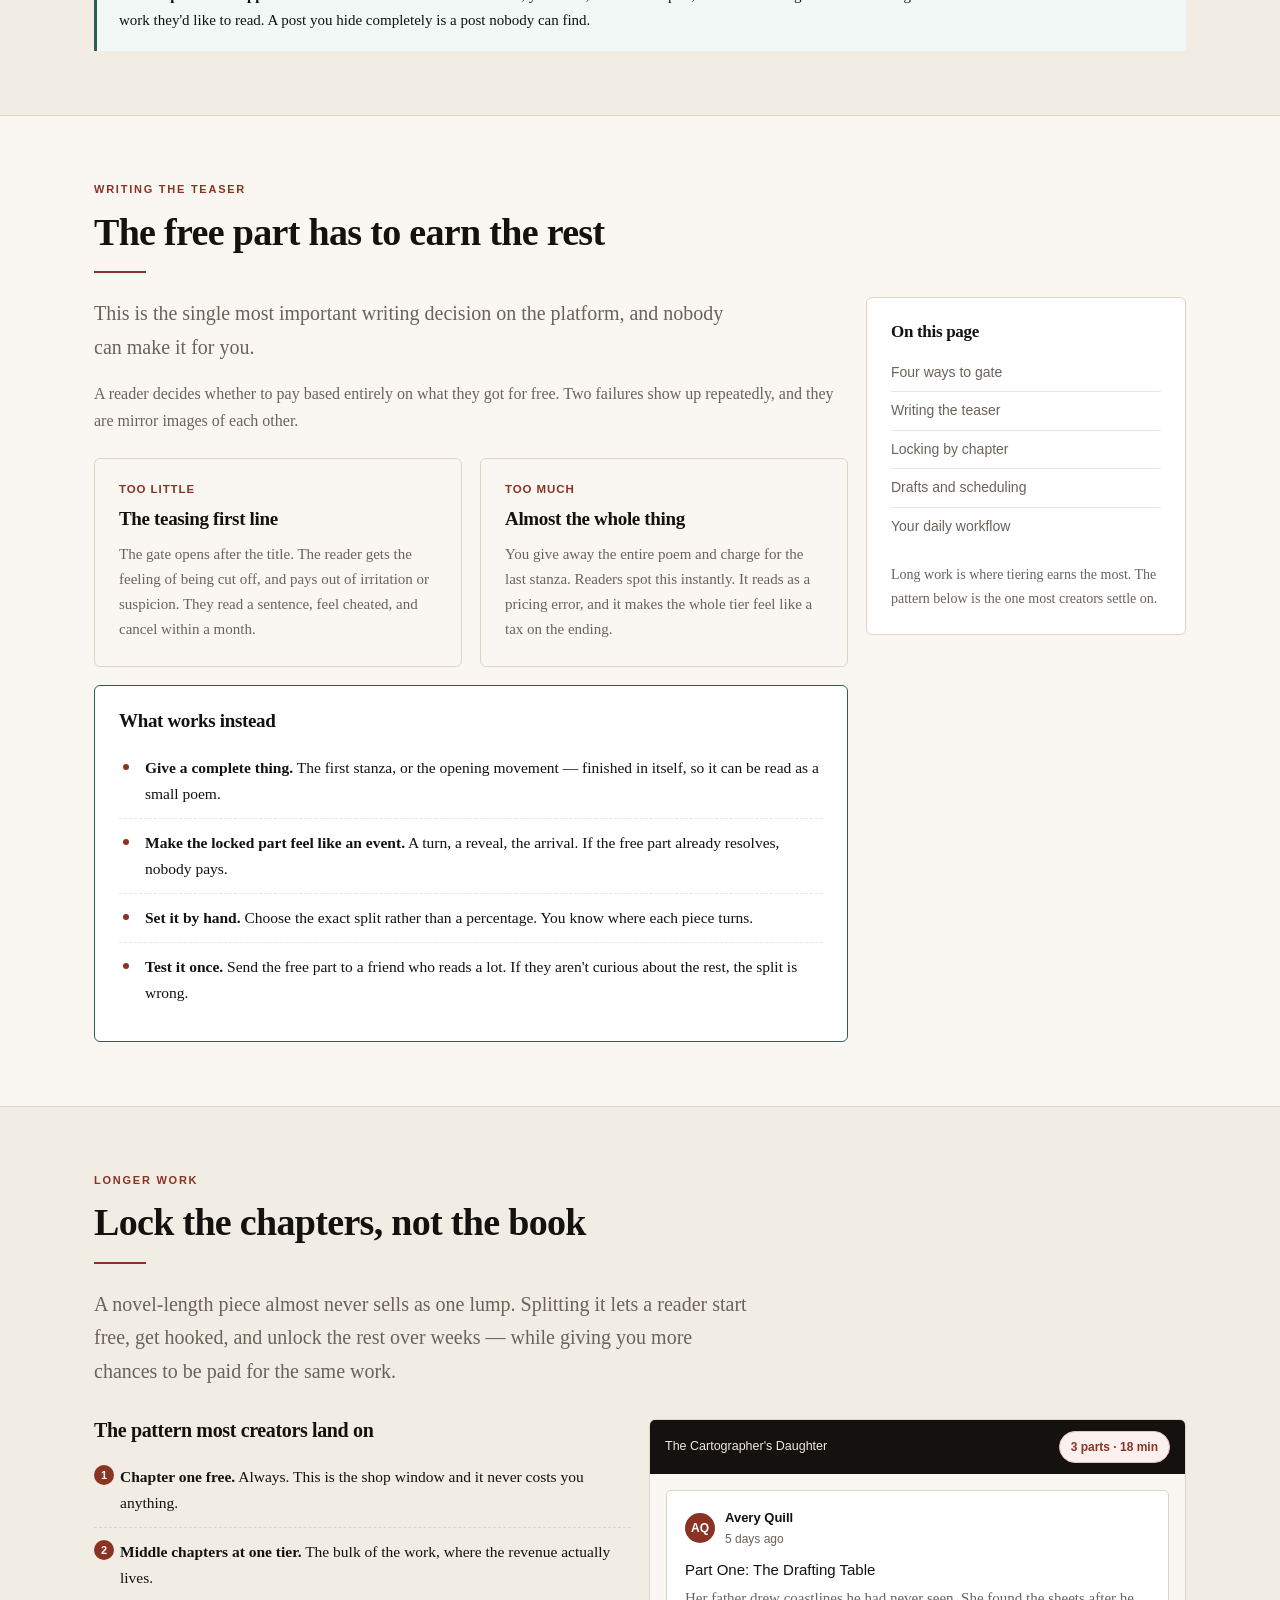
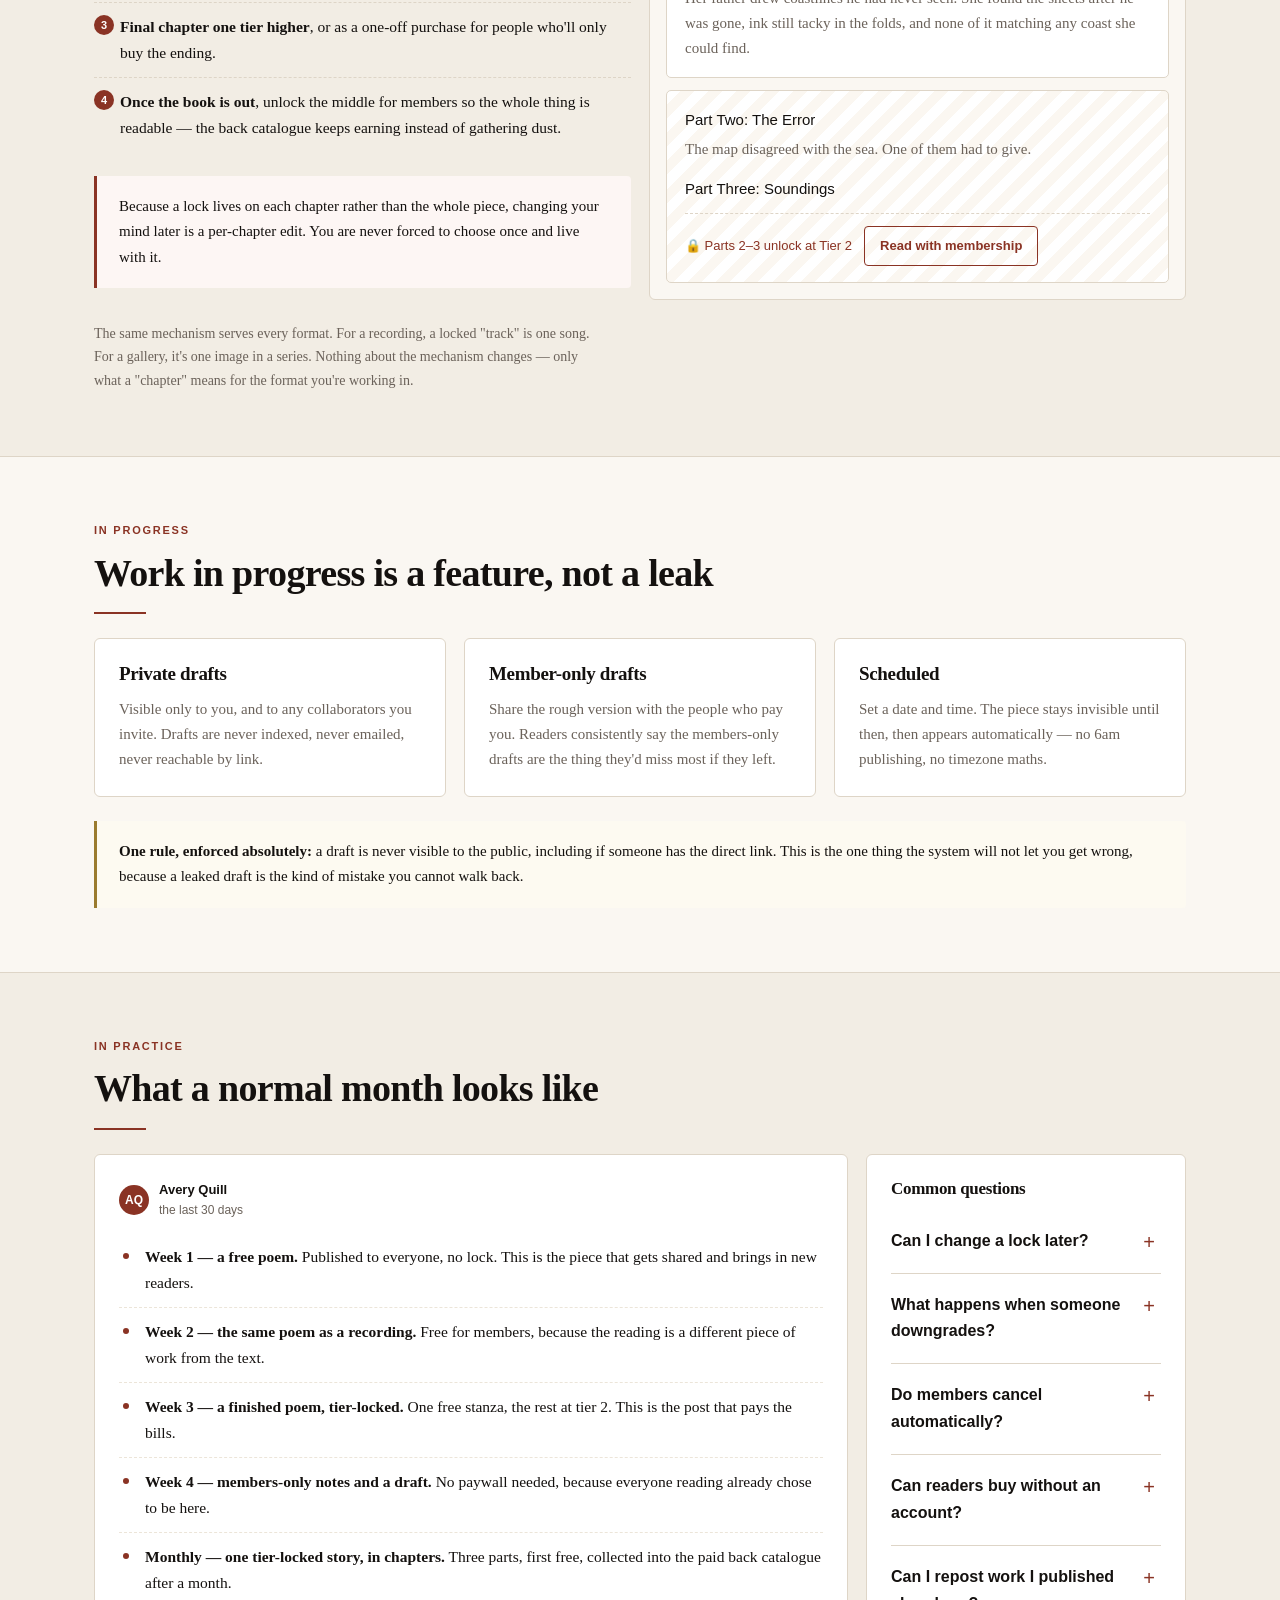
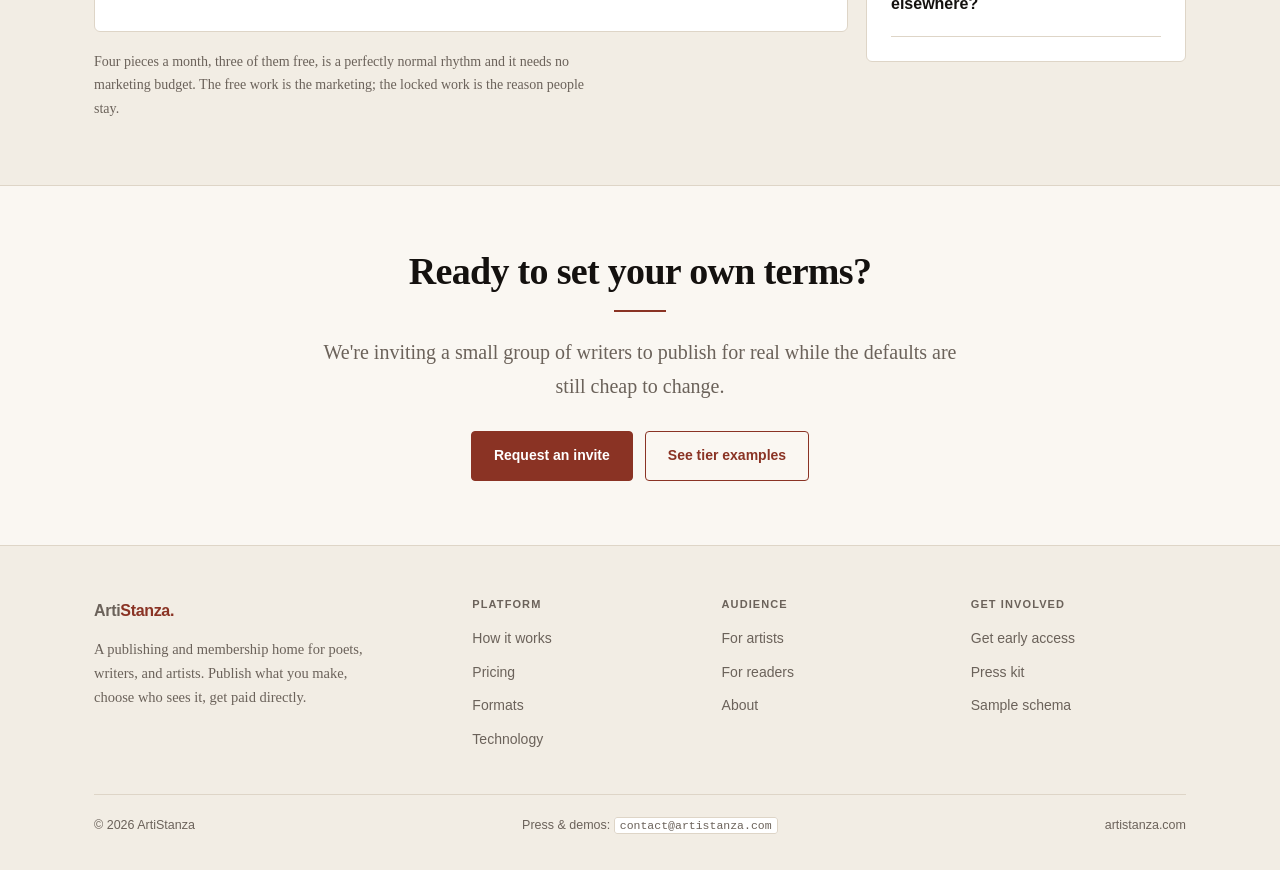
<file: how-it-works.html>
<!DOCTYPE html>
<html lang="en">
<head>
<meta charset="utf-8">
<meta name="viewport" content="width=device-width, initial-scale=1">
<title>How ArtiStanza works — ArtiStanza</title>
<meta name="description" content="Publish in one step, choose who can read each piece, and get paid. Four ways to gate a post, plus chapter-level locking for longer work.">
<link rel="stylesheet" href="assets/css/site.css">
<link rel="icon" href="data:image/svg+xml,<svg xmlns='http://www.w3.org/2000/svg' viewBox='0 0 32 32'><rect width='32' height='32' rx='6' fill='%2314110f'/><text x='16' y='23' font-family='Georgia,serif' font-size='20' fill='%23faf7f2' text-anchor='middle'>A</text></svg>">
</head>
<body>
<a class="skip" href="#main">Skip to content</a>

<header class="site-head">
  <div class="wrap head-inner">
    <a class="logo" href="index.html">Arti<span>Stanza</span><span class="dot">.</span></a>
    <button class="nav-toggle" aria-expanded="false" aria-controls="primary-nav">Menu</button>
    <nav class="primary" id="primary-nav" aria-label="Primary">
      <a href="how-it-works.html">How it works</a>
      <a href="pricing.html">Pricing</a>
      <a href="formats.html">Formats</a>
      <a href="for-artists.html">For artists</a>
      <a href="for-readers.html">For readers</a>
      <a href="technology.html">Technology</a>
      <a href="about.html">About</a>
      <a class="nav-cta" href="contact.html">Get early access</a>
    </nav>
  </div>
</header>

<main id="main">

  <section class="page-head">
    <div class="wrap">
      <p class="eyebrow">How it works</p>
      <h1>Publish, gate, get paid</h1>
      <p class="lede">
        Three actions, and no separate paywall system to learn. The lock is a setting on
        the post itself, so it lives and dies with the post &mdash; it can't get left behind
        when you edit or unpublish something.
      </p>
    </div>
  </section>

  <!-- ============ THREE STEPS ============ -->
  <section class="section">
    <div class="wrap">
      <div class="grid g3">
        <div class="card">
          <div class="num">1</div>
          <h3>Write and publish</h3>
          <p>Drop in a poem, a story, a recording, a gallery. Save as draft, schedule it
             for a date, or post it now.</p>
          <p class="small muted" style="margin-top:12px">
            Drafts are private by default. Nothing is visible until you publish, and
            scheduling keeps a piece hidden until its moment.
          </p>
        </div>
        <div class="card">
          <div class="num">2</div>
          <h3>Choose who sees it</h3>
          <p>Free for everyone, free for members only, locked to a tier you name, or sold
             individually. Change it whenever.</p>
          <p class="small muted" style="margin-top:12px">
            Nothing about a piece is permanent. Unlock an old poem for everyone after a
            collection is published, or lock last year's free work for new members.
          </p>
        </div>
        <div class="card">
          <div class="num">3</div>
          <h3>Keep the money</h3>
          <p>Monthly and annual tiers, tips, and one-off sales. Regular payouts with a
             fee breakdown you can read.</p>
          <p class="small muted" style="margin-top:12px">
            Members cancel on their own terms, any time. You are not chasing anyone or
            begging anyone to stay.
          </p>
        </div>
      </div>
    </div>
  </section>

  <!-- ============ FOUR GATES ============ -->
  <section class="section section-alt" id="gates">
    <div class="wrap">
      <p class="eyebrow">Access rules</p>
      <h2>Four ways to open a door</h2>
      <div class="rule"></div>
      <p class="lede">
        You pick one per piece. Most creators use all four at once &mdash; free work to
        be found, member-only reading to sustain, tier-locked pieces to fund the tier,
        and occasional one-offs for the requests that come in.
      </p>

      <div class="table-wrap" style="margin-top:30px">
        <table>
          <thead>
            <tr><th>Setting</th><th>Who can open it</th><th>Good for</th></tr>
          </thead>
          <tbody>
            <tr>
              <td><span class="pill free"><span class="dot"></span>Free</span></td>
              <td>Everyone. No account, no email, nothing asked.</td>
              <td>Your public voice. This is the work that earns new members.</td>
            </tr>
            <tr>
              <td><span class="pill member"><span class="dot"></span>Members</span></td>
              <td>Anyone holding any active tier of yours.</td>
              <td>Backlist reading, bonus pieces, community notes, unpolished drafts.</td>
            </tr>
            <tr>
              <td><span class="pill locked"><span class="dot"></span>Tier locked</span></td>
              <td>Readers on a specific tier or anything above it.</td>
              <td>The work you most want funded: new collections, early access.</td>
            </tr>
            <tr>
              <td><span class="pill locked"><span class="dot"></span>One-off</span></td>
              <td>Anyone who pays, once. They keep it permanently.</td>
              <td>A specific poem someone asked for. No ongoing commitment for them.</td>
            </tr>
          </tbody>
        </table>
      </div>

      <div class="note">
        <p><b>Upgrade once, unlock everything.</b> Tiers are an ordered ladder. If a piece
        is locked to tier 2, then tier 3 members see it too &mdash; automatically, with no
        settings to update. You set the rule once and it holds for every future tier.</p>
      </div>

      <div class="note green">
        <p><b>Locked pieces still appear in member feeds.</b> Readers see the title, your
        note, and the free part, with a clear badge. That's not a bug &mdash; it's how
        someone discovers there is work they'd like to read. A post you hide completely
        is a post nobody can find.</p>
      </div>
    </div>
  </section>

  <!-- ============ TEASERS ============ -->
  <section class="section" id="teasers">
    <div class="wrap">
      <p class="eyebrow">Writing the teaser</p>
      <h2>The free part has to earn the rest</h2>
      <div class="rule"></div>
      <div class="grid g-side">
        <div>
          <p class="lede">
            This is the single most important writing decision on the platform, and nobody
            can make it for you.
          </p>
          <p class="muted">
            A reader decides whether to pay based entirely on what they got for free. Two
            failures show up repeatedly, and they are mirror images of each other.
          </p>

          <div class="grid g2" style="margin-top:24px">
            <div class="card flat">
              <h3 class="small" style="color:var(--locked);font-family:var(--sans);text-transform:uppercase;letter-spacing:.08em;font-size:11.5px">Too little</h3>
              <h3 style="margin-top:8px">The teasing first line</h3>
              <p>The gate opens after the title. The reader gets the feeling of being
                 cut off, and pays out of irritation or suspicion. They read a sentence,
                 feel cheated, and cancel within a month.</p>
            </div>
            <div class="card flat">
              <h3 class="small" style="color:var(--locked);font-family:var(--sans);text-transform:uppercase;letter-spacing:.08em;font-size:11.5px">Too much</h3>
              <h3 style="margin-top:8px">Almost the whole thing</h3>
              <p>You give away the entire poem and charge for the last stanza. Readers
                 spot this instantly. It reads as a pricing error, and it makes the
                 whole tier feel like a tax on the ending.</p>
            </div>
          </div>

          <div class="card" style="margin-top:18px;border-color:var(--accent-2)">
            <h3>What works instead</h3>
            <ul class="tight" style="margin-top:6px">
              <li><b>Give a complete thing.</b> The first stanza, or the opening movement
                &mdash; finished in itself, so it can be read as a small poem.</li>
              <li><b>Make the locked part feel like an event.</b> A turn, a reveal, the
                arrival. If the free part already resolves, nobody pays.</li>
              <li><b>Set it by hand.</b> Choose the exact split rather than a percentage.
                You know where each piece turns.</li>
              <li><b>Test it once.</b> Send the free part to a friend who reads a lot.
                If they aren't curious about the rest, the split is wrong.</li>
            </ul>
          </div>
        </div>

        <aside class="aside sticky">
          <h3>On this page</h3>
          <ul class="toc">
            <li><a href="#gates">Four ways to gate</a></li>
            <li><a href="#teasers">Writing the teaser</a></li>
            <li><a href="#chapters">Locking by chapter</a></li>
            <li><a href="#sections">Drafts and scheduling</a></li>
            <li><a href="#workflow">Your daily workflow</a></li>
          </ul>
          <p class="small muted" style="margin-top:18px">
            Long work is where tiering earns the most. The pattern below is the one most
            creators settle on.
          </p>
        </aside>
      </div>
    </div>
  </section>

  <!-- ============ CHAPTERS ============ -->
  <section class="section section-alt" id="chapters">
    <div class="wrap">
      <p class="eyebrow">Longer work</p>
      <h2>Lock the chapters, not the book</h2>
      <div class="rule"></div>
      <p class="lede">
        A novel-length piece almost never sells as one lump. Splitting it lets a reader
        start free, get hooked, and unlock the rest over weeks &mdash; while giving you
        more chances to be paid for the same work.
      </p>

      <div class="grid g2" style="margin-top:30px">
        <div>
          <h3 style="margin-bottom:12px">The pattern most creators land on</h3>
          <ol class="tight">
            <li><b>Chapter one free.</b> Always. This is the shop window and it never costs
                you anything.</li>
            <li><b>Middle chapters at one tier.</b> The bulk of the work, where the
                revenue actually lives.</li>
            <li><b>Final chapter one tier higher</b>, or as a one-off purchase for people
                who'll only buy the ending.</li>
            <li><b>Once the book is out</b>, unlock the middle for members so the whole
                thing is readable &mdash; the back catalogue keeps earning instead of
                gathering dust.</li>
          </ol>
          <div class="note">
            <p>Because a lock lives on each chapter rather than the whole piece, changing
            your mind later is a per-chapter edit. You are never forced to choose once and
            live with it.</p>
          </div>
        </div>

        <div class="mock">
          <div class="mock-bar"><span>The Cartographer's Daughter</span><span class="spacer"></span><span class="pill locked">3 parts &middot; 18 min</span></div>
          <div class="mock-body">
            <div class="post">
              <div class="post-head">
                <div class="avatar">AQ</div>
                <div><b>Avery Quill</b><div style="color:var(--muted);font-size:12px">5 days ago</div></div>
              </div>
              <p class="post-title" style="font-style:normal;font-family:var(--sans);font-size:15px;margin-bottom:4px">Part One: The Drafting Table</p>
              <p class="post-body" style="font-family:var(--serif);font-size:15px">Her father drew coastlines he had never seen. She found the sheets
              after he was gone, ink still tacky in the folds, and none of it matching
              any coast she could find.</p>
            </div>
            <div class="post locked">
              <p class="post-title" style="font-style:normal;font-family:var(--sans);font-size:15px;margin:0 0 4px">Part Two: The Error</p>
              <p class="post-body" style="font-family:var(--serif);font-size:15px">The map disagreed with the sea. One of them had to give.</p>
              <p class="post-title" style="font-style:normal;font-family:var(--sans);font-size:15px;margin:14px 0 0">Part Three: Soundings</p>
              <div class="lockbar">
                <span>&#128274; Parts 2&ndash;3 unlock at Tier 2</span>
                <span class="btn small ghost">Read with membership</span>
              </div>
            </div>
          </div>
        </div>
      </div>

      <p class="small muted" style="margin-top:22px;max-width:72ch">
        The same mechanism serves every format. For a recording, a locked "track" is one
        song. For a gallery, it's one image in a series. Nothing about the mechanism
        changes &mdash; only what a "chapter" means for the format you're working in.
      </p>
    </div>
  </section>

  <!-- ============ DRAFTS / SCHEDULING ============ -->
  <section class="section" id="sections">
    <div class="wrap">
      <p class="eyebrow">In progress</p>
      <h2>Work in progress is a feature, not a leak</h2>
      <div class="rule"></div>
      <div class="grid g3">
        <div class="card">
          <h3>Private drafts</h3>
          <p>Visible only to you, and to any collaborators you invite. Drafts are never
             indexed, never emailed, never reachable by link.</p>
        </div>
        <div class="card">
          <h3>Member-only drafts</h3>
          <p>Share the rough version with the people who pay you. Readers consistently
             say the members-only drafts are the thing they'd miss most if they left.</p>
        </div>
        <div class="card">
          <h3>Scheduled</h3>
          <p>Set a date and time. The piece stays invisible until then, then appears
             automatically &mdash; no 6am publishing, no timezone maths.</p>
        </div>
      </div>

      <div class="note gold">
        <p><b>One rule, enforced absolutely:</b> a draft is never visible to the public,
        including if someone has the direct link. This is the one thing the system will
        not let you get wrong, because a leaked draft is the kind of mistake you cannot
        walk back.</p>
      </div>
    </div>
  </section>

  <!-- ============ WORKFLOW ============ -->
  <section class="section section-alt" id="workflow">
    <div class="wrap">
      <p class="eyebrow">In practice</p>
      <h2>What a normal month looks like</h2>
      <div class="rule"></div>
      <div class="grid g-side">
        <div>
          <div class="card">
            <div class="post-head" style="margin-bottom:12px">
              <div class="avatar">AQ</div>
              <div><b>Avery Quill</b><div style="color:var(--muted);font-size:12px">the last 30 days</div></div>
            </div>
            <ul class="tight">
              <li><b>Week 1 &mdash; a free poem.</b> Published to everyone, no lock.
                This is the piece that gets shared and brings in new readers.</li>
              <li><b>Week 2 &mdash; the same poem as a recording.</b> Free for members,
                because the reading is a different piece of work from the text.</li>
              <li><b>Week 3 &mdash; a finished poem, tier-locked.</b> One free stanza,
                the rest at tier 2. This is the post that pays the bills.</li>
              <li><b>Week 4 &mdash; members-only notes and a draft.</b> No paywall
                needed, because everyone reading already chose to be here.</li>
              <li><b>Monthly &mdash; one tier-locked story, in chapters.</b> Three parts,
                first free, collected into the paid back catalogue after a month.</li>
            </ul>
          </div>
          <p class="small muted" style="margin-top:18px;max-width:70ch">
            Four pieces a month, three of them free, is a perfectly normal rhythm and it
            needs no marketing budget. The free work is the marketing; the locked work is
            the reason people stay.
          </p>
        </div>

        <aside class="aside">
          <h3>Common questions</h3>
          <div class="faq" style="margin-top:8px;border-top:0">
            <details>
              <summary>Can I change a lock later?</summary>
              <div class="answer">Yes, at any time, on any piece. It applies immediately
                to everyone. Existing members keep whatever they already unlocked.</div>
            </details>
            <details>
              <summary>What happens when someone downgrades?</summary>
              <div class="answer">They keep everything they bought outright. Work locked
                above their new tier becomes preview-only until they upgrade again.
                Nothing is deleted.</div>
            </details>
            <details>
              <summary>Do members cancel automatically?</summary>
              <div class="answer">No. They choose, and they get a reminder before anything
                is charged. We would rather lose a member than lose their trust.</div>
            </details>
            <details>
              <summary>Can readers buy without an account?</summary>
              <div class="answer">Yes. A one-off purchase unlocks the piece for anyone.
                An account is only needed if they want it kept in their library.</div>
            </details>
            <details>
              <summary>Can I repost work I published elsewhere?</summary>
              <div class="answer">Yes, and we don't ask for exclusivity. If it later
                appears in a print collection, unlock it here for members &mdash; your
                readers get the archive.</div>
            </details>
          </div>
        </aside>
      </div>
    </div>
  </section>

  <!-- ============ CTA ============ -->
  <section class="section">
    <div class="wrap narrow center">
      <h2>Ready to set your own terms?</h2>
      <div class="rule" style="margin-left:auto;margin-right:auto"></div>
      <p class="lede" style="margin:0 auto 28px">
        We're inviting a small group of writers to publish for real while the defaults are
        still cheap to change.
      </p>
      <div class="btn-row" style="justify-content:center">
        <a class="btn" href="contact.html">Request an invite</a>
        <a class="btn ghost" href="pricing.html">See tier examples</a>
      </div>
    </div>
  </section>

</main>

<footer class="site-foot">
  <div class="wrap">
    <div class="foot-grid">
      <div class="foot-col">
        <a class="logo" href="index.html">Arti<span>Stanza</span><span class="dot">.</span></a>
        <p class="foot-about">
          A publishing and membership home for poets, writers, and artists. Publish what
          you make, choose who sees it, get paid directly.
        </p>
      </div>
      <div class="foot-col">
        <h4>Platform</h4>
        <ul>
          <li><a href="how-it-works.html">How it works</a></li>
          <li><a href="pricing.html">Pricing</a></li>
          <li><a href="formats.html">Formats</a></li>
          <li><a href="technology.html">Technology</a></li>
        </ul>
      </div>
      <div class="foot-col">
        <h4>Audience</h4>
        <ul>
          <li><a href="for-artists.html">For artists</a></li>
          <li><a href="for-readers.html">For readers</a></li>
          <li><a href="about.html">About</a></li>
        </ul>
      </div>
      <div class="foot-col">
        <h4>Get involved</h4>
        <ul>
          <li><a href="contact.html">Get early access</a></li>
          <li><a href="contact.html">Press kit</a></li>
          <li><a href="technology.html">Sample schema</a></li>
        </ul>
      </div>
    </div>
    <div class="foot-bottom">
      <div>&copy; 2026 ArtiStanza</div>
      <div>Press &amp; demos: <span class="kbd">contact@artistanza.com</span></div>
      <div>artistanza.com</div>
    </div>
  </div>
</footer>

<script src="assets/js/site.js"></script>
</body>
</html>
</file>
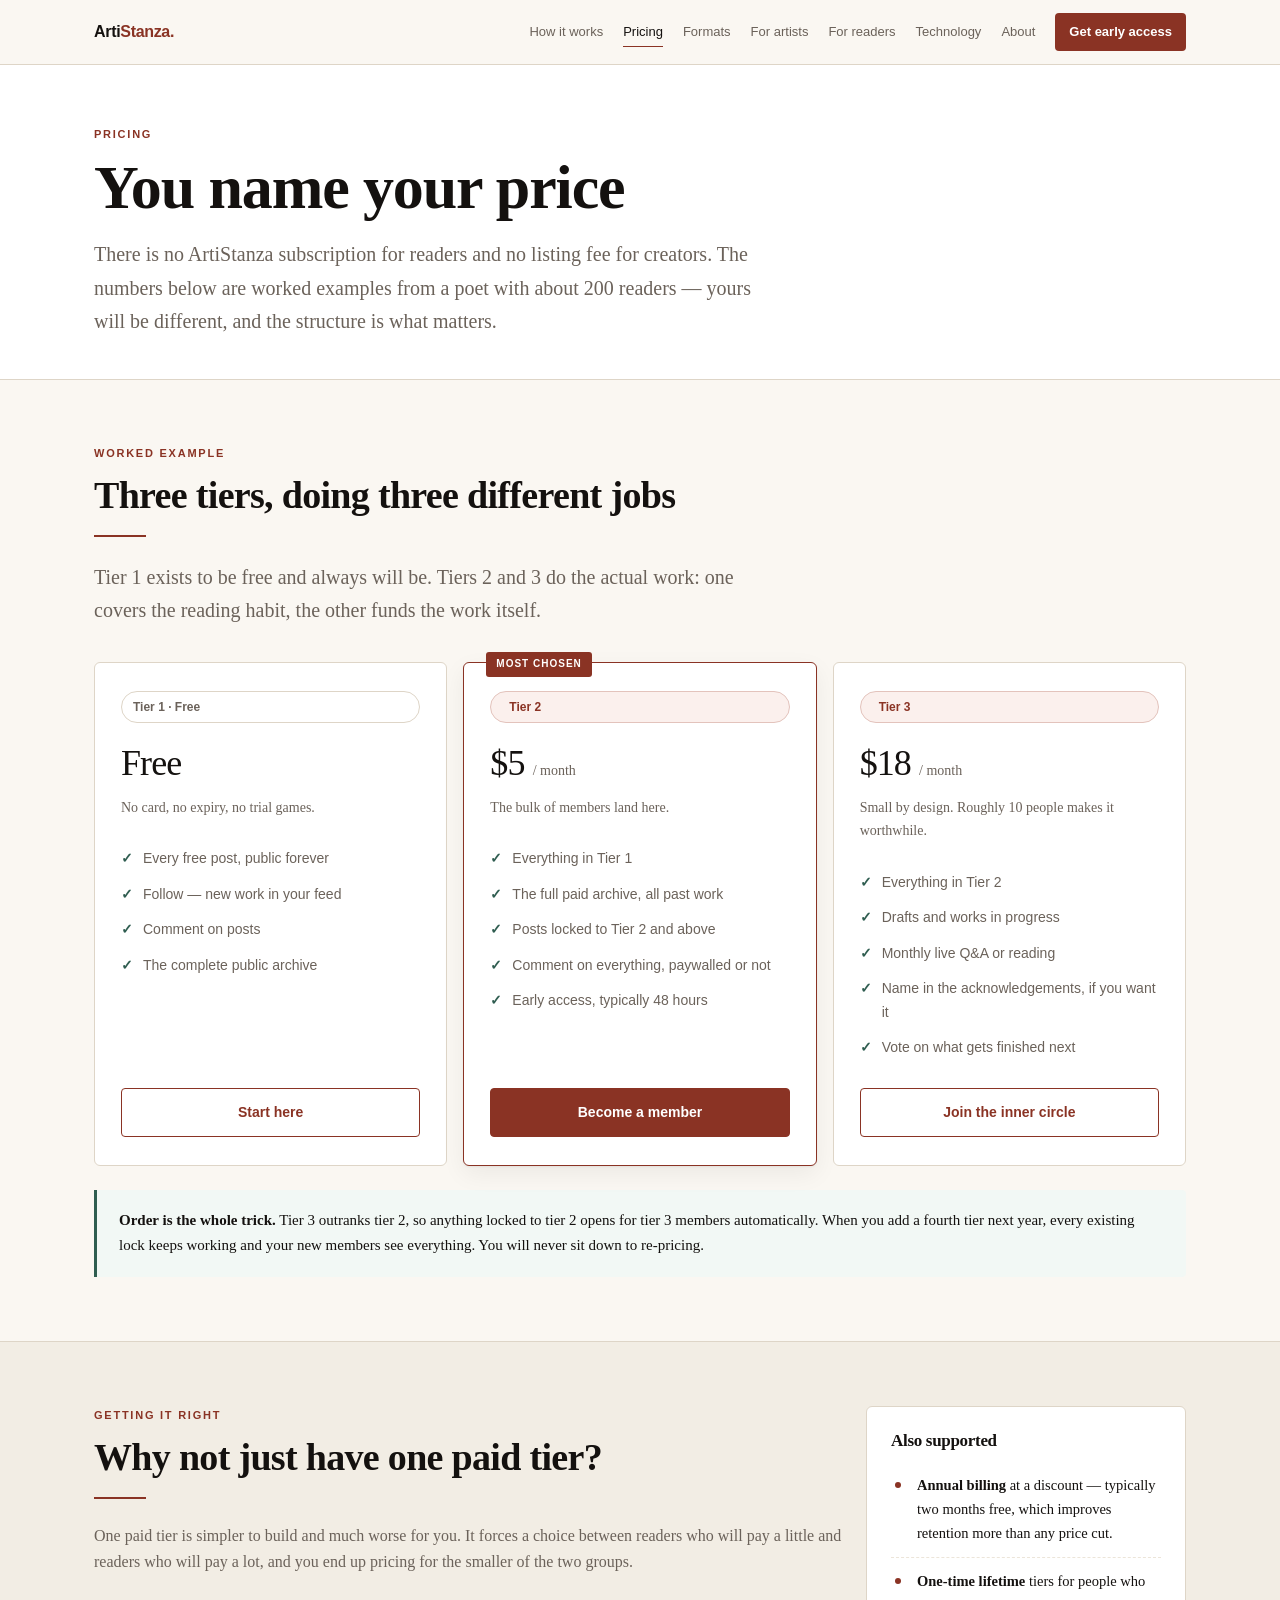
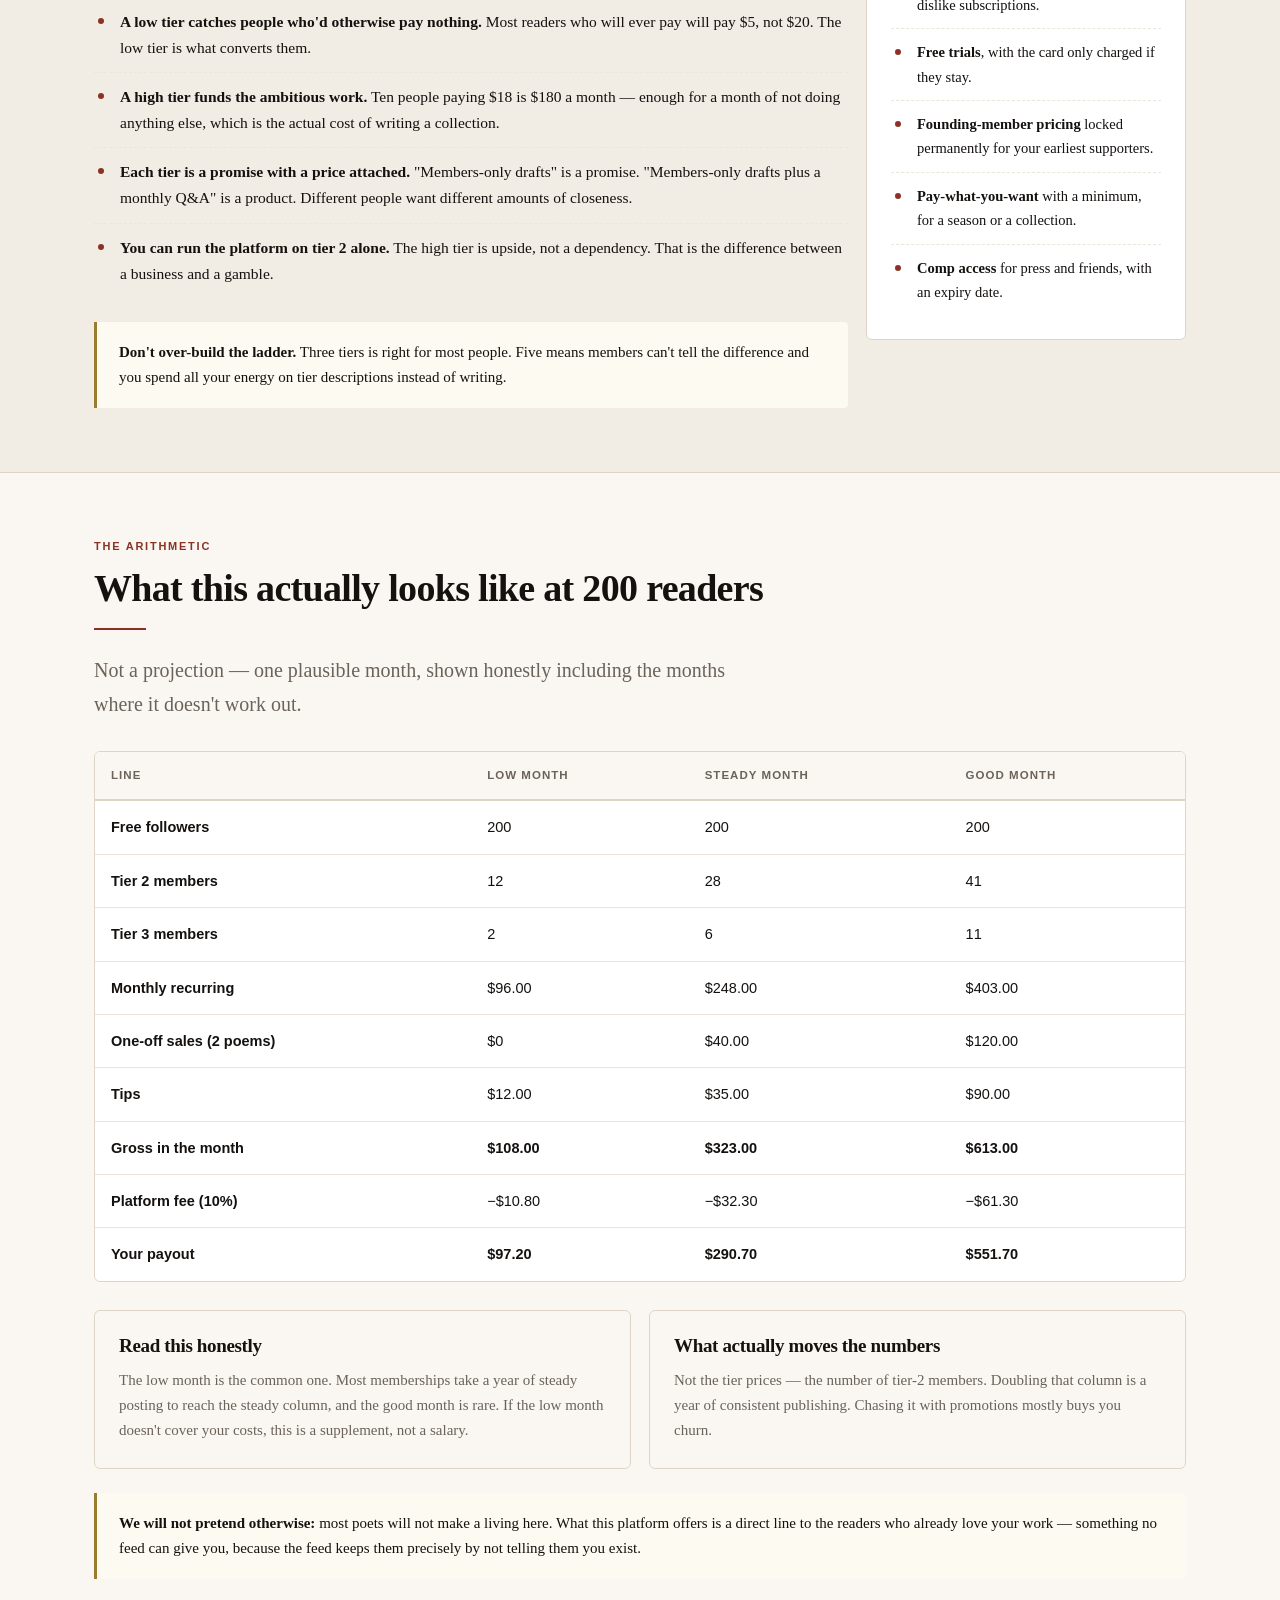
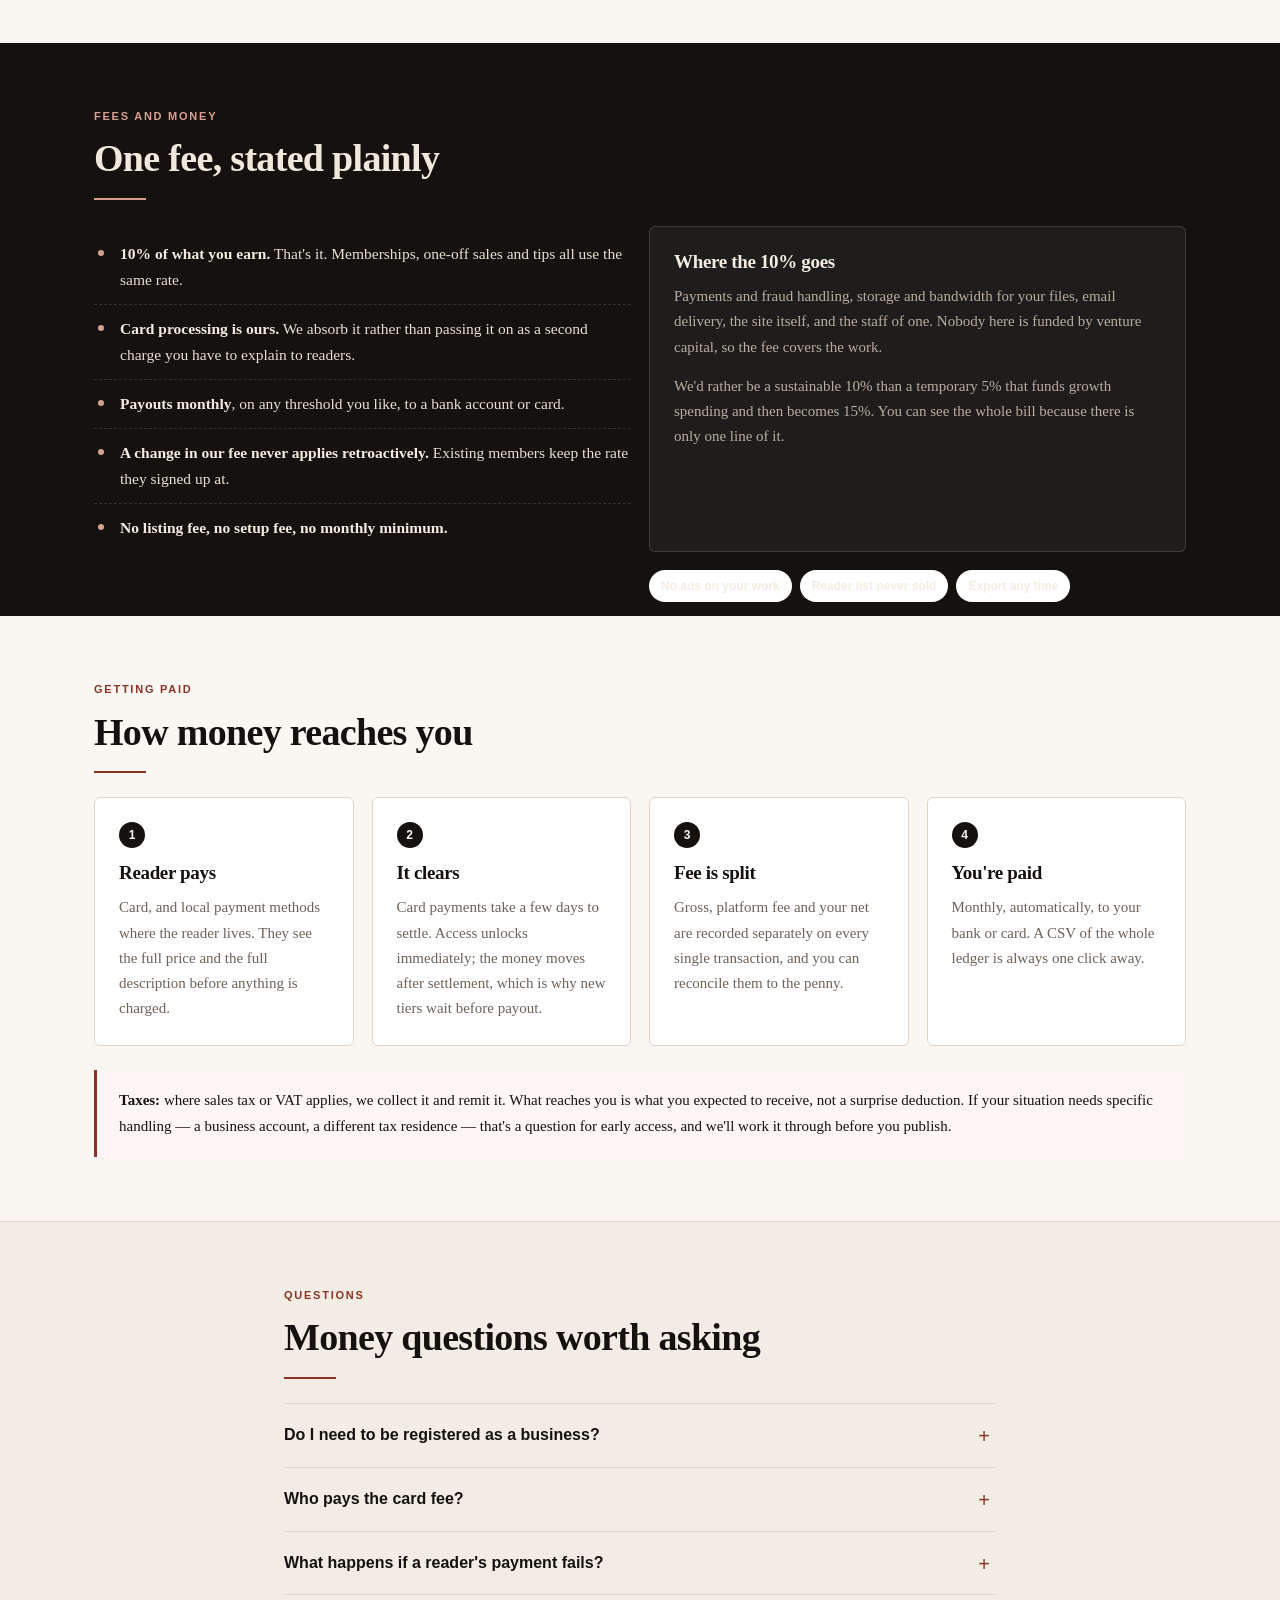
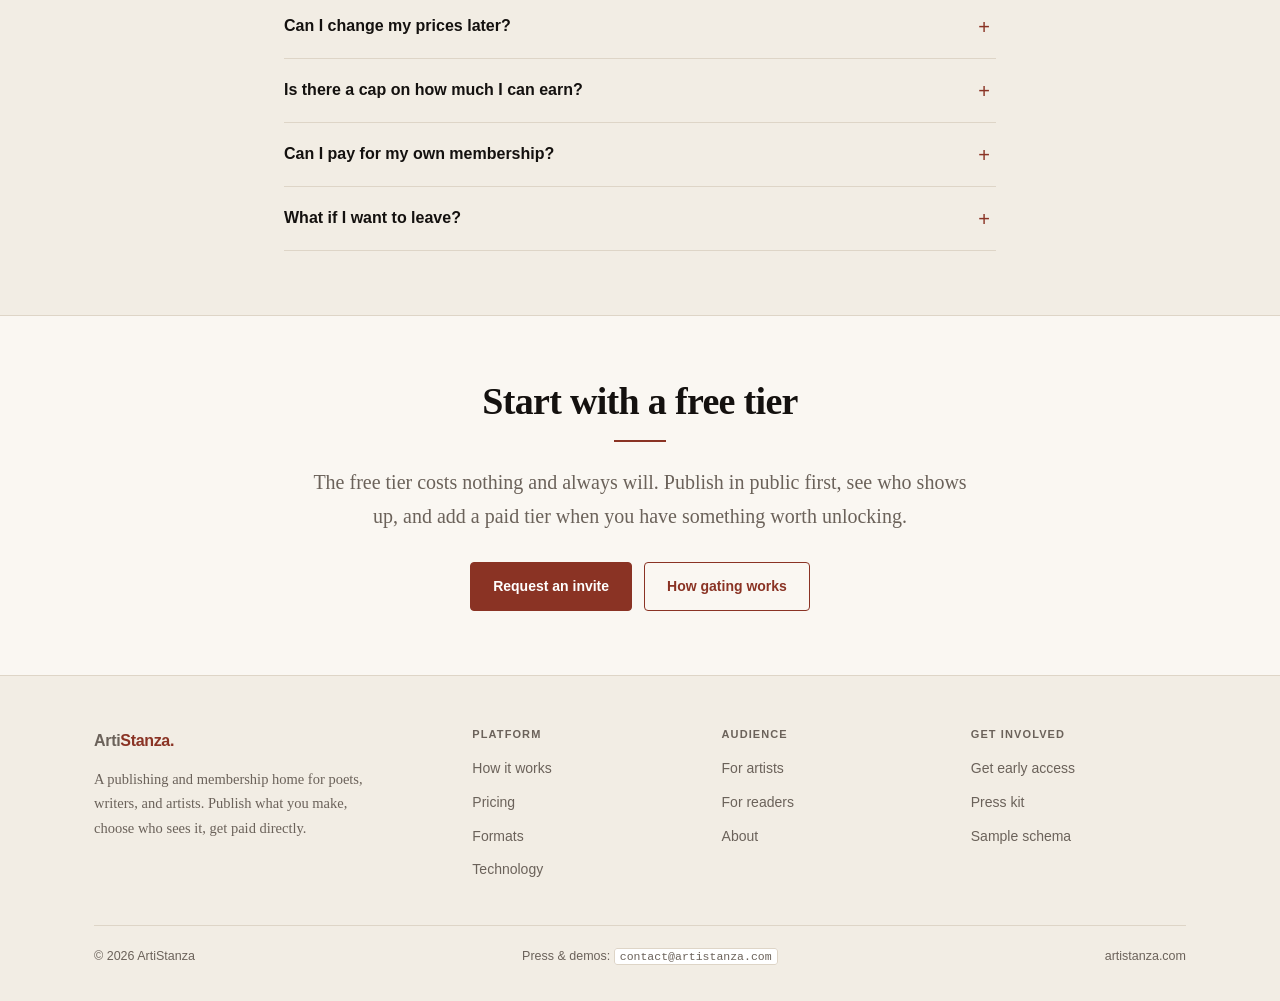
<file: pricing.html>
<!DOCTYPE html>
<html lang="en">
<head>
<meta charset="utf-8">
<meta name="viewport" content="width=device-width, initial-scale=1">
<title>Pricing and payouts — ArtiStanza</title>
<meta name="description" content="Tiered memberships, one-off sales, tips and payouts. What creators charge, what the platform fee is, and how money moves.">
<link rel="stylesheet" href="assets/css/site.css">
<link rel="icon" href="data:image/svg+xml,<svg xmlns='http://www.w3.org/2000/svg' viewBox='0 0 32 32'><rect width='32' height='32' rx='6' fill='%2314110f'/><text x='16' y='23' font-family='Georgia,serif' font-size='20' fill='%23faf7f2' text-anchor='middle'>A</text></svg>">
</head>
<body>
<a class="skip" href="#main">Skip to content</a>

<header class="site-head">
  <div class="wrap head-inner">
    <a class="logo" href="index.html">Arti<span>Stanza</span><span class="dot">.</span></a>
    <button class="nav-toggle" aria-expanded="false" aria-controls="primary-nav">Menu</button>
    <nav class="primary" id="primary-nav" aria-label="Primary">
      <a href="how-it-works.html">How it works</a>
      <a href="pricing.html">Pricing</a>
      <a href="formats.html">Formats</a>
      <a href="for-artists.html">For artists</a>
      <a href="for-readers.html">For readers</a>
      <a href="technology.html">Technology</a>
      <a href="about.html">About</a>
      <a class="nav-cta" href="contact.html">Get early access</a>
    </nav>
  </div>
</header>

<main id="main">

  <section class="page-head">
    <div class="wrap">
      <p class="eyebrow">Pricing</p>
      <h1>You name your price</h1>
      <p class="lede">
        There is no ArtiStanza subscription for readers and no listing fee for creators.
        The numbers below are worked examples from a poet with about 200 readers &mdash;
        yours will be different, and the structure is what matters.
      </p>
    </div>
  </section>

  <!-- ============ TIER EXAMPLE ============ -->
  <section class="section">
    <div class="wrap">
      <p class="eyebrow">Worked example</p>
      <h2>Three tiers, doing three different jobs</h2>
      <div class="rule"></div>
      <p class="lede">
        Tier 1 exists to be free and always will be. Tiers 2 and 3 do the actual work:
        one covers the reading habit, the other funds the work itself.
      </p>

      <div class="tiers" style="margin-top:34px">
        <div class="tier">
          <span class="pill">Tier 1 &middot; Free</span>
          <div class="price">Free</div>
          <p class="price-note">No card, no expiry, no trial games.</p>
          <ul>
            <li>Every free post, public forever</li>
            <li>Follow &mdash; new work in your feed</li>
            <li>Comment on posts</li>
            <li>The complete public archive</li>
          </ul>
          <a class="btn ghost" href="contact.html">Start here</a>
        </div>

        <div class="tier featured">
          <span class="pill locked"><span class="dot"></span>Tier 2</span>
          <div class="price">$5 <small>/ month</small></div>
          <p class="price-note">The bulk of members land here.</p>
          <ul>
            <li>Everything in Tier 1</li>
            <li>The full paid archive, all past work</li>
            <li>Posts locked to Tier 2 and above</li>
            <li>Comment on everything, paywalled or not</li>
            <li>Early access, typically 48 hours</li>
          </ul>
          <a class="btn" href="contact.html">Become a member</a>
        </div>

        <div class="tier">
          <span class="pill locked"><span class="dot"></span>Tier 3</span>
          <div class="price">$18 <small>/ month</small></div>
          <p class="price-note">Small by design. Roughly 10 people makes it worthwhile.</p>
          <ul>
            <li>Everything in Tier 2</li>
            <li>Drafts and works in progress</li>
            <li>Monthly live Q&amp;A or reading</li>
            <li>Name in the acknowledgements, if you want it</li>
            <li>Vote on what gets finished next</li>
          </ul>
          <a class="btn ghost" href="contact.html">Join the inner circle</a>
        </div>
      </div>

      <div class="note green">
        <p><b>Order is the whole trick.</b> Tier 3 outranks tier 2, so anything locked to
        tier 2 opens for tier 3 members automatically. When you add a fourth tier next
        year, every existing lock keeps working and your new members see everything.
        You will never sit down to re-pricing.</p>
      </div>
    </div>
  </section>

  <!-- ============ WHY THREE TIERS ============ -->
  <section class="section section-alt">
    <div class="wrap">
      <div class="grid g-side">
        <div>
          <p class="eyebrow">Getting it right</p>
          <h2>Why not just have one paid tier?</h2>
          <div class="rule"></div>
          <p class="muted">
            One paid tier is simpler to build and much worse for you. It forces a choice
            between readers who will pay a little and readers who will pay a lot, and you
            end up pricing for the smaller of the two groups.
          </p>
          <ul class="tight" style="margin-top:22px">
            <li><b>A low tier catches people who'd otherwise pay nothing.</b> Most readers
              who will ever pay will pay $5, not $20. The low tier is what converts them.</li>
            <li><b>A high tier funds the ambitious work.</b> Ten people paying $18 is $180
              a month &mdash; enough for a month of not doing anything else, which is the
              actual cost of writing a collection.</li>
            <li><b>Each tier is a promise with a price attached.</b> "Members-only drafts"
              is a promise. "Members-only drafts plus a monthly Q&amp;A" is a product.
              Different people want different amounts of closeness.</li>
            <li><b>You can run the platform on tier 2 alone.</b> The high tier is upside,
              not a dependency. That is the difference between a business and a gamble.</li>
          </ul>
          <div class="note gold">
            <p><b>Don't over-build the ladder.</b> Three tiers is right for most people.
            Five means members can't tell the difference and you spend all your energy on
            tier descriptions instead of writing.</p>
          </div>
        </div>

        <aside class="aside">
          <h3>Also supported</h3>
          <ul class="tight" style="margin-top:10px">
            <li><b>Annual billing</b> at a discount &mdash; typically two months free, which
              improves retention more than any price cut.</li>
            <li><b>One-time lifetime</b> tiers for people who dislike subscriptions.</li>
            <li><b>Free trials</b>, with the card only charged if they stay.</li>
            <li><b>Founding-member pricing</b> locked permanently for your earliest
              supporters.</li>
            <li><b>Pay-what-you-want</b> with a minimum, for a season or a collection.</li>
            <li><b>Comp access</b> for press and friends, with an expiry date.</li>
          </ul>
        </aside>
      </div>
    </div>
  </section>

  <!-- ============ THE MATH ============ -->
  <section class="section">
    <div class="wrap">
      <p class="eyebrow">The arithmetic</p>
      <h2>What this actually looks like at 200 readers</h2>
      <div class="rule"></div>
      <p class="lede">
        Not a projection &mdash; one plausible month, shown honestly including the months
        where it doesn't work out.
      </p>

      <div class="table-wrap" style="margin-top:30px">
        <table>
          <thead>
            <tr><th>Line</th><th>Low month</th><th>Steady month</th><th>Good month</th></tr>
          </thead>
          <tbody>
            <tr><th>Free followers</th><td>200</td><td>200</td><td>200</td></tr>
            <tr><th>Tier 2 members</th><td>12</td><td>28</td><td>41</td></tr>
            <tr><th>Tier 3 members</th><td>2</td><td>6</td><td>11</td></tr>
            <tr><th>Monthly recurring</th><td>$96.00</td><td>$248.00</td><td>$403.00</td></tr>
            <tr><th>One-off sales (2 poems)</th><td>$0</td><td>$40.00</td><td>$120.00</td></tr>
            <tr><th>Tips</th><td>$12.00</td><td>$35.00</td><td>$90.00</td></tr>
            <tr><th><b>Gross in the month</b></td><td><b>$108.00</b></td><td><b>$323.00</b></td><td><b>$613.00</b></td></tr>
            <tr><th>Platform fee (10%)</th><td>−$10.80</td><td>−$32.30</td><td>−$61.30</td></tr>
            <tr><th><b>Your payout</b></td><td><b>$97.20</b></td><td><b>$290.70</b></td><td><b>$551.70</b></td></tr>
          </tbody>
        </table>
      </div>

      <div class="grid g2" style="margin-top:28px">
        <div class="card flat">
          <h3>Read this honestly</h3>
          <p>The low month is the common one. Most memberships take a year of steady
             posting to reach the steady column, and the good month is rare. If the low
             month doesn't cover your costs, this is a supplement, not a salary.</p>
        </div>
        <div class="card flat">
          <h3>What actually moves the numbers</h3>
          <p>Not the tier prices &mdash; the number of tier-2 members. Doubling that column
             is a year of consistent publishing. Chasing it with promotions mostly buys
             you churn.</p>
        </div>
      </div>

      <div class="note gold">
        <p><b>We will not pretend otherwise:</b> most poets will not make a living here.
          What this platform offers is a direct line to the readers who already love your
          work &mdash; something no feed can give you, because the feed keeps them
          precisely by not telling them you exist.</p>
      </div>
    </div>
  </section>

  <!-- ============ FEES ============ -->
  <section class="section section-ink">
    <div class="wrap">
      <p class="eyebrow">Fees and money</p>
      <h2>One fee, stated plainly</h2>
      <div class="rule"></div>

      <div class="grid g2" style="margin-top:26px">
        <div>
          <ul class="tight" style="margin-top:4px">
            <li style="color:#e8e0d5;border-color:rgba(255,255,255,.14)"><b style="color:#f3ece2">10% of what you earn.</b> That's it. Memberships, one-off sales and tips all use the same rate.</li>
            <li style="color:#e8e0d5;border-color:rgba(255,255,255,.14)"><b style="color:#f3ece2">Card processing is ours.</b> We absorb it rather than passing it on as a second charge you have to explain to readers.</li>
            <li style="color:#e8e0d5;border-color:rgba(255,255,255,.14)"><b style="color:#f3ece2">Payouts monthly</b>, on any threshold you like, to a bank account or card.</li>
            <li style="color:#e8e0d5;border-color:rgba(255,255,255,.14)"><b style="color:#f3ece2">A change in our fee never applies retroactively.</b> Existing members keep the rate they signed up at.</li>
            <li style="color:#e8e0d5;border-color:rgba(255,255,255,.14)"><b style="color:#f3ece2">No listing fee, no setup fee, no monthly minimum.</b></li>
          </ul>
        </div>
        <div>
          <div class="card" style="background:rgba(255,255,255,.05);border-color:rgba(255,255,255,.14)">
            <h3 style="color:#f3ece2">Where the 10% goes</h3>
            <p class="muted" style="font-size:15px">
              Payments and fraud handling, storage and bandwidth for your files,
              email delivery, the site itself, and the staff of one. Nobody here is
              funded by venture capital, so the fee covers the work.
            </p>
            <p class="muted" style="font-size:15px;margin-top:14px">
              We'd rather be a sustainable 10% than a temporary 5% that funds growth
              spending and then becomes 15%. You can see the whole bill because there is
              only one line of it.
            </p>
          </div>
          <div class="pill-row" style="margin-top:18px">
            <span class="pill" style="color:#f3ece2;border-color:rgba(255,255,255,.22)">No ads on your work</span>
            <span class="pill" style="color:#f3ece2;border-color:rgba(255,255,255,.22)">Reader list never sold</span>
            <span class="pill" style="color:#f3ece2;border-color:rgba(255,255,255,.22)">Export any time</span>
          </div>
        </div>
      </div>
    </div>
  </section>

  <!-- ============ PAYOUTS ============ -->
  <section class="section">
    <div class="wrap">
      <p class="eyebrow">Getting paid</p>
      <h2>How money reaches you</h2>
      <div class="rule"></div>
      <div class="grid g4">
        <div class="card">
          <div class="num">1</div>
          <h3>Reader pays</h3>
          <p>Card, and local payment methods where the reader lives. They see the full
             price and the full description before anything is charged.</p>
        </div>
        <div class="card">
          <div class="num">2</div>
          <h3>It clears</h3>
          <p>Card payments take a few days to settle. Access unlocks immediately; the
             money moves after settlement, which is why new tiers wait before payout.</p>
        </div>
        <div class="card">
          <div class="num">3</div>
          <h3>Fee is split</h3>
          <p>Gross, platform fee and your net are recorded separately on every single
             transaction, and you can reconcile them to the penny.</p>
        </div>
        <div class="card">
          <div class="num">4</div>
          <h3>You're paid</h3>
          <p>Monthly, automatically, to your bank or card. A CSV of the whole ledger is
             always one click away.</p>
        </div>
      </div>

      <div class="note">
        <p><b>Taxes:</b> where sales tax or VAT applies, we collect it and remit it. What
        reaches you is what you expected to receive, not a surprise deduction. If your
        situation needs specific handling &mdash; a business account, a different tax
        residence &mdash; that's a question for early access, and we'll work it through
        before you publish.</p>
      </div>
    </div>
  </section>

  <!-- ============ FAQ ============ -->
  <section class="section section-alt">
    <div class="wrap narrow">
      <p class="eyebrow">Questions</p>
      <h2>Money questions worth asking</h2>
      <div class="rule"></div>

      <div class="faq" style="margin-top:20px">
        <details>
          <summary>Do I need to be registered as a business?</summary>
          <div class="answer">
            No. Individual creators are supported, and the setup is a few fields rather
            than a legal entity. If you do have a business, or an LLC for other work,
            payouts go straight to it and nothing changes for your readers.
          </div>
        </details>
        <details>
          <summary>Who pays the card fee?</summary>
          <div class="answer">
            We do. A reader sees one number &mdash; your price &mdash; and never a line
            item about surcharges. A membership that quietly costs more at checkout than
            it advertised is a membership that gets cancelled.
          </div>
        </details>
        <details>
          <summary>What happens if a reader's payment fails?</summary>
          <div class="answer">
            They keep access for a grace period while we retry, and they get several
            reminders. Their access only ends if they do nothing. We never quietly
            delete a reader's library, and one-off purchases they already paid for stay
            unlocked permanently regardless.
          </div>
        </details>
        <details>
          <summary>Can I change my prices later?</summary>
          <div class="answer">
            Whenever you like, for new members. Existing members keep their rate. If you
            raise a price, nobody's membership is cancelled &mdash; existing members are
            grandfathered and new ones pay the new figure.
          </div>
        </details>
        <details>
          <summary>Is there a cap on how much I can earn?</summary>
          <div class="answer">
            No cap on income. Payment providers have anti-fraud thresholds they enforce
            regardless of who we are, and we'll tell you plainly if you approach one
            rather than letting a payment fail silently.
          </div>
        </details>
        <details>
          <summary>Can I pay for my own membership?</summary>
          <div class="answer">
            You can, and collaborators can buy access to a shared project. But it won't
            count toward your member numbers, because it isn't a reader relationship.
            We'd rather the analytics stayed honest.
          </div>
        </details>
        <details>
          <summary>What if I want to leave?</summary>
          <div class="answer">
            Take your archive and your member list. Nothing is held hostage, and we don't
            require notice. We'd rather leave you well than keep you resentfully.
          </div>
        </details>
      </div>
    </div>
  </section>

  <!-- ============ CTA ============ -->
  <section class="section">
    <div class="wrap narrow center">
      <h2>Start with a free tier</h2>
      <div class="rule" style="margin-left:auto;margin-right:auto"></div>
      <p class="lede" style="margin:0 auto 28px">
        The free tier costs nothing and always will. Publish in public first, see who
        shows up, and add a paid tier when you have something worth unlocking.
      </p>
      <div class="btn-row" style="justify-content:center">
        <a class="btn" href="contact.html">Request an invite</a>
        <a class="btn ghost" href="how-it-works.html">How gating works</a>
      </div>
    </div>
  </section>

</main>

<footer class="site-foot">
  <div class="wrap">
    <div class="foot-grid">
      <div class="foot-col">
        <a class="logo" href="index.html">Arti<span>Stanza</span><span class="dot">.</span></a>
        <p class="foot-about">
          A publishing and membership home for poets, writers, and artists. Publish what
          you make, choose who sees it, get paid directly.
        </p>
      </div>
      <div class="foot-col">
        <h4>Platform</h4>
        <ul>
          <li><a href="how-it-works.html">How it works</a></li>
          <li><a href="pricing.html">Pricing</a></li>
          <li><a href="formats.html">Formats</a></li>
          <li><a href="technology.html">Technology</a></li>
        </ul>
      </div>
      <div class="foot-col">
        <h4>Audience</h4>
        <ul>
          <li><a href="for-artists.html">For artists</a></li>
          <li><a href="for-readers.html">For readers</a></li>
          <li><a href="about.html">About</a></li>
        </ul>
      </div>
      <div class="foot-col">
        <h4>Get involved</h4>
        <ul>
          <li><a href="contact.html">Get early access</a></li>
          <li><a href="contact.html">Press kit</a></li>
          <li><a href="technology.html">Sample schema</a></li>
        </ul>
      </div>
    </div>
    <div class="foot-bottom">
      <div>&copy; 2026 ArtiStanza</div>
      <div>Press &amp; demos: <span class="kbd">contact@artistanza.com</span></div>
      <div>artistanza.com</div>
    </div>
  </div>
</footer>

<script src="assets/js/site.js"></script>
</body>
</html>
</file>
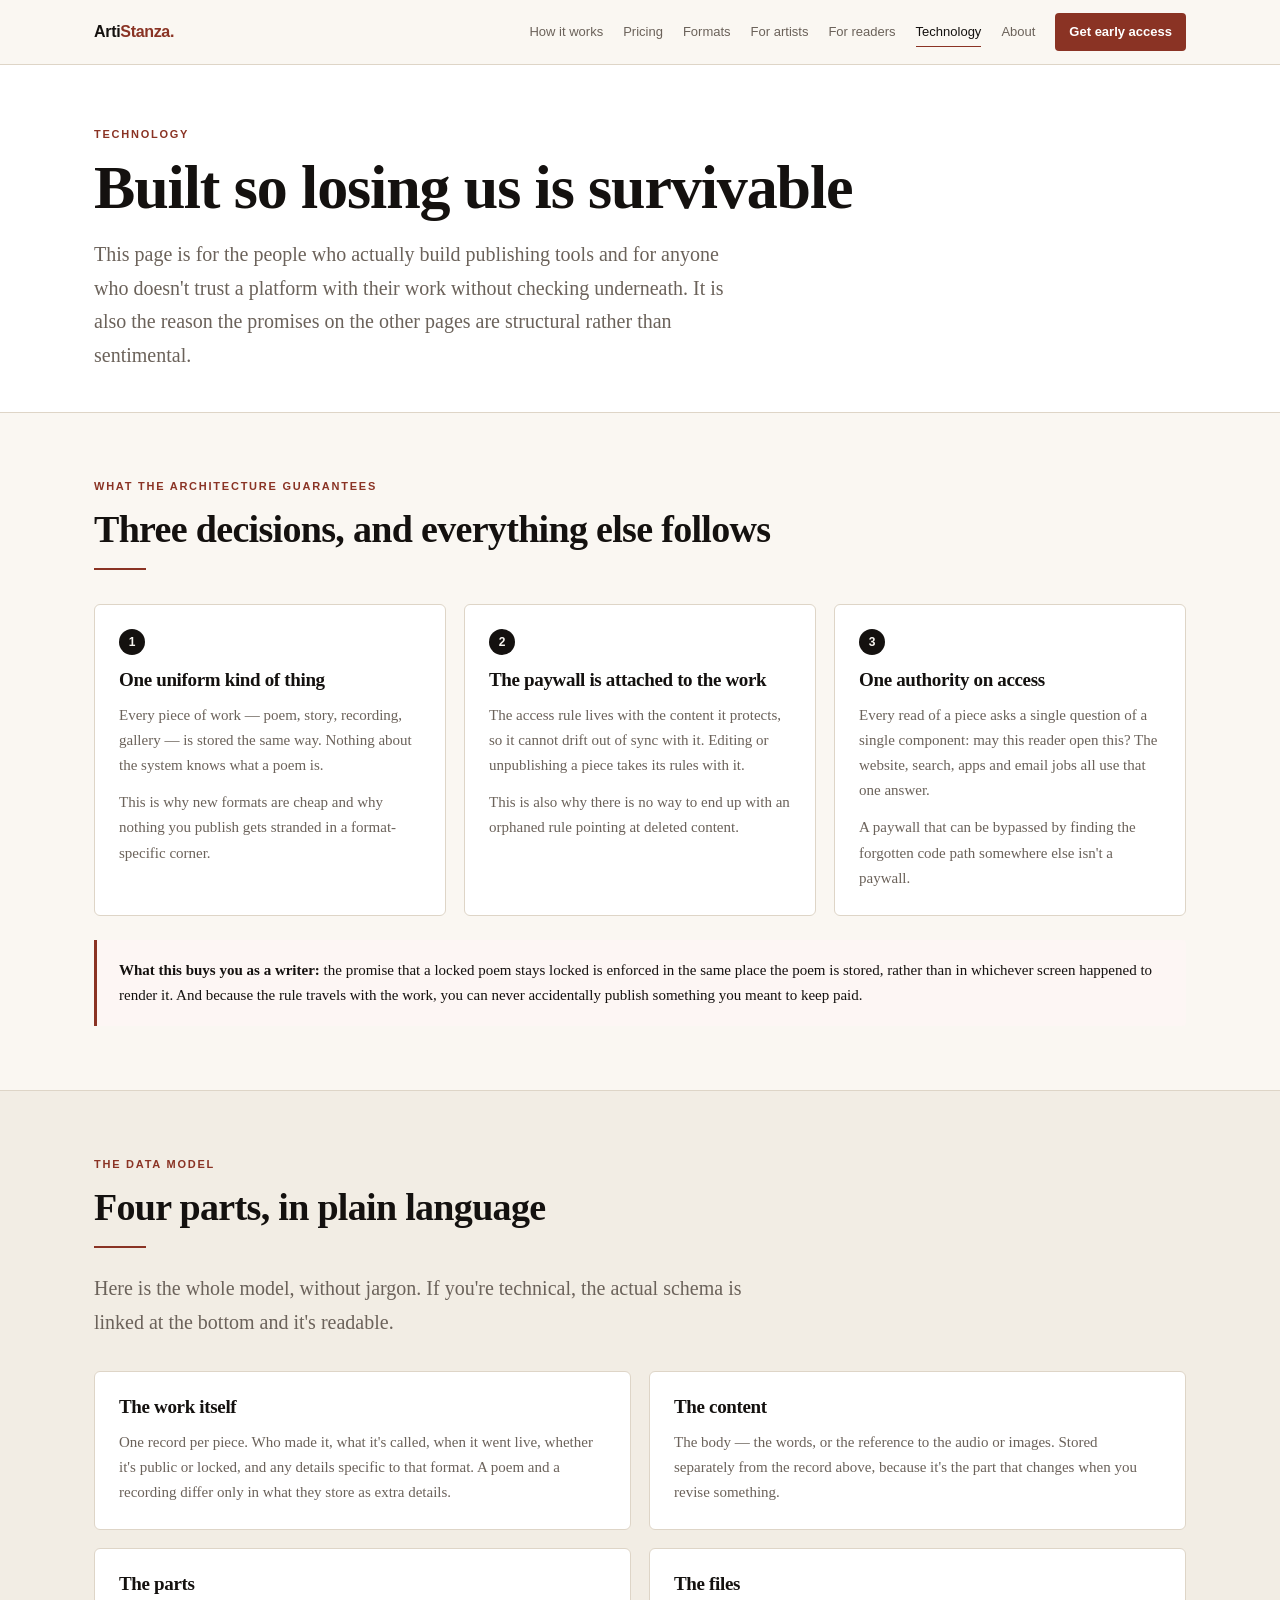
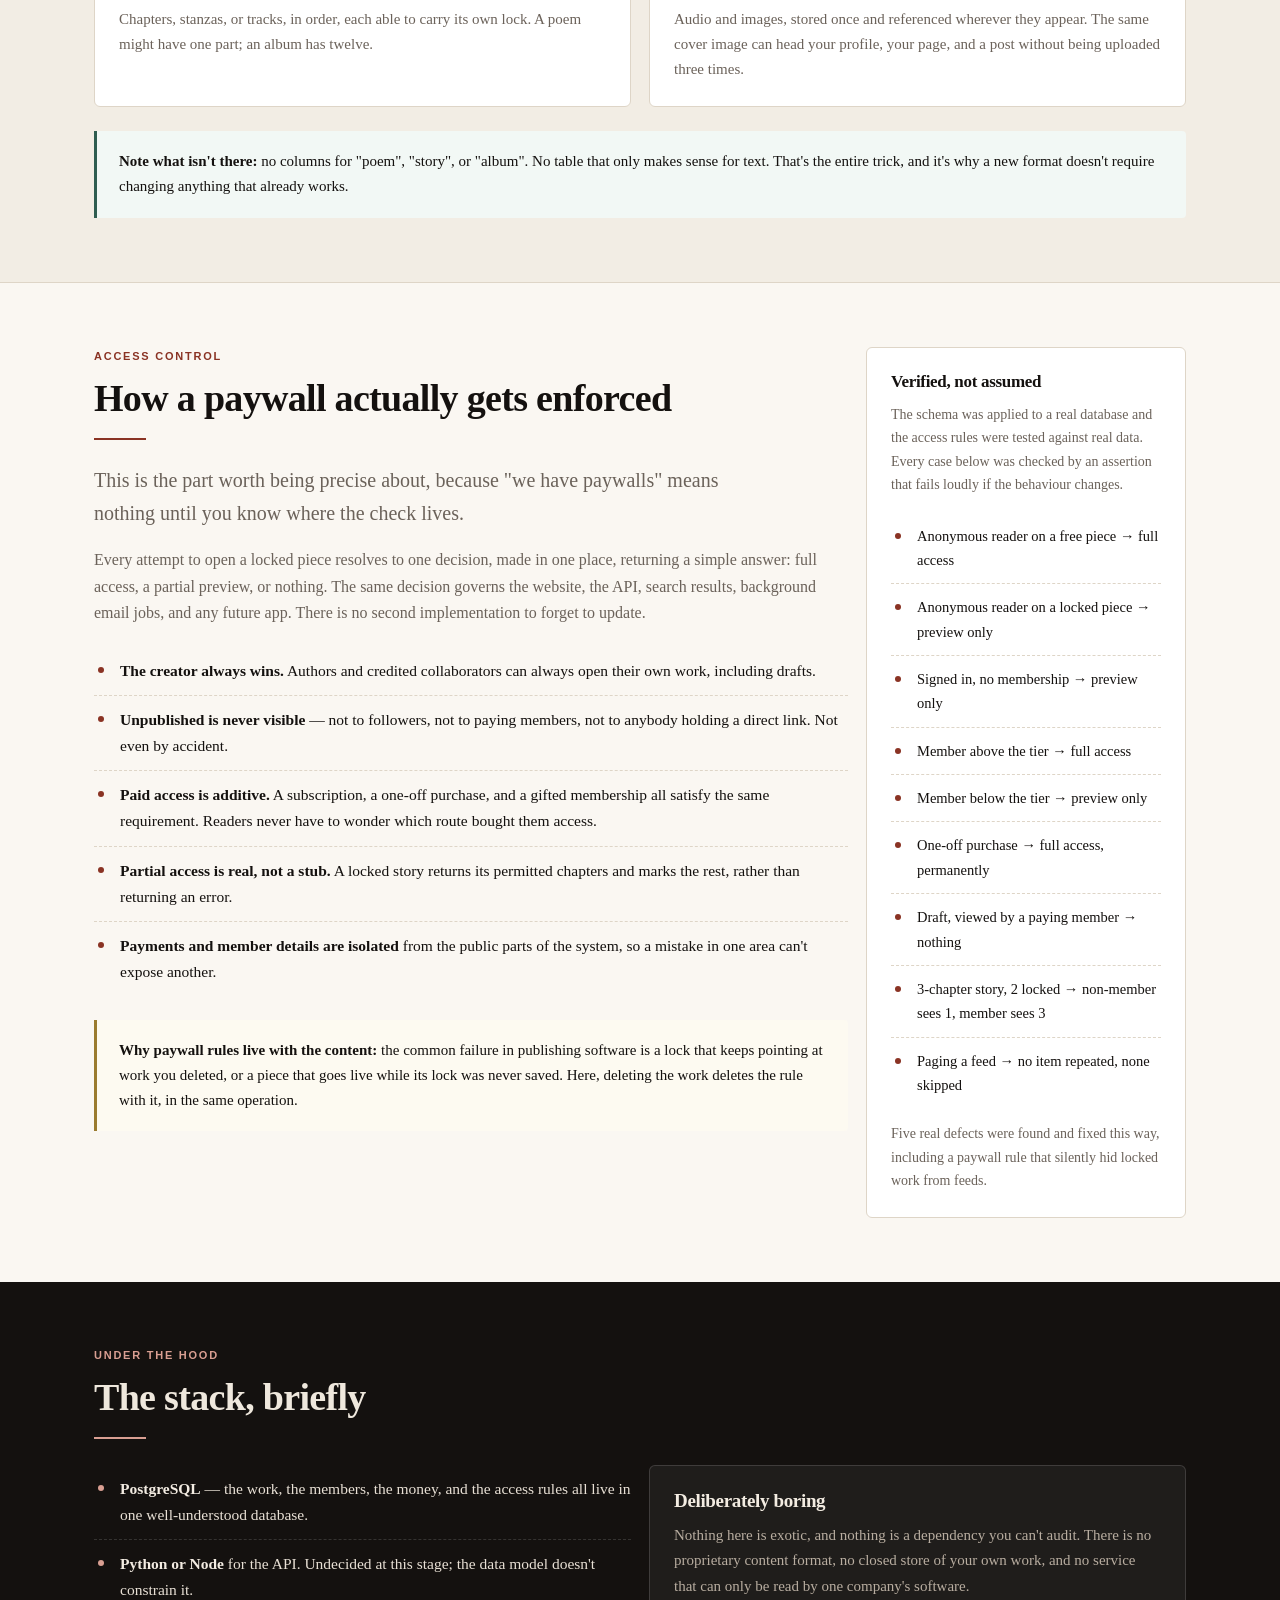
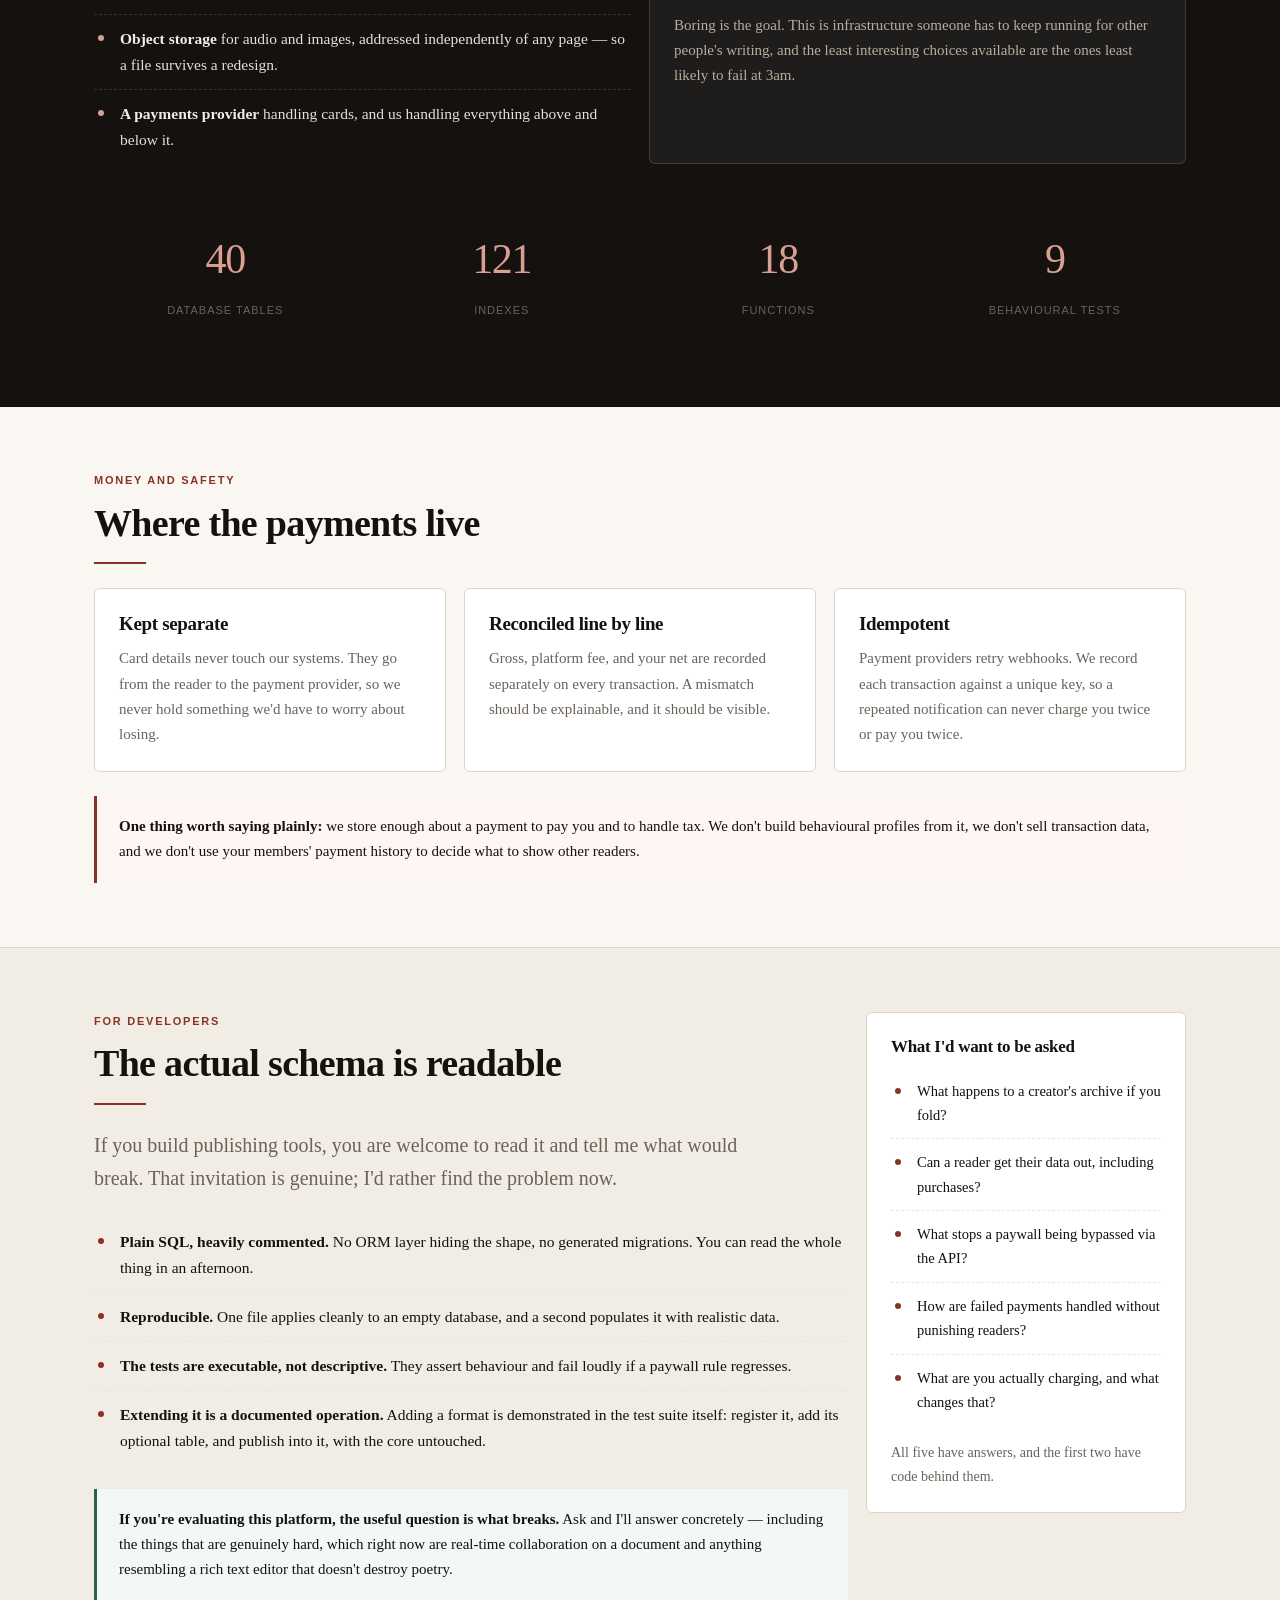
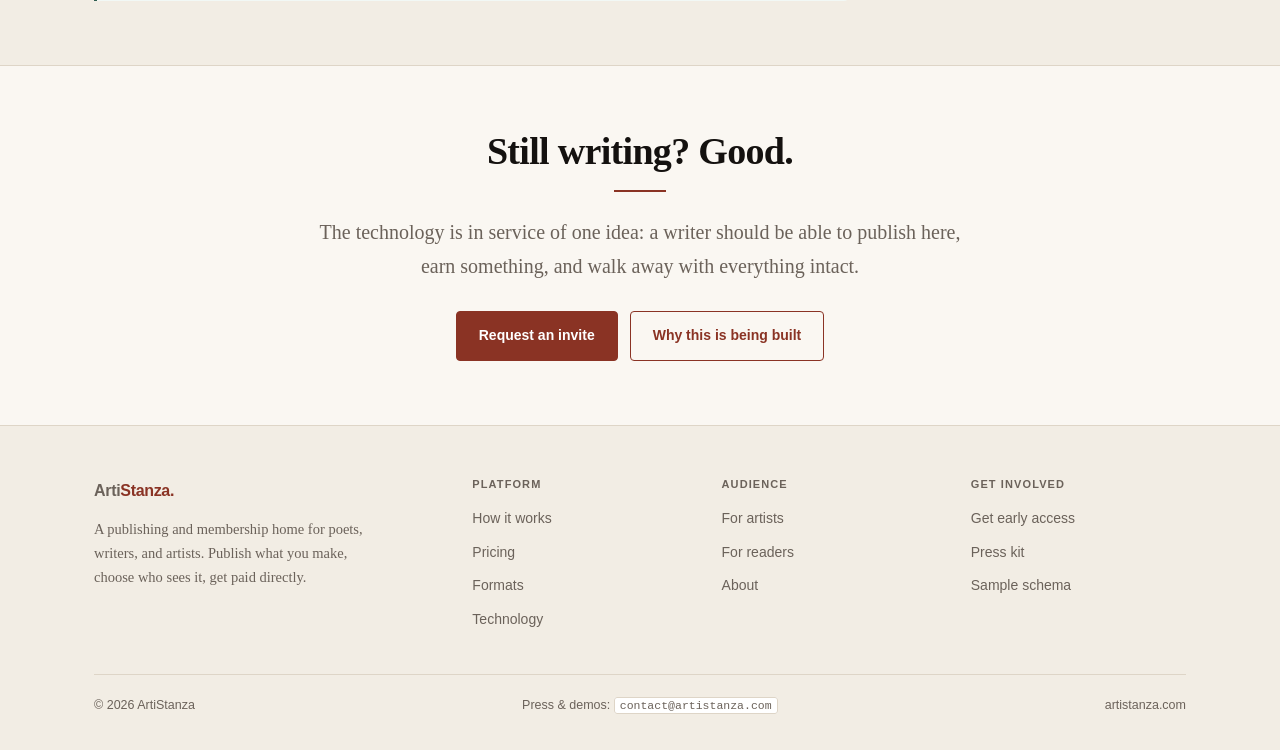
<file: technology.html>
<!DOCTYPE html>
<html lang="en">
<head>
<meta charset="utf-8">
<meta name="viewport" content="width=device-width, initial-scale=1">
<title>Technology — ArtiStanza</title>
<meta name="description" content="How ArtiStanza is built: a generic model for every kind of work, paywall rules enforced in the database, and an archive you can export in plain files.">
<link rel="stylesheet" href="assets/css/site.css">
<link rel="icon" href="data:image/svg+xml,<svg xmlns='http://www.w3.org/2000/svg' viewBox='0 0 32 32'><rect width='32' height='32' rx='6' fill='%2314110f'/><text x='16' y='23' font-family='Georgia,serif' font-size='20' fill='%23faf7f2' text-anchor='middle'>A</text></svg>">
</head>
<body>
<a class="skip" href="#main">Skip to content</a>

<header class="site-head">
  <div class="wrap head-inner">
    <a class="logo" href="index.html">Arti<span>Stanza</span><span class="dot">.</span></a>
    <button class="nav-toggle" aria-expanded="false" aria-controls="primary-nav">Menu</button>
    <nav class="primary" id="primary-nav" aria-label="Primary">
      <a href="how-it-works.html">How it works</a>
      <a href="pricing.html">Pricing</a>
      <a href="formats.html">Formats</a>
      <a href="for-artists.html">For artists</a>
      <a href="for-readers.html">For readers</a>
      <a href="technology.html">Technology</a>
      <a href="about.html">About</a>
      <a class="nav-cta" href="contact.html">Get early access</a>
    </nav>
  </div>
</header>

<main id="main">

  <section class="page-head">
    <div class="wrap">
      <p class="eyebrow">Technology</p>
      <h1>Built so losing us is survivable</h1>
      <p class="lede">
        This page is for the people who actually build publishing tools and for anyone
        who doesn't trust a platform with their work without checking underneath. It is
        also the reason the promises on the other pages are structural rather than
        sentimental.
      </p>
    </div>
  </section>

  <!-- ============ THREE PROPERTIES ============ -->
  <section class="section">
    <div class="wrap">
      <p class="eyebrow">What the architecture guarantees</p>
      <h2>Three decisions, and everything else follows</h2>
      <div class="rule"></div>

      <div class="grid g3" style="margin-top:34px">
        <div class="card">
          <div class="num">1</div>
          <h3>One uniform kind of thing</h3>
          <p>Every piece of work &mdash; poem, story, recording, gallery &mdash; is stored
             the same way. Nothing about the system knows what a poem is.</p>
          <p class="small muted" style="margin-top:12px">
            This is why new formats are cheap and why nothing you publish gets stranded
            in a format-specific corner.
          </p>
        </div>
        <div class="card">
          <div class="num">2</div>
          <h3>The paywall is attached to the work</h3>
          <p>The access rule lives with the content it protects, so it cannot drift out
             of sync with it. Editing or unpublishing a piece takes its rules with it.</p>
          <p class="small muted" style="margin-top:12px">
            This is also why there is no way to end up with an orphaned rule pointing at
            deleted content.
          </p>
        </div>
        <div class="card">
          <div class="num">3</div>
          <h3>One authority on access</h3>
          <p>Every read of a piece asks a single question of a single component: may this
             reader open this? The website, search, apps and email jobs all use that one
             answer.</p>
          <p class="small muted" style="margin-top:12px">
            A paywall that can be bypassed by finding the forgotten code path somewhere
            else isn't a paywall.
          </p>
        </div>
      </div>

      <div class="note">
        <p><b>What this buys you as a writer:</b> the promise that a locked poem stays
        locked is enforced in the same place the poem is stored, rather than in whichever
        screen happened to render it. And because the rule travels with the work, you
        can never accidentally publish something you meant to keep paid.</p>
      </div>
    </div>
  </section>

  <!-- ============ MODEL ============ -->
  <section class="section section-alt">
    <div class="wrap">
      <p class="eyebrow">The data model</p>
      <h2>Four parts, in plain language</h2>
      <div class="rule"></div>
      <p class="lede">
        Here is the whole model, without jargon. If you're technical, the actual schema
        is linked at the bottom and it's readable.
      </p>

      <div class="grid g2" style="margin-top:32px">
        <div class="card">
          <h3>The work itself</h3>
          <p>One record per piece. Who made it, what it's called, when it went live,
             whether it's public or locked, and any details specific to that format.
             A poem and a recording differ only in what they store as extra details.</p>
        </div>
        <div class="card">
          <h3>The content</h3>
          <p>The body &mdash; the words, or the reference to the audio or images. Stored
             separately from the record above, because it's the part that changes when
             you revise something.</p>
        </div>
        <div class="card">
          <h3>The parts</h3>
          <p>Chapters, stanzas, or tracks, in order, each able to carry its own lock.
             A poem might have one part; an album has twelve.</p>
        </div>
        <div class="card">
          <h3>The files</h3>
          <p>Audio and images, stored once and referenced wherever they appear. The same
             cover image can head your profile, your page, and a post without being
             uploaded three times.</p>
        </div>
      </div>

      <div class="note green">
        <p><b>Note what isn't there:</b> no columns for "poem", "story", or "album". No
        table that only makes sense for text. That's the entire trick, and it's why a new
        format doesn't require changing anything that already works.</p>
      </div>
    </div>
  </section>

  <!-- ============ ACCESS ============ -->
  <section class="section">
    <div class="wrap">
      <div class="grid g-side">
        <div>
          <p class="eyebrow">Access control</p>
          <h2>How a paywall actually gets enforced</h2>
          <div class="rule"></div>
          <p class="lede">
            This is the part worth being precise about, because "we have paywalls" means
            nothing until you know where the check lives.
          </p>
          <p class="muted">
            Every attempt to open a locked piece resolves to one decision, made in one
            place, returning a simple answer: full access, a partial preview, or nothing.
            The same decision governs the website, the API, search results, background
            email jobs, and any future app. There is no second implementation to forget
            to update.
          </p>
          <ul class="tight" style="margin-top:20px">
            <li><b>The creator always wins.</b> Authors and credited collaborators can
              always open their own work, including drafts.</li>
            <li><b>Unpublished is never visible</b> &mdash; not to followers, not to paying
              members, not to anybody holding a direct link. Not even by accident.</li>
            <li><b>Paid access is additive.</b> A subscription, a one-off purchase, and a
              gifted membership all satisfy the same requirement. Readers never have to
              wonder which route bought them access.</li>
            <li><b>Partial access is real, not a stub.</b> A locked story returns its
              permitted chapters and marks the rest, rather than returning an error.</li>
            <li><b>Payments and member details are isolated</b> from the public parts of
              the system, so a mistake in one area can't expose another.</li>
          </ul>
          <div class="note gold">
            <p><b>Why paywall rules live with the content:</b> the common failure in
            publishing software is a lock that keeps pointing at work you deleted, or a
            piece that goes live while its lock was never saved. Here, deleting the work
            deletes the rule with it, in the same operation.</p>
          </div>
        </div>

        <aside class="aside">
          <h3>Verified, not assumed</h3>
          <p class="small muted" style="margin-top:10px">
            The schema was applied to a real database and the access rules were tested
            against real data. Every case below was checked by an assertion that fails
            loudly if the behaviour changes.
          </p>
          <ul class="tight" style="margin-top:14px;font-size:14px">
            <li>Anonymous reader on a free piece &rarr; full access</li>
            <li>Anonymous reader on a locked piece &rarr; preview only</li>
            <li>Signed in, no membership &rarr; preview only</li>
            <li>Member above the tier &rarr; full access</li>
            <li>Member below the tier &rarr; preview only</li>
            <li>One-off purchase &rarr; full access, permanently</li>
            <li>Draft, viewed by a paying member &rarr; nothing</li>
            <li>3-chapter story, 2 locked &rarr; non-member sees 1, member sees 3</li>
            <li>Paging a feed &rarr; no item repeated, none skipped</li>
          </ul>
          <p class="small muted" style="margin-top:14px">
            Five real defects were found and fixed this way, including a paywall rule
            that silently hid locked work from feeds.
          </p>
        </aside>
      </div>
    </div>
  </section>

  <!-- ============ SCALE / STACK ============ -->
  <section class="section section-ink">
    <div class="wrap">
      <p class="eyebrow">Under the hood</p>
      <h2>The stack, briefly</h2>
      <div class="rule"></div>

      <div class="grid g2" style="margin-top:26px">
        <div>
          <ul class="tight">
            <li><b>PostgreSQL</b> &mdash; the work, the members, the money, and the access rules all live in one well-understood database.</li>
            <li><b>Python or Node</b> for the API. Undecided at this stage; the data model doesn't constrain it.</li>
            <li><b>Object storage</b> for audio and images, addressed independently of any page &mdash; so a file survives a redesign.</li>
            <li><b>A payments provider</b> handling cards, and us handling everything above and below it.</li>
          </ul>
        </div>
        <div>
          <div class="card" style="background:rgba(255,255,255,.05);border-color:rgba(255,255,255,.14)">
            <h3 style="color:#f3ece2">Deliberately boring</h3>
            <p class="muted" style="font-size:15px">
              Nothing here is exotic, and nothing is a dependency you can't audit. There
              is no proprietary content format, no closed store of your own work, and no
              service that can only be read by one company's software.
            </p>
            <p class="muted" style="font-size:15px;margin-top:14px">
              Boring is the goal. This is infrastructure someone has to keep running for
              other people's writing, and the least interesting choices available are the
              ones least likely to fail at 3am.
            </p>
          </div>
        </div>
      </div>

      <div class="stats" style="margin-top:36px">
        <div class="stat"><div class="v">40</div><div class="k">Database tables</div></div>
        <div class="stat"><div class="v">121</div><div class="k">Indexes</div></div>
        <div class="stat"><div class="v">18</div><div class="k">Functions</div></div>
        <div class="stat"><div class="v">9</div><div class="k">Behavioural tests</div></div>
      </div>
    </div>
  </section>

  <!-- ============ MONEY SAFETY ============ -->
  <section class="section">
    <div class="wrap">
      <p class="eyebrow">Money and safety</p>
      <h2>Where the payments live</h2>
      <div class="rule"></div>
      <div class="grid g3">
        <div class="card">
          <h3>Kept separate</h3>
          <p>Card details never touch our systems. They go from the reader to the payment
             provider, so we never hold something we'd have to worry about losing.</p>
        </div>
        <div class="card">
          <h3>Reconciled line by line</h3>
          <p>Gross, platform fee, and your net are recorded separately on every
             transaction. A mismatch should be explainable, and it should be visible.</p>
        </div>
        <div class="card">
          <h3>Idempotent</h3>
          <p>Payment providers retry webhooks. We record each transaction against a
             unique key, so a repeated notification can never charge you twice or pay you
             twice.</p>
        </div>
      </div>
      <div class="note">
        <p><b>One thing worth saying plainly:</b> we store enough about a payment to pay
        you and to handle tax. We don't build behavioural profiles from it, we don't sell
        transaction data, and we don't use your members' payment history to decide what
        to show other readers.</p>
      </div>
    </div>
  </section>

  <!-- ============ FOR BUILDERS ============ -->
  <section class="section section-alt">
    <div class="wrap">
      <div class="grid g-side">
        <div>
          <p class="eyebrow">For developers</p>
          <h2>The actual schema is readable</h2>
          <div class="rule"></div>
          <p class="lede">
            If you build publishing tools, you are welcome to read it and tell me what
            would break. That invitation is genuine; I'd rather find the problem now.
          </p>
          <ul class="tight" style="margin-top:22px">
            <li><b>Plain SQL, heavily commented.</b> No ORM layer hiding the shape, no
              generated migrations. You can read the whole thing in an afternoon.</li>
            <li><b>Reproducible.</b> One file applies cleanly to an empty database, and a
              second populates it with realistic data.</li>
            <li><b>The tests are executable, not descriptive.</b> They assert behaviour
              and fail loudly if a paywall rule regresses.</li>
            <li><b>Extending it is a documented operation.</b> Adding a format is
              demonstrated in the test suite itself: register it, add its optional table,
              and publish into it, with the core untouched.</li>
          </ul>
          <div class="note green">
            <p><b>If you're evaluating this platform, the useful question is what breaks.</b>
            Ask and I'll answer concretely &mdash; including the things that are genuinely
            hard, which right now are real-time collaboration on a document and anything
            resembling a rich text editor that doesn't destroy poetry.</p>
          </div>
        </div>

        <aside class="aside">
          <h3>What I'd want to be asked</h3>
          <ul class="tight" style="margin-top:10px;font-size:14.5px">
            <li>What happens to a creator's archive if you fold?</li>
            <li>Can a reader get their data out, including purchases?</li>
            <li>What stops a paywall being bypassed via the API?</li>
            <li>How are failed payments handled without punishing readers?</li>
            <li>What are you actually charging, and what changes that?</li>
          </ul>
          <p class="small muted" style="margin-top:16px">
            All five have answers, and the first two have code behind them.
          </p>
        </aside>
      </div>
    </div>
  </section>

  <!-- ============ CTA ============ -->
  <section class="section">
    <div class="wrap narrow center">
      <h2>Still writing? Good.</h2>
      <div class="rule" style="margin-left:auto;margin-right:auto"></div>
      <p class="lede" style="margin:0 auto 28px">
        The technology is in service of one idea: a writer should be able to publish
        here, earn something, and walk away with everything intact.
      </p>
      <div class="btn-row" style="justify-content:center">
        <a class="btn" href="contact.html">Request an invite</a>
        <a class="btn ghost" href="about.html">Why this is being built</a>
      </div>
    </div>
  </section>

</main>

<footer class="site-foot">
  <div class="wrap">
    <div class="foot-grid">
      <div class="foot-col">
        <a class="logo" href="index.html">Arti<span>Stanza</span><span class="dot">.</span></a>
        <p class="foot-about">
          A publishing and membership home for poets, writers, and artists. Publish what
          you make, choose who sees it, get paid directly.
        </p>
      </div>
      <div class="foot-col">
        <h4>Platform</h4>
        <ul>
          <li><a href="how-it-works.html">How it works</a></li>
          <li><a href="pricing.html">Pricing</a></li>
          <li><a href="formats.html">Formats</a></li>
          <li><a href="technology.html">Technology</a></li>
        </ul>
      </div>
      <div class="foot-col">
        <h4>Audience</h4>
        <ul>
          <li><a href="for-artists.html">For artists</a></li>
          <li><a href="for-readers.html">For readers</a></li>
          <li><a href="about.html">About</a></li>
        </ul>
      </div>
      <div class="foot-col">
        <h4>Get involved</h4>
        <ul>
          <li><a href="contact.html">Get early access</a></li>
          <li><a href="contact.html">Press kit</a></li>
          <li><a href="technology.html">Sample schema</a></li>
        </ul>
      </div>
    </div>
    <div class="foot-bottom">
      <div>&copy; 2026 ArtiStanza</div>
      <div>Press &amp; demos: <span class="kbd">contact@artistanza.com</span></div>
      <div>artistanza.com</div>
    </div>
  </div>
</footer>

<script src="assets/js/site.js"></script>
</body>
</html>
</file>
<file: assets/css/site.css>
/* ==========================================================================
   ArtiStanza — shared design system
   One stylesheet for every page. No frameworks, no build step.
   ========================================================================== */

:root {
  --ink:      #14110f;
  --paper:    #faf7f2;
  --paper-2:  #f2ede4;
  --card:     #ffffff;
  --muted:    #6b625a;
  --line:     #ded5c7;
  --line-2:   #ece5d9;
  --accent:   #8a3324;
  --accent-2: #2f5d50;
  --gold:     #9a7b2f;
  --free:     #2f5d50;
  --locked:   #8a3324;

  --serif: "Iowan Old Style", "Palatino Linotype", Palatino, Georgia, "Times New Roman", serif;
  --sans:  "Inter", -apple-system, BlinkMacSystemFont, "Segoe UI", Roboto, Helvetica, Arial, sans-serif;
  --mono:  ui-monospace, "SF Mono", Menlo, Consolas, "Liberation Mono", monospace;

  --wrap: 1140px;
  --shadow: 0 1px 2px rgba(20,17,15,.05), 0 8px 24px rgba(20,17,15,.06);
  --radius: 6px;
}

*, *::before, *::after { box-sizing: border-box; }

html { scroll-behavior: smooth; scroll-padding-top: 84px; }

body {
  margin: 0;
  background: var(--paper);
  color: var(--ink);
  font: 16px/1.68 var(--serif);
  -webkit-font-smoothing: antialiased;
  text-rendering: optimizeLegibility;
}

img { max-width: 100%; height: auto; }

/* ---------- layout ---------- */
.wrap { width: 100%; max-width: var(--wrap); margin: 0 auto; padding: 0 24px; }
.narrow { max-width: 760px; }
.section { padding: 64px 0; }
.section-tight { padding: 40px 0; }
.section-alt { background: var(--paper-2); border-top: 1px solid var(--line); border-bottom: 1px solid var(--line); }
.section-ink { background: var(--ink); color: #efe8dd; }
.section-ink .muted { color: #b8ada0; }

.stack > * + * { margin-top: 18px; }

/* ---------- type ---------- */
h1, h2, h3, h4 { letter-spacing: -.018em; line-height: 1.12; margin: 0 0 12px; }
h1 { font-size: clamp(36px, 5.6vw, 62px); line-height: 1.04; }
h2 { font-size: clamp(27px, 3.3vw, 38px); }
h3 { font-size: 20px; }
h4 { font-size: 16px; }

p { margin: 0 0 16px; }
p:last-child { margin-bottom: 0; }

.lede { font-size: clamp(17px, 2vw, 20px); color: var(--muted); max-width: 66ch; }
.muted { color: var(--muted); }
.small { font-size: 14px; }
.center { text-align: center; }
.mono { font-family: var(--mono); }

.eyebrow {
  font-family: var(--sans);
  font-size: 11px; letter-spacing: .16em; text-transform: uppercase;
  color: var(--accent); font-weight: 700; margin: 0 0 12px;
}
.section-ink .eyebrow { color: #d99f92; }

.rule { height: 2px; width: 52px; background: var(--accent); margin: 18px 0 24px; }
.section-ink .rule { background: #d99f92; }

/* ---------- header ---------- */
.site-head {
  position: sticky; top: 0; z-index: 50;
  background: rgba(250,247,242,.94);
  -webkit-backdrop-filter: blur(10px);
  backdrop-filter: blur(10px);
  border-bottom: 1px solid var(--line);
}
.head-inner { display: flex; align-items: center; gap: 22px; min-height: 64px; }

.logo {
  font-family: var(--sans); font-weight: 800; font-size: 16px;
  letter-spacing: -.02em; color: var(--ink); text-decoration: none; flex: none;
}
.logo span { color: var(--accent); }
.logo .dot { color: var(--accent); }

.primary { display: flex; align-items: center; gap: 20px; margin-left: auto; }
.primary a {
  font-family: var(--sans); font-size: 13px; color: var(--muted);
  text-decoration: none; padding: 4px 0; border-bottom: 1.5px solid transparent;
  white-space: nowrap;
}
.primary a:hover { color: var(--accent); border-bottom-color: var(--accent); }
.primary a[aria-current="page"] { color: var(--ink); border-bottom-color: var(--accent); }
.primary .nav-cta {
  background: var(--accent); color: #fff; font-weight: 600;
  padding: 8px 14px; border-radius: 4px; border-bottom: 0;
}
.primary .nav-cta:hover { background: #712a1d; color: #fff; }

.nav-toggle {
  display: none; margin-left: auto; background: none; cursor: pointer;
  border: 1px solid var(--line); border-radius: 4px; padding: 8px 12px;
  font-family: var(--sans); font-size: 13px; color: var(--ink);
}

@media (max-width: 900px) {
  .nav-toggle { display: block; }
  .primary {
    display: none; position: absolute; left: 0; right: 0; top: 100%;
    flex-direction: column; align-items: stretch; gap: 0;
    background: var(--paper); border-bottom: 1px solid var(--line);
    padding: 8px 24px 16px; box-shadow: var(--shadow);
  }
  .primary.open { display: flex; }
  .primary a { padding: 12px 0; border-bottom: 1px solid var(--line-2); }
  .primary .nav-cta { margin-top: 14px; text-align: center; border: 0; }
  .head-inner { position: relative; }
}

/* ---------- buttons ---------- */
.btn {
  display: inline-block; font-family: var(--sans); font-size: 14px; font-weight: 600;
  background: var(--accent); color: #fff; padding: 12px 22px; border-radius: 4px;
  border: 1px solid var(--accent); text-decoration: none; cursor: pointer;
  transition: background .15s ease;
}
.btn:hover { background: #712a1d; color: #fff; }
.btn.ghost { background: transparent; color: var(--accent); }
.btn.ghost:hover { background: #f7ede9; color: var(--accent); }
.btn.small { font-size: 13px; padding: 8px 15px; }
.btn-row { display: flex; gap: 12px; flex-wrap: wrap; align-items: center; }

/* ---------- hero ---------- */
.hero {
  position: relative; overflow: hidden;
  padding: 84px 0 76px;
  background:
    radial-gradient(1100px 520px at 12% -20%, #fff 0%, transparent 62%),
    linear-gradient(160deg, #fdfbf7 0%, #f3eee5 100%);
  border-bottom: 1px solid var(--line);
}
.hero-inner { position: relative; z-index: 1; max-width: 720px; }
.hero .lede { margin-top: 22px; }
.hero .btn-row { margin-top: 32px; }

.hero-stanza {
  position: absolute; right: 3%; top: 50%; transform: translateY(-50%);
  font-size: 15px; line-height: 2.2; color: var(--line);
  white-space: pre; font-style: italic; user-select: none; pointer-events: none;
  text-align: left;
}
@media (max-width: 1000px) { .hero-stanza { display: none; } }

.badge {
  display: inline-block; font-family: var(--sans); font-size: 11px;
  letter-spacing: .12em; text-transform: uppercase; font-weight: 700;
  color: var(--accent); border: 1px solid currentColor; border-radius: 999px;
  padding: 5px 13px; margin-bottom: 24px;
}

.hero-meta {
  margin-top: 46px; padding-top: 22px; border-top: 1px solid var(--line);
  display: flex; flex-wrap: wrap; gap: 38px;
  font-family: var(--sans); font-size: 13px; color: var(--muted);
}
.hero-meta b { display: block; color: var(--ink); font-size: 14.5px; font-weight: 600; margin-top: 3px; }

/* ---------- page head ---------- */
.page-head { padding: 60px 0 40px; border-bottom: 1px solid var(--line); background: #fff; }
.page-head .lede { margin-top: 18px; }

/* ---------- grids + cards ---------- */
.grid { display: grid; gap: 18px; }
.g2 { grid-template-columns: repeat(2, 1fr); }
.g3 { grid-template-columns: repeat(3, 1fr); }
.g4 { grid-template-columns: repeat(4, 1fr); }
.g-side { grid-template-columns: minmax(0,1fr) 320px; align-items: start; }
@media (max-width: 940px) { .g3, .g4, .g-side { grid-template-columns: 1fr 1fr; } }
@media (max-width: 700px) { .g2, .g3, .g4, .g-side { grid-template-columns: 1fr; } }

.card {
  border: 1px solid var(--line); border-radius: var(--radius);
  padding: 24px; background: var(--card); height: 100%;
}
.card.flat { background: var(--paper); }
.card .num {
  font-family: var(--sans); font-size: 12px; font-weight: 700; color: var(--paper);
  background: var(--ink); width: 26px; height: 26px; border-radius: 50%;
  display: grid; place-items: center; margin-bottom: 14px;
}
.card p { font-size: 15px; color: var(--muted); margin: 0; }
.card h3 { font-size: 19px; }
.card-link { text-decoration: none; color: inherit; display: block; transition: border-color .15s ease, transform .15s ease; }
.card-link:hover { border-color: var(--accent); transform: translateY(-2px); }
.card-more { font-family: var(--sans); font-size: 13px; font-weight: 600; color: var(--accent); margin-top: 14px; display: block; }

/* ---------- lists ---------- */
ul.tight, ol.tight { margin: 0; padding-left: 0; list-style: none; }
ul.tight li, ol.tight li {
  padding: 11px 0 11px 26px; position: relative;
  border-bottom: 1px dashed var(--line); font-size: 15.5px;
}
ul.tight li:last-child, ol.tight li:last-child { border-bottom: 0; }
ul.tight li::before {
  content: ""; position: absolute; left: 4px; top: 20px;
  width: 6px; height: 6px; background: var(--accent); border-radius: 50%;
}
ol.tight { counter-reset: n; }
ol.tight li::before {
  counter-increment: n; content: counter(n);
  position: absolute; left: 0; top: 12px;
  font-family: var(--sans); font-size: 11px; font-weight: 700; color: #fff;
  background: var(--accent); width: 20px; height: 20px; border-radius: 50%;
  display: grid; place-items: center;
}
.section-alt ul.tight li, .card ul.tight li { border-bottom-color: var(--line-2); }
.section-ink ul.tight li { border-bottom-color: rgba(255,255,255,.14); color: #e8e0d5; }
.section-ink ul.tight li::before { background: #d99f92; }
.section-ink ul.tight li b { color: #f3ece2; }

/* ---------- rules (checklist) ---------- */
ul.rules { list-style: none; margin: 0; padding: 0; }
ul.rules li {
  position: relative; padding: 12px 0 12px 30px;
  border-bottom: 1px dashed var(--line); font-size: 16px;
}
ul.rules li:last-child { border-bottom: 0; }
ul.rules li::before {
  content: "\2713"; position: absolute; left: 2px; top: 11px;
  font-family: var(--sans); font-size: 15px; font-weight: 700; color: var(--accent-2);
}

/* ---------- status tick ---------- */
.tick {
  display: inline-block; font-family: var(--sans); font-size: 10.5px; font-weight: 700;
  letter-spacing: .12em; text-transform: uppercase;
  padding: 4px 10px; border-radius: 3px; margin-bottom: 14px;
}
.tick.done  { color: var(--accent-2); background: #f0f7f4; border: 1px solid #b9d2c8; }
.tick.doing { color: var(--gold);     background: #fdfaf1; border: 1px solid #e0d0a4; }
.tick.todo  { color: var(--muted);    background: var(--paper-2); border: 1px solid var(--line); }

/* ---------- pills ---------- */
.pill {
  display: inline-flex; align-items: center; gap: 7px;
  font-family: var(--sans); font-size: 12px; font-weight: 600;
  padding: 5px 11px; border-radius: 999px; border: 1px solid var(--line);
  background: var(--card); color: var(--muted); white-space: nowrap;
}
.pill.free   { color: var(--free);   border-color: #b9d2c8; background: #f0f7f4; }
.pill.locked { color: var(--locked); border-color: #e3c3bc; background: #fbf0ed; }
.pill.member { color: var(--accent-2); border-color: #b9d2c8; background: #f0f7f4; }
.pill.gold   { color: var(--gold); border-color: #e0d0a4; background: #fdfaf1; }
.pill-row { display: flex; gap: 8px; flex-wrap: wrap; }

/* ---------- tables ---------- */
.table-wrap { overflow-x: auto; border: 1px solid var(--line); border-radius: var(--radius); background: var(--card); }
table { width: 100%; border-collapse: collapse; font-family: var(--sans); font-size: 14.5px; min-width: 560px; }
th, td { text-align: left; padding: 14px 16px; border-bottom: 1px solid var(--line-2); vertical-align: top; }
thead th {
  font-size: 11.5px; letter-spacing: .09em; text-transform: uppercase;
  color: var(--muted); border-bottom: 2px solid var(--line); background: var(--paper);
  white-space: nowrap;
}
tbody th { font-weight: 600; }
tbody tr:last-child th, tbody tr:last-child td { border-bottom: 0; }
td.yes { color: var(--accent-2); font-weight: 600; }
td.no  { color: #b3a99c; }

/* ---------- pricing ---------- */
.tiers { display: grid; grid-template-columns: repeat(3, 1fr); gap: 16px; }
@media (max-width: 900px) { .tiers { grid-template-columns: 1fr; } }
.tier {
  border: 1px solid var(--line); border-radius: var(--radius);
  padding: 28px 26px; background: var(--card); position: relative;
  display: flex; flex-direction: column;
}
.tier.featured { border-color: var(--accent); box-shadow: var(--shadow); }
.tier.featured::before {
  content: "Most chosen"; position: absolute; top: -11px; left: 22px;
  background: var(--accent); color: #fff; font-family: var(--sans);
  font-size: 10px; letter-spacing: .1em; text-transform: uppercase;
  padding: 4px 10px; border-radius: 3px; font-weight: 700;
}
.tier .price { font-size: 36px; letter-spacing: -.025em; margin: 10px 0 2px; }
.tier .price small { font-size: 14px; color: var(--muted); letter-spacing: 0; }
.tier .price-note { font-size: 14px; color: var(--muted); margin: 0 0 4px; }
.tier ul {
  margin: 18px 0 0; padding: 0; list-style: none;
  font-family: var(--sans); font-size: 14px; color: var(--muted); flex: 1;
}
.tier ul li { padding: 6px 0 6px 22px; position: relative; }
.tier ul li::before { content: "\2713"; position: absolute; left: 0; color: var(--accent-2); font-weight: 700; }
.tier .btn { margin-top: 22px; text-align: center; }

/* ---------- stats ---------- */
.stats { display: grid; grid-template-columns: repeat(4, 1fr); gap: 14px; }
@media (max-width: 760px) { .stats { grid-template-columns: repeat(2, 1fr); } }
.stat { text-align: center; padding: 24px 12px; }
.stat .v { font-size: clamp(30px, 4vw, 42px); letter-spacing: -.03em; color: var(--accent); }
.section-ink .stat .v { color: #d99f92; }
.stat .k {
  font-family: var(--sans); font-size: 11px; letter-spacing: .09em;
  text-transform: uppercase; color: var(--muted); margin-top: 6px;
}

/* ---------- vs comparison ---------- */
.vs { display: grid; grid-template-columns: repeat(2, 1fr); border: 1px solid var(--line); border-radius: var(--radius); overflow: hidden; }
@media (max-width: 800px) { .vs { grid-template-columns: 1fr; } }
.vs > div { padding: 28px 30px; }
.vs .old { background: var(--paper-2); }
.vs .new { background: var(--card); border-left: 1px solid var(--line); }
.vs h3 {
  font-family: var(--sans); font-size: 12px; letter-spacing: .09em;
  text-transform: uppercase; color: var(--muted); margin-bottom: 12px;
}
.vs ul.tight li { font-size: 15px; }
.vs .old ul.tight li::before { background: #b3a99c; }

/* ---------- code ---------- */
pre {
  background: #1c1917; color: #e7e1d9; padding: 20px 22px; border-radius: var(--radius);
  overflow-x: auto; font-family: var(--mono); font-size: 13px; line-height: 1.72; margin: 0;
}
pre .c { color: #9a9086; font-style: italic; }
pre .k { color: #d99f92; }
pre .s { color: #a8c5a5; }
code { font-family: var(--mono); font-size: .9em; }
:not(pre) > code {
  background: var(--paper-2); padding: 2px 6px; border-radius: 3px;
  border: 1px solid var(--line); white-space: nowrap;
}

/* ---------- note / callout ---------- */
.note {
  border-left: 3px solid var(--accent); background: #fdf6f4;
  padding: 18px 22px; border-radius: 0 4px 4px 0; margin-top: 24px;
}
.note.gold { border-left-color: var(--gold); background: #fdfaf1; }
.note.green { border-left-color: var(--accent-2); background: #f2f8f5; }
.note p { font-size: 15px; margin-bottom: 0; }
.note p + p { margin-top: 10px; }
.note b { font-weight: 600; }

/* ---------- mock UI ---------- */
.mock { border: 1px solid var(--line); border-radius: var(--radius); overflow: hidden; background: var(--paper); height: 100%; }
.mock-bar {
  background: var(--ink); color: #efe8dd; font-family: var(--sans);
  font-size: 12.5px; padding: 11px 15px; display: flex; gap: 12px; align-items: center;
}
.mock-bar .spacer { flex: 1; }
.mock-body { padding: 16px; }
.post { background: var(--card); border: 1px solid var(--line); border-radius: 5px; padding: 16px 18px; margin-bottom: 12px; }
.post:last-child { margin-bottom: 0; }
.post.locked { background: repeating-linear-gradient(-45deg, #fff, #fff 10px, #fbf7f1 10px, #fbf7f1 20px); }
.post-head { display: flex; align-items: center; gap: 10px; margin-bottom: 8px; font-family: var(--sans); font-size: 13px; }
.avatar {
  width: 30px; height: 30px; border-radius: 50%; background: var(--accent); color: #fff;
  display: grid; place-items: center; font-size: 12px; font-weight: 700;
  font-family: var(--sans); flex: none;
}
.post-title { font-size: 17px; margin: 0 0 6px; }
.post-body { margin: 0; font-size: 15px; color: var(--muted); }
.poem { font-style: italic; white-space: pre-line; line-height: 1.85; font-size: 15.5px; color: var(--ink); margin: 0; }
.lockbar {
  margin-top: 12px; padding-top: 12px; border-top: 1px dashed var(--line);
  display: flex; align-items: center; gap: 12px; flex-wrap: wrap;
  font-family: var(--sans); font-size: 13px; color: var(--locked);
}
.post-foot { margin-top: 12px; font-family: var(--sans); font-size: 12.5px; color: var(--muted); }

/* ---------- FAQ ---------- */
.faq { border-top: 1px solid var(--line); }
.faq details { border-bottom: 1px solid var(--line); }
.faq summary {
  font-family: var(--sans); font-size: 16px; font-weight: 600;
  padding: 18px 34px 18px 0; cursor: pointer; list-style: none; position: relative;
}
.faq summary::-webkit-details-marker { display: none; }
.faq summary::after {
  content: "+"; position: absolute; right: 6px; top: 16px;
  font-size: 20px; color: var(--accent); font-weight: 400;
}
.faq details[open] summary::after { content: "\2212"; }
.faq details[open] summary { color: var(--accent); }
.faq .answer { padding: 0 0 20px; color: var(--muted); max-width: 72ch; }

/* ---------- roadmap ---------- */
.phase { border-left: 2px solid var(--line); padding: 0 0 28px 26px; position: relative; }
.phase:last-child { padding-bottom: 0; }
.phase::before {
  content: ""; position: absolute; left: -7px; top: 6px; width: 12px; height: 12px;
  border-radius: 50%; background: var(--paper); border: 2px solid var(--line);
}
.phase.now::before { background: var(--accent); border-color: var(--accent); }
.phase.done::before { background: var(--accent-2); border-color: var(--accent-2); }
.phase h3 { font-family: var(--sans); font-size: 15px; margin-bottom: 2px; }
.phase .when {
  font-family: var(--sans); font-size: 11px; letter-spacing: .1em;
  text-transform: uppercase; color: var(--accent); font-weight: 700;
}
.phase.done .when { color: var(--accent-2); }
.phase p { margin: 8px 0 0; font-size: 15px; color: var(--muted); }

/* ---------- form ---------- */
.form { max-width: 620px; }
.field { margin-bottom: 20px; }
.field label {
  display: block; font-family: var(--sans); font-size: 13px; font-weight: 600;
  margin-bottom: 6px;
}
.field .hint { font-weight: 400; color: var(--muted); font-size: 12.5px; }
.field input, .field select, .field textarea {
  width: 100%; font-family: var(--sans); font-size: 15px;
  padding: 11px 13px; border: 1px solid var(--line); border-radius: 4px;
  background: var(--card); color: var(--ink);
}
.field input:focus, .field select:focus, .field textarea:focus {
  outline: 2px solid rgba(138,51,36,.35); outline-offset: 0; border-color: var(--accent);
}
.field textarea { min-height: 120px; resize: vertical; }
.choice { display: flex; gap: 10px; align-items: flex-start; margin-bottom: 10px; font-size: 15px; }
.choice input { margin-top: 5px; flex: none; }

/* ---------- sidebar / aside ---------- */
.aside { border: 1px solid var(--line); border-radius: var(--radius); padding: 24px; background: var(--card); }
.aside.sticky { position: sticky; top: 84px; }
.aside h3 { font-size: 17px; }
.aside ul.tight li { font-size: 14.5px; }

.toc { list-style: none; margin: 0; padding: 0; font-family: var(--sans); font-size: 14px; }
.toc li { padding: 7px 0; border-bottom: 1px solid var(--line-2); }
.toc li:last-child { border-bottom: 0; }
.toc a { color: var(--muted); text-decoration: none; }
.toc a:hover { color: var(--accent); }

/* ---------- quote ---------- */
.quote {
  font-size: clamp(19px, 2.4vw, 25px); font-style: italic; line-height: 1.5;
  color: var(--ink); max-width: 34ch; margin: 0;
}
.quote-cite { font-family: var(--sans); font-style: normal; font-size: 13px; color: var(--muted); margin-top: 18px; }
.section-ink .quote { color: #f3ece2; }

/* ---------- footer ---------- */
.site-foot {
  border-top: 1px solid var(--line); background: var(--paper-2);
  padding: 52px 0 34px; margin-top: 0;
}
.foot-grid { display: grid; grid-template-columns: 1.6fr repeat(3, 1fr); gap: 34px; }
@media (max-width: 800px) { .foot-grid { grid-template-columns: 1fr 1fr; } }
@media (max-width: 520px) { .foot-grid { grid-template-columns: 1fr; } }
.foot-col h4 {
  font-family: var(--sans); font-size: 11px; letter-spacing: .1em;
  text-transform: uppercase; color: var(--muted); margin: 0 0 12px;
}
.foot-col ul { list-style: none; margin: 0; padding: 0; font-family: var(--sans); font-size: 14px; }
.foot-col li { padding: 5px 0; }
.foot-col a { color: var(--muted); text-decoration: none; }
.foot-col a:hover { color: var(--accent); }
.foot-about { font-size: 14.5px; color: var(--muted); max-width: 38ch; margin-top: 12px; }
.foot-bottom {
  margin-top: 38px; padding-top: 20px; border-top: 1px solid var(--line);
  display: flex; justify-content: space-between; gap: 16px; flex-wrap: wrap;
  font-family: var(--sans); font-size: 12.5px; color: var(--muted);
}
.kbd {
  font-family: var(--mono); font-size: 11.5px; border: 1px solid var(--line);
  background: var(--card); border-radius: 3px; padding: 1px 5px;
}

/* ---------- misc ---------- */
.skip {
  position: absolute; left: -9999px; top: 0; background: var(--ink); color: #fff;
  padding: 12px 18px; z-index: 100; font-family: var(--sans); font-size: 14px;
}
.skip:focus { left: 0; }
:focus-visible { outline: 2px solid var(--accent); outline-offset: 2px; }
hr.rule-thin { border: 0; border-top: 1px solid var(--line); margin: 44px 0; }
details:not(.faq) > summary { cursor: pointer; }
.tag-list { display: flex; flex-wrap: wrap; gap: 8px; }
.nowrap { white-space: nowrap; }

@media (prefers-reduced-motion: reduce) {
  html { scroll-behavior: auto; }
  * { transition: none !important; animation: none !important; }
}

@media print {
  .site-head, .site-foot, .nav-toggle { display: none; }
  body { background: #fff; }
  .slide, .card, .tier, .mock, .table-wrap { break-inside: avoid; }
  a[href^="http"]::after { content: " (" attr(href) ")"; font-size: 11px; color: #666; }
}
</file>
